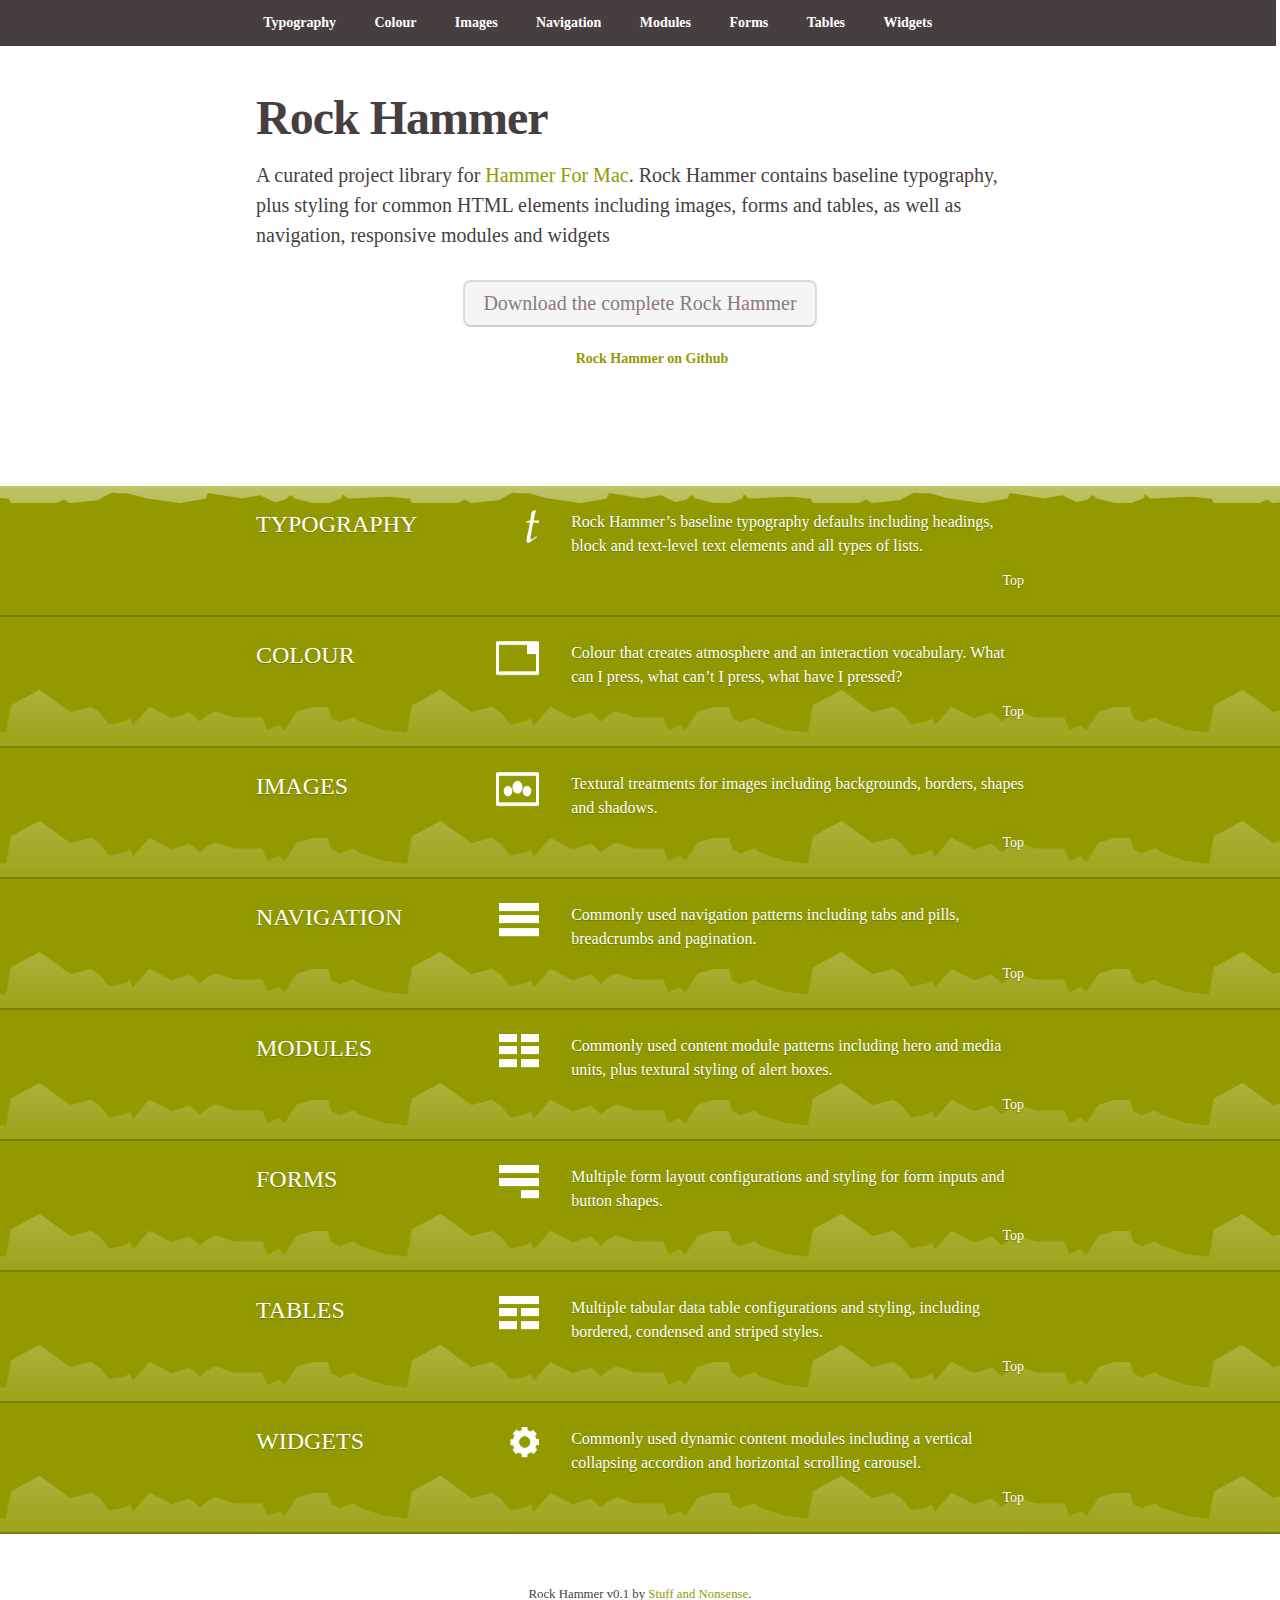
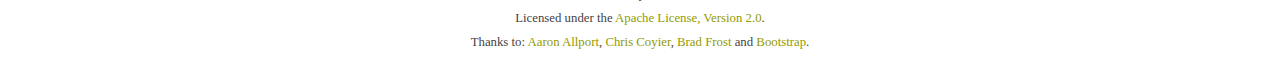
<file: github.io.html>
<!doctype html>

<!-- 
Rock Hammer by Andy Clarke
Version: 0.1
URL: http://stuffandnonsense.co.uk/projects/rock-hammer/
Apache License: v2.0. http://www.apache.org/licenses/LICENSE-2.0
-->
<!--[if lt IE 7]><html class="no-js lt-ie9 lt-ie8 lt-ie7" lang="en"> <![endif]-->
<!--[if (IE 7)&!(IEMobile)]><html class="no-js lt-ie9 lt-ie8" lang="en"><![endif]-->
<!--[if (IE 8)&!(IEMobile)]><html class="no-js lt-ie9" lang="en"><![endif]-->
<!--[if gt IE 8]><!--> <html class="no-js" lang="en"><!--<![endif]-->

<head>
<title>Rock Hammer</title>
<meta charset="utf-8">
<meta name="viewport" content="width=device-width, initial-scale=1.0">
<meta http-equiv="cleartype" content="on">
<meta http-equiv="X-UA-Compatible" content="IE=edge,chrome=1">

<meta name="description" content="">
<meta name="author" content="">

<!-- For all browsers -->
<link rel='stylesheet' href='css/rock-hammer.css'>

<!-- JavaScript -->
<script src='js/vendor/head.load.min.js'></script>
<script src='js/vendor/modernizr-2.6.2-min.js'></script>
<script src='js/vendor/jquery-1.8.3-min.js'></script>

<!--[if (lt IE 9) & (!IEMobile)]>
<script src='js/vendor/selectivizr-min.js'></script>
<link rel='stylesheet' href='css/lte-ie8.css'>
<![endif]-->

<link rel="shortcut icon" href="img/favicon.ico">
<link rel="shortcut icon" href="img/favicon.png">
<!-- <link rel="apple-touch-icon-precomposed" href="img/l/apple-touch-icon-precomposed.png"> -->
<!-- <link rel="apple-touch-icon-precomposed" sizes="72x72" href="img/m/apple-touch-icon-72x72-precomposed.png"> -->
<!-- <link rel="apple-touch-icon-precomposed" sizes="114x114" href="img/h/apple-touch-icon-114x114-precomposed.png"> -->
<!-- <link rel="apple-touch-icon-precomposed" sizes="144x144" href="img/h/apple-touch-icon-144x144-precomposed.png"> -->
<!--iOS -->
<!-- <meta name="apple-mobile-web-app-title" content="Rock Hammer"> -->
<!-- <meta name="viewport" content="initial-scale=1.0"> (Use if apple-mobile-web-app-capable below is set to yes) -->
<!-- <meta name="apple-mobile-web-app-capable" content="yes"> -->
<!-- <meta name="apple-mobile-web-app-status-bar-style" content="black"> -->
<!-- Startup images -->
<!-- <link rel="apple-touch-startup-image" href="img/startup/startup-320x460.png" media="screen and (max-device-width:320px)"> -->
<!-- <link rel="apple-touch-startup-image" href="img/startup/startup-640x920.png" media="(max-device-width:480px) and (-webkit-min-device-pixel-ratio:2)"> -->
<!-- <link rel="apple-touch-startup-image" href="img/startup/startup-640x1096.png" media="(max-device-width:548px) and (-webkit-min-device-pixel-ratio:2)"> -->
<!-- <link rel="apple-touch-startup-image" sizes="1024x748" href="img/startup/startup-1024x748.png" media="screen and (min-device-width:481px) and (max-device-width:1024px) and (orientation:landscape)"> -->
<!-- <link rel="apple-touch-startup-image" sizes="768x1004" href="img/startup/startup-768x1004.png" media="screen and (min-device-width:481px) and (max-device-width:1024px) and (orientation:portrait)"> -->
<!-- Windows 8 / RT -->
<meta name="msapplication-TileImage" content="img/h/apple-touch-icon-144x144-precomposed.png">
<meta name="msapplication-TileColor" content="#000">
</head>

<body class="samples" id="rock-hammer">

<a href="#navigation-toggle" class="navigation-toggle">Menu</a>
<nav id="navigation-toggle" role="navigation">
<ul>
<li><a href="#panel-typography">Typography</a></li>
<li><a href="#panel-colour">Colour</a></li>
<li><a href="#panel-images">Images</a></li>
<li><a href="#panel-navigation">Navigation</a></li>
<li><a href="#panel-modules">Modules</a></li>
<li><a href="#panel-forms">Forms</a></li>
<li><a href="#panel-tables">Tables</a></li>
<li><a href="#panel-widgets">Widgets</a></li>
</ul>
</nav>

<div class="container">

<section class="l-panel l-introduction">

<div class="hero-unit">
<h1>Rock Hammer</h1>
<p>A curated project library for <a href="http://hammerformac.com">Hammer For Mac</a>. Rock Hammer contains baseline typography, plus styling for common HTML elements including images, forms and tables, as well as navigation, responsive modules and widgets</p>
<p class="secondary"><a href="https://github.com/malarkey/rock-hammer/zipball/master" class="btn btn-large">Download the complete Rock Hammer</a></p>
<ul class="secondary inline">
<li><a href="https://github.com/malarkey/Rock-Hammer">Rock Hammer on Github</a></li>
</ul>
</div>

</section><!-- section -->

<!-- Next ============================== -->

<section class="l-panel" id="panel-typography">

<div class="l-trigger">
<div class="l-wrap">
<div class="l-summary">
<h1><a href="#panel-typography-hidden" data-toggle="collapse" data-target="#panel-typography-hidden">Typography</a></h1>
</div><!-- l-summary -->

<div class="l-content">
<p>Rock Hammer&#8217;s baseline typography defaults including headings, block and text-level text elements and all types of lists.</p>
<p><a href="#rock-hammer" title="Go to top">Top</a></p>
</div><!-- l-content -->
</div><!-- l-wrap -->
</div><!-- l-trigger -->

<div class="l-hidden collapse" id="panel-typography-hidden">

<!-- examples start -->

<div class="l-wrap">
<h2>Headings</h2>

<div class="l-summary">
<p>First-level headings are marked up using <code>&#8249;h1&#8250;</code> tags.</p>
<p class="secondary"><b>Typeface:</b> Palatino</p>
</div><!-- l-summary -->

<div class="l-content">
<h1>Heading level one</h1>
<p>The heading above is a first-level, heading one that may be used for page titles as well as titles in sectioning elements including <code>&#8249;body&#8250;</code>, <code>&#8249;section&#8250;</code> and <code>&#8249;article&#8250;</code>.</p>
</div><!-- l-content -->
</div><!-- l-wrap -->

<!-- Next -->

<div class="l-wrap">
<div class="l-summary">
<p>Second-level headings are marked up using <code>&#8249;h2&#8250;</code> tags.</p>
<p class="secondary"><b>Typeface:</b> Palatino</p>
</div><!-- l-summary -->

<div class="l-content">
<h2>Heading level two</h2>

<p>The heading above is a second-level, heading two. You may use more than one to create a document, section or article outline.</p>
</div><!-- l-content -->
</div><!-- l-wrap -->

<!-- Next -->

<div class="l-wrap">
<div class="l-summary">
<p>Third-level headings are marked up using <code>&#8249;h3&#8250;</code> tags.</p>
<p class="secondary"><b>Typeface:</b> Palatino</p>
</div><!-- l-summary -->

<div class="l-content">
<h3>Heading level three</h3>

<p>The heading above is a third-level, heading three. You may use more than one to create a document, section or article outline.</p>
</div><!-- l-content -->
</div><!-- l-wrap -->

<!-- Next -->

<div class="l-wrap">
<div class="l-summary">
<p>Fourth, fifth and sixth level headings are marked up using <code>&#8249;h4&#8250; &#8249;h5&#8250; &#8249;h6&#8250;</code> tags.</p>
<p class="secondary"><b>Typeface:</b> Palatino</p>
</div><!-- l-summary -->

<div class="l-content">
<h4>Heading 4</h4>
<h5>Heading 5</h5>
<h6>Heading 6</h6>

<p>The headings above are a fourth, fifth and sixth level, headings four, five and six. Use to create a document, section or article outline.</p>
</div><!-- l-content -->
</div><!-- l-wrap -->

<!-- Next -->

<div class="l-wrap">
<h2>Paragraphs</h2>

<div class="l-summary">
<h3>Unclassified paragraph</h3>
</div><!-- l-summary -->

<div class="l-content">
<p>A geologist&#8217;s hammer, rock hammer, rock pick or geological pick is a hammer used for splitting and breaking rocks.</p>
</div><!-- l-content -->
</div><!-- l-wrap -->

<!-- Next -->

<div class="l-wrap">
<div class="l-summary">
<h3>Lead paragraph</h3>
<p>An additional <code>lead</code> class alters a paragraph&#8217;s presentation.</p>
</div><!-- l-summary -->

<div class="l-content">
<p class="lead">A geologist&#8217;s hammer, rock hammer, rock pick or geological pick is a hammer used for splitting and breaking rocks. In field geology, they are used to obtain a fresh surface of a rock in order to determine its composition, nature, mineralogy, history and field estimate of rock strength. In fossil collecting and mineral collecting, they are employed to break rocks with the aim of revealing fossils inside. Geologists&#8217; hammers are also sometimes used for scale in a photograph.</p>
</div><!-- l-content -->
</div><!-- l-wrap -->


<!-- Next -->

<div class="l-wrap">
<div class="l-summary">
<h3>Secondary paragraph</h3>
<p>An additional <code>secondary</code> class alters a paragraph&#8217;s presentation.</p>
</div><!-- l-summary -->

<div class="l-content">
<p class="secondary">A geologist&#8217;s hammer, rock hammer, rock pick or geological pick is a hammer used for splitting and breaking rocks. In field geology, they are used to obtain a fresh surface of a rock in order to determine its composition, nature, mineralogy, history and field estimate of rock strength. In fossil collecting and mineral collecting, they are employed to break rocks with the aim of revealing fossils inside. Geologists&#8217; hammers are also sometimes used for scale in a photograph.</p>
</div><!-- l-content -->
</div><!-- l-wrap -->

<!-- Next -->

<div class="l-wrap">
<div class="l-summary">
<h3>Tertiary paragraph</h3>
<p>An additional <code>tertiary</code> class alters a paragraph&#8217;s presentation.</p>
</div><!-- l-summary -->

<div class="l-content">
<p class="tertiary">A geologist&#8217;s hammer, rock hammer, rock pick or geological pick is a hammer used for splitting and breaking rocks. In field geology, they are used to obtain a fresh surface of a rock in order to determine its composition, nature, mineralogy, history and field estimate of rock strength. In fossil collecting and mineral collecting, they are employed to break rocks with the aim of revealing fossils inside. Geologists&#8217; hammers are also sometimes used for scale in a photograph.</p>
</div><!-- l-content -->
</div><!-- l-wrap -->

<!-- Next -->

<div class="l-wrap">
<h2>Quotations</h2>

<div class="l-summary"> 
<p>Block quotes are marked up using <code>&#8249;blockquote&#8250;</code> tags. You may use an optional <code>&#8249;cite&#8250;</code> element to cite an attribution.</p>
</div><!-- l-summary -->

<div class="l-content">
<blockquote>
<p>A geologist&#8217;s hammer, rock hammer, rock pick or geological pick is a hammer used for splitting and breaking rocks. In field geology, they are used to obtain a fresh surface of a rock in order to determine its composition, nature, mineralogy, history and field estimate of rock strength. In fossil collecting and mineral collecting, they are employed to break rocks with the aim of revealing fossils inside. Geologists&#8217; hammers are also sometimes used for scale in a photograph.</p>
<small><cite>Rock Hammer</cite></small>
</blockquote>
</div><!-- l-content -->
</div><!-- l-wrap -->

<!-- Next -->

<div class="l-wrap">

<div class="l-summary">
<p>An additional <code>pull-right</code> class alters a block quote&#8217;s presentation.</p>
</div><!-- l-summary -->

<div class="l-content">
<blockquote class="pull-right">
<p>A geologist&#8217;s hammer, rock hammer, rock pick or geological pick is a hammer used for splitting and breaking rocks.</p>
<small><cite>Rock Hammer</cite></small>
</blockquote>
</div><!-- l-content -->
</div><!-- l-wrap -->

<!-- Next -->

<div class="l-wrap">
<h2>Lists</h2>

<div class="l-summary">
<p class="secondary">There are several types of HTML list. List items are marked up using <code>&#8249;li&#8250;</code>.</p>

<ul style="padding-bottom:2rem;display:table-cell;margin-left:22px;padding-left:3.45rem;">
<li style="float:left;width:32px;list-style-type:disc;font-size:6.4rem;"></li>
<li style="float:left;width:32px;list-style-type:circle;font-size:6.4rem;"></li>
<li style="float:left;width:32px;list-style-type:square;font-size:6.4rem;"></li>
<li style="float:left;width:32px;list-style-type:decimal;font-size:3rem;"></li>
<li style="float:left;width:32px;list-style-type:lower-alpha;font-size:3rem;"></li>
</ul>
</div><!-- l-summary -->

<div class="l-content">
<ul style="padding-left:3.25rem;margin-bottom:3rem;margin-left:22px;font-size:1.4rem;overflow:hidden;padding-left:3.25rem;">
<li style="float:left;width:44.25%;min-width:14rem;list-style-type:none;">None</li>
<li style="float:left;width:44.25%;min-width:14rem;list-style-type:disc;">Disc</li>
<li style="float:left;width:44.25%;min-width:14rem;list-style-type:circle;">Circle</li>
<li style="float:left;width:44.25%;min-width:14rem;list-style-type:square;">Square</li>
<li style="float:left;width:44.25%;min-width:14rem;list-style-type:decimal;">Decimal</li>
<li style="float:left;width:44.25%;min-width:14rem;list-style-type:decimal-leading-zero;">Decimal leading zero</li>
<li style="float:left;width:44.25%;min-width:14rem;list-style-type:upper-roman;">Upper roman</li>
<li style="float:left;width:44.25%;min-width:14rem;list-style-type:lower-greek;">Lower greek</li>
<li style="float:left;width:44.25%;min-width:14rem;list-style-type:lower-alpha;">Lower alpha</li>
<li style="float:left;width:44.25%;min-width:14rem;list-style-type:upper-alpha;">Upper alpha</li>
<li style="float:left;width:44.25%;min-width:14rem;list-style-type:armenian;">Armenian</li>
<li style="float:left;width:44.25%;min-width:14rem;list-style-type:georgian;">Georgian</li>
</ul>
</div><!-- l-content -->
</div><!-- l-wrap -->

<div class="l-wrap">
<div class="l-summary">
<h3>Unordered list</h3>
<p>Unordered lists are marked up using <code>&#8249;ul&#8250;</code> tags. An unordered list describes a collection of items.</p>
</div><!-- l-summary -->

<div class="l-content">
<ul>
<li>Unordered list item</li>
<li>Unordered list item</li>
<li>Unordered list item</li>
<li>Unordered list item</li>
<li>Unordered list item</li>
<li>Unordered list item</li>
</ul>
</div><!-- l-content -->
</div><!-- l-wrap -->

<!-- Next -->

<div class="l-wrap">
<div class="l-summary">
<h3>Nested unordered list</h3>
</div><!-- l-summary -->

<div class="l-content">
<ul>
<li>Unordered list item</li>
<li>
<ul>
<li>Nested unordered list item</li>
<li>Nested unordered list item</li>
<li>Nested unordered list item</li>
</ul>
</li>
<li>Unordered list item</li>
</ul>
</div><!-- l-content -->
</div><!-- l-wrap -->

<!-- Next -->

<div class="l-wrap">
<div class="l-summary">
<p>An additional <code>inline</code> class alters a list&#8217;s presentation.</p>
</div><!-- l-summary -->

<div class="l-content">
<ul class="inline">
<li>Inline list item</li>
<li>Inline list item</li>
<li>Inline list item</li>
</ul>
</div><!-- l-content -->
</div><!-- l-wrap -->

<!-- Next -->

<div class="l-wrap">

<div class="l-summary">
<h3>Ordered list</h3>
<p>Ordered lists are marked up using <code>&#8249;ol&#8250;</code> tags. An ordered list may have various numbering schemes presented through CSS.</p>
</div><!-- l-summary -->

<div class="l-content">
<ol>
<li>Ordered list item</li>
<li>Ordered list item</li>
<li>Ordered list item</li>
<li>Ordered list item</li>
<li>Ordered list item</li>
<li>Ordered list item</li>
</ol>
</div><!-- l-content -->
</div><!-- l-wrap -->

<!-- Next -->

<div class="l-wrap">
<div class="l-summary">
<h3>Nested ordered list</h3>
</div><!-- l-summary -->

<div class="l-content">
<ol>
<li>Ordered list item</li>
<li>
<ol>
<li>Nested ordered list item</li>
<li>Nested ordered list item</li>
<li>Nested ordered list item</li>
</ol>
</li>
<li>Ordered list item</li>
</ol>
</div><!-- l-content -->
</div><!-- l-wrap -->

<!-- Next -->

<div class="l-wrap">
<div class="l-summary">
<h3>Footnotes</h3>
</div><!-- l-summary -->

<div class="l-content">
<ol class="footnotes">
<li>Footnote ordered list item <sup><a href="" title="Back">&#8593;</a></sup></li>
<li>Footnote ordered list item <sup><a href="" title="Back">&#8593;</a></sup></li>
<li>Footnote ordered list item <sup><a href="" title="Back">&#8593;</a></sup></li>
</ol>
</div><!-- l-content -->
</div><!-- l-wrap -->

<!-- Next -->

<div class="l-wrap">
<div class="l-summary">
<h3>Definition list</h3>

<p>A definition list <code>&#8249;dl&#8250;</code> consists of pairs of definition terms <code>&#8249;dt&#8250;</code> and definition descriptions <code>&#8249;dd&#8250;</code>.</p>
</div><!-- l-summary -->

<div class="l-content">
<dl>
<dt>Rock Hammer</dt>
<dd>A geologist&#8217;s hammer, rock hammer, rock pick or geological pick is a hammer used for splitting and breaking rocks.</dd>
</dl>
</div><!-- l-content -->
</div><!-- l-wrap -->

<!-- Next -->

<div class="l-wrap">
<div class="l-summary">
<h3>Horizontal definition list</h3>
<p>An additional <code>dl-horizontal</code> class alters a definition list&#8217;s presentation.</p>
</div><!-- l-summary -->

<div class="l-content">
<dl class="dl-horizontal">
<dt>Rock Hammer</dt>
<dd>A geologist&#8217;s hammer, rock hammer, rock pick or geological pick is a hammer used for splitting and breaking rocks.</dd>
</dl>
</div><!-- l-content -->
</div><!-- l-wrap -->

<!-- Next -->

<div class="l-wrap">
<h2>Text level elements</h2>
<p>Text level <abbr title="HyperText Markup Language">HTML</abbr> elements may be used within other elements. They include: <em>em</em> and <strong>strong</strong> for semantic emphasis, <i>i</i> and <b>b</b> for presentational formatting, <abbr title="Abbreviation">abbr</abbr> abbreviations, <cite>cite</cite> citations, <code>code</code> example, <del>del</del>, <ins>ins</ins> for visibly deleted and inserted content, <dfn>dfn</dfn> definitions, <mark>mark</mark> for highlighted passages and <sup>sup</sup> superscript and <sub>sub</sub> subscript.</p>

</div><!-- l-wrap -->

</div><!-- l-hidden -->
</section><!-- section -->

<!-- Next ============================== -->

<section class="l-panel" id="panel-colour">

<div class="l-trigger">
<div class="l-wrap">
<div class="l-summary">
<h1><a href="#panel-colour-hidden" data-toggle="collapse" data-target="#panel-colour-hidden">Colour</a></h1>
</div><!-- l-summary -->

<div class="l-content">
<p>Colour that creates atmosphere and an interaction vocabulary. What can I press, what can&#8217;t I press, what have I pressed?</p>
<p><a href="#rock-hammer" title="Go to top">Top</a></p>
</div><!-- l-content -->
</div><!-- l-wrap -->
</div><!-- l-trigger -->

<div class="l-hidden collapse" id="panel-colour-hidden">
<div class="l-wrap">
<div class="l-summary">
<h3>Primary colour</h3>
<p class="secondary">rgb(146,154,0)</p>
</div><!-- l-summary -->

<div class="l-content">
<div class="swatch swatch-base">
<div class="swatch-row swatch-row-one clearfix">
<span></span>
<span></span>
<span></span>
<span></span>
</div>
<div class="swatch-row swatch-row-two clearfix">
<span></span>
<span></span>
<span></span>
<span></span>
</div>
</div>
</div><!-- l-content -->
</div><!-- l-wrap -->

<!-- Next -->

<div class="l-wrap">
<div class="l-summary">
<h3>Secondary colour</h3>
<p class="secondary">rgb(164,50,21)</p>
</div><!-- l-summary -->

<div class="l-content">
<div class="swatch swatch-secondary">
<div class="swatch-row swatch-row-one clearfix">
<span></span>
<span></span>
<span></span>
<span></span>
</div>
<div class="swatch-row swatch-row-two clearfix">
<span></span>
<span></span>
<span></span>
<span></span>
</div>
</div>
</div><!-- l-content -->
</div><!-- l-wrap -->

<!-- Next -->

<div class="l-wrap">
<div class="l-summary">
<h3>Tertiary colour</h3>
<p class="secondary">rgb(41,47,54)</p>
</div><!-- l-summary -->

<div class="l-content">
<div class="swatch swatch-tertiary">
<div class="swatch-row swatch-row-one clearfix">
<span></span>
<span></span>
<span></span>
<span></span>
</div>
<div class="swatch-row swatch-row-two clearfix">
<span></span>
<span></span>
<span></span>
<span></span>
</div>
</div>
</div><!-- l-content -->
</div><!-- l-wrap -->

<!-- Next -->

<div class="l-wrap">
<div class="l-summary">
<h3>Neutral colour</h3>
<p class="secondary">rgb(41,47,54)</p>
</div><!-- l-summary -->

<div class="l-content">
<div class="swatch swatch-neutral">
<div class="swatch-row swatch-row-one clearfix">
<span></span>
<span></span>
<span></span>
<span></span>
</div>
<div class="swatch-row swatch-row-two clearfix">
<span></span>
<span></span>
<span></span>
<span></span>
</div>
</div>
</div><!-- l-content -->
</div><!-- l-wrap -->

</div><!-- l-hidden -->
</section><!-- section -->

<!-- Next ============================== -->

<section class="l-panel" id="panel-images">

<div class="l-trigger">
<div class="l-wrap">
<div class="l-summary">
<h1><a href="#panel-images-hidden" data-toggle="collapse" data-target="#panel-images-hidden">Images</a></h1>
</div><!-- l-summary -->

<div class="l-content">
<p>Textural treatments for images including backgrounds, borders, shapes and shadows.</p>
<p><a href="#rock-hammer" title="Go to top">Top</a></p>
</div><!-- l-content -->
</div><!-- l-wrap -->
</div><!-- l-trigger -->

<div class="l-hidden collapse" id="panel-images-hidden">

<div class="l-wrap">
<div class="l-summary">
<p><b>Note:</b> <code>img-rounded</code> and <code>img-circle</code> are unsupported by IE7-8.</p>
</div><!-- l-summary -->

<div class="l-content">
<p><img src="img/tmp/rock-hammer-1.jpg" width="128" alt="" class="img-rounded">
<img src="img/tmp/rock-hammer-2.jpg" width="128" alt="" class="img-circle">
<img src="img/tmp/rock-hammer-3.jpg" width="128" alt="" class="img-polaroid"></p>
</div><!-- l-content -->
</div><!-- l-wrap -->

<!-- Next -->

<div class="l-wrap">
<div class="l-summary">
<h3>Figures and figcaptions</h3>
</div><!-- l-summary -->

<div class="l-content">
<figure>
<img src="img/tmp/rock-hammer-1.jpg" width="128" alt="" class="img-rounded">
<figcaption>Figure caption</figcaption>
</figure>
</div><!-- l-content -->
</div><!-- l-wrap -->

</div><!-- l-hidden -->
</section><!-- section -->

<!-- Next ============================== -->

<section class="l-panel" id="panel-navigation">

<div class="l-trigger">
<div class="l-wrap">
<div class="l-summary">
<h1><a href="#panel-navigation-hidden" data-toggle="collapse" data-target="#panel-navigation-hidden">Navigation</a></h1>
</div><!-- l-summary -->

<div class="l-content">
<p>Commonly used navigation patterns including tabs and pills, breadcrumbs and pagination.</p>
<p><a href="#rock-hammer" title="Go to top">Top</a></p>
</div><!-- l-content -->
</div><!-- l-wrap -->
</div><!-- l-trigger -->

<div class="l-hidden collapse" id="panel-navigation-hidden">

<div class="l-wrap">
<div class="l-summary">
<h3>Basic navbar</h3>
<p>Basic navbar is marked up using <code>&#8249;ul&#8250;</code> tags with an additional <code>navbar</code> and <code>navbar--inner</code> classes.</p>
</div><!-- l-summary -->

<div class="l-content">
<!-- http://twitter.github.com/bootstrap/components.html#navbar -->
<div class="navbar">
<div class="navbar__inner">
<a class="navbar__brand" href="">Rock Hammer</a>
<ul class="nav">
<li class="active"><a href="">One</a></li>
<li><a href="">Two</a></li>
<!-- <li class="divider-vertical"></li> -->
<li><a href="">Three</a></li>
</ul>
</div>
</div>
</div><!-- l-content -->
</div><!-- l-wrap -->

<!-- Next -->

<div class="l-wrap">
<h2>Tabs</h2>

<div class="l-summary">
<h3>Tabbed navigation</h3>
<p>All navigation units are marked up using <code>&#8249;ul&#8250;</code> tags with an additional <code>nav nav-tabs</code> classes.</p>
</div><!-- l-summary -->

<div class="l-content">
<!-- http://twitter.github.com/bootstrap/components.html#navs -->
<div class="tabbable">
<ul class="nav nav-tabs">
<li class="active"><a href="#tab1" data-toggle="tab">Section 1</a></li>
<li><a href="#tab2" data-toggle="tab">Section 2</a></li>
</ul>

<div class="tab-content">
<div class="tab-pane fade active" id="tab1">
<p>A geologist&#8217;s hammer, rock hammer, rock pick or geological pick is a hammer used for splitting and breaking rocks.</p>
</div><!-- tab-pane -->

<!-- Next -->

<div class="tab-pane fade" id="tab2">
<p>A geologist&#8217;s hammer, rock hammer, rock pick or geological pick is a hammer used for splitting and breaking rocks. In field geology, they are used to obtain a fresh surface of a rock in order to determine its composition, nature, mineralogy, history and field estimate of rock strength. In fossil collecting and mineral collecting, they are employed to break rocks with the aim of revealing fossils inside. Geologists&#8217; hammers are also sometimes used for scale in a photograph.</p>
</div><!-- tab-pane -->
</div><!-- tab-content -->
</div><!-- tabbable -->
</div><!-- l-content -->
</div><!-- l-wrap -->

<!-- Next -->

<div class="l-wrap">
<div class="l-summary">
<h3>Navigation tabbed below</h3>
<p>An additional <code>tabs-below</code> class alters the presentation.</p>
</div><!-- l-summary -->

<div class="l-content">
<!-- http://twitter.github.com/bootstrap/components.html#navs -->
<div class="tabbable tabs-below">
<ul class="nav nav-tabs">
<li class="active"><a href="#tab1" data-toggle="tab">Section 1</a></li>
<li><a href="#tab2" data-toggle="tab">Section 2</a></li>
</ul>

<div class="tab-content">
<div class="tab-pane fade active" id="tab1">
<p>A geologist&#8217;s hammer, rock hammer, rock pick or geological pick is a hammer used for splitting and breaking rocks.</p>
</div><!-- tab-pane -->

<!-- Next -->

<div class="tab-pane fade" id="tab2">
<p>A geologist&#8217;s hammer, rock hammer, rock pick or geological pick is a hammer used for splitting and breaking rocks. In field geology, they are used to obtain a fresh surface of a rock in order to determine its composition, nature, mineralogy, history and field estimate of rock strength. In fossil collecting and mineral collecting, they are employed to break rocks with the aim of revealing fossils inside. Geologists&#8217; hammers are also sometimes used for scale in a photograph.</p>
</div><!-- tab-pane -->
</div><!-- tab-content -->
</div><!-- tabbable -->
</div><!-- l-content -->
</div><!-- l-wrap -->

<!-- Next -->

<div class="l-wrap">
<div class="l-summary">
<h3>Navigation tabbed left</h3>
<p>An additional <code>tabs-left</code> class alters the presentation.</p>
</div><!-- l-summary -->

<div class="l-content">
<!-- http://twitter.github.com/bootstrap/components.html#navs -->
<div class="tabbable tabs-left">
<ul class="nav nav-tabs">
<li class="active"><a href="#tab1" data-toggle="tab">Section 1</a></li>
<li><a href="#tab2" data-toggle="tab">Section 2</a></li>
</ul>

<div class="tab-content">
<div class="tab-pane fade active" id="tab1">
<p>A geologist&#8217;s hammer, rock hammer, rock pick or geological pick is a hammer used for splitting and breaking rocks.</p>
</div><!-- tab-pane -->

<!-- Next -->

<div class="tab-pane fade" id="tab2">
<p>A geologist&#8217;s hammer, rock hammer, rock pick or geological pick is a hammer used for splitting and breaking rocks. In field geology, they are used to obtain a fresh surface of a rock in order to determine its composition, nature, mineralogy, history and field estimate of rock strength. In fossil collecting and mineral collecting, they are employed to break rocks with the aim of revealing fossils inside. Geologists&#8217; hammers are also sometimes used for scale in a photograph.</p>
</div><!-- tab-pane -->
</div><!-- tab-content -->
</div><!-- tabbable -->
</div><!-- l-content -->
</div><!-- l-wrap -->

<!-- Next -->

<div class="l-wrap">
<div class="l-summary">
<h3>Navigation tabbed right</h3>
<p>An additional <code>tabs-right</code> class alters the presentation.</p>
</div><!-- l-summary -->

<div class="l-content">
<!-- http://twitter.github.com/bootstrap/components.html#navs -->
<div class="tabbable tabs-right">
<ul class="nav nav-tabs">
<li class="active"><a href="#tab1" data-toggle="tab">Section 1</a></li>
<li><a href="#tab2" data-toggle="tab">Section 2</a></li>
<li><a href="#tab3" data-toggle="tab">Section 3</a></li>
</ul>

<div class="tab-content">
<div class="tab-pane fade active" id="tab1">
<p>A geologist&#8217;s hammer, rock hammer, rock pick or geological pick is a hammer used for splitting and breaking rocks.</p>
</div><!-- tab-pane -->

<!-- Next -->

<div class="tab-pane fade" id="tab2">
<p>A geologist&#8217;s hammer, rock hammer, rock pick or geological pick is a hammer used for splitting and breaking rocks.</p>
</div><!-- tab-pane -->

<!-- Next -->

<div class="tab-pane fade" id="tab3">
<p>A geologist&#8217;s hammer, rock hammer, rock pick or geological pick is a hammer used for splitting and breaking rocks. In field geology, they are used to obtain a fresh surface of a rock in order to determine its composition, nature, mineralogy, history and field estimate of rock strength. In fossil collecting and mineral collecting, they are employed to break rocks with the aim of revealing fossils inside. Geologists&#8217; hammers are also sometimes used for scale in a photograph.</p>
</div><!-- tab-pane -->

</div><!-- tab-content -->
</div><!-- tabbable -->
</div><!-- l-content -->
</div><!-- l-wrap -->

<!-- Next -->

<div class="l-wrap">
<div class="l-summary">
<h3>Breadcrumbs</h3>
<p>Breadcrumbs are marked up using <code>&#8249;ul&#8250;</code> tags with an additional <code>breadcrumb</code> class.</p>
</div><!-- l-summary -->

<div class="l-content">
<!-- http://twitter.github.com/bootstrap/components.html#breadcrumbs -->
<ul class="breadcrumb">
<li><a href="">Home</a> <span class="divider">/</span></li>
<li><a href="">One</a> <span class="divider">/</span></li>
<li class="active">Two</li>
</ul>
</div><!-- l-content -->
</div><!-- l-wrap -->

<!-- Next -->

<div class="l-wrap">
<div class="l-summary">
<h3>Responsive Breadcrumbs</h3>
<p>Responsive breadcrumbs are marked up using containing <code>&#8249;div&#8250;</code> tags with a <code>crumbs-container</code> class and <code>&#8249;ul&#8250;</code> child tags with an additional <code>crumbs</code> class.</p>
</div><!-- l-summary -->

<div class="l-content">
<!-- http://codepen.io/bradfrost/pen/DCgax -->
<div class="crumbs-container">
<ul class="crumbs">
<li><a href="#">Grandparent</a></li>
<li><a href="#">Parent</a></li>
<li><a href="#">Child</a></li>
<li class="last"><a href="#">Grandchild</a></li>
</ul>
</div>
</div><!-- l-content -->
</div><!-- l-wrap -->

<!-- Next -->

<div class="l-wrap">
<div class="l-summary">
<h3>Pill shaped navigation</h3>
<p>Pills are marked up using <code>&#8249;ul&#8250;</code> tags with additional <code>nav</code> and <code>nav-pills</code> classes.</p>
</div><!-- l-summary -->

<div class="l-content">
<!-- http://twitter.github.com/bootstrap/components.html#navs -->
<ul class="nav nav-pills">
<li class="disabled"><a href="">One</a></li>
<li class="active"><a href="">Two</a></li>
<li><a href="">Three</a></li>
</ul>
</div><!-- l-content -->
</div><!-- l-wrap -->

<!-- Next -->

<div class="l-wrap">
<div class="l-summary">
<h3>List navigation</h3>
<p>Lists are marked up using <code>&#8249;ul&#8250;</code> tags with additional <code>nav</code> and <code>nav-list</code> classes. <code>nav-header</code> class also alters the presentation of list items.</p>
</div><!-- l-summary -->

<div class="l-content">
<!-- http://twitter.github.com/bootstrap/components.html#navs -->
<ul class="nav nav-list">
<li class="nav-header">Nav header</li>
<li><a href="">One</a></li>
<li><a href="">Two</a></li>
<li><a href="">Three</a></li>
<li class="divider"></li>
<li><a href="">Four</a></li>
</ul>
</div><!-- l-content -->
</div><!-- l-wrap -->

<!-- Next -->

<div class="l-wrap">
<div class="l-summary">
<h3>Stacked tabbed navigation</h3>
<p>Stacked tabs are marked up using <code>&#8249;ul&#8250;</code> tags with additional <code>nav</code>, <code>nav-tabs</code> and <code>nav-stacked</code> classes.</p>
</div><!-- l-summary -->

<div class="l-content">
<!-- http://twitter.github.com/bootstrap/components.html#navs -->
<ul class="nav nav-tabs nav-stacked">
<li class="active"><a href="">One</a></li>
<li><a href="">Two</a></li>
<li><a href="">Three</a></li>
</ul>
</div><!-- l-content -->
</div><!-- l-wrap -->

<!-- Next -->

<div class="l-wrap">
<div class="l-summary">
<h3>Stacked pill shaped navigation</h3>
<p>Stacked pills are marked up using <code>&#8249;ul&#8250;</code> tags with additional <code>nav</code>, <code>nav-pills</code> and <code>nav-stacked</code> classes.</p>
</div><!-- l-summary -->

<div class="l-content">
<!-- http://twitter.github.com/bootstrap/components.html#navs -->
<ul class="nav nav-pills nav-stacked">
<li class="active"><a href="">One</a></li>
<li><a href="">Two</a></li>
<li><a href="">Three</a></li>
</ul>
</div><!-- l-content -->
</div><!-- l-wrap -->

<!-- Next -->

<div class="l-wrap">
<h2>Pagination</h2>
<div class="l-summary">
<p>All pagination units are marked up using <code>&#8249;ul&#8250;</code> tags with an additional <code>pagination</code> class.</p>
</div><!-- l-summary -->

<div class="l-content">
<!-- http://twitter.github.com/bootstrap/components.html#pagination -->
<div class="pagination">
<ul>
<li><a href="">Prev</a></li>
<li><a href="">1</a></li>
<li class="active"><a href="">2</a></li>
<li><a href="">3</a></li>
<li><a href="">4</a></li>
<li><a href="">Next</a></li>
</ul>
</div>

<div class="pagination">
<ul>
<li><a href="" title="Previous">&#8592;</a></li>
<li><a href="">1</a></li>
<li class="active"><a href="">2</a></li>
<li><a href="">3</a></li>
<li><a href="">4</a></li>
<li><a href="" title="Next">&#8594;</a></li>
</ul>
</div>

<div class="pagination">
<ul>
<li><a href="" title="Previous">&#171;</a></li>
<li><a href="">1</a></li>
<li class="active"><a href="">2</a></li>
<li><a href="">3</a></li>
<li><a href="">4</a></li>
<li><a href="" title="Next">&#187;</a></li>
</ul>
</div>
</div><!-- l-content -->
</div><!-- l-wrap -->

<!-- Next -->

<div class="l-wrap">
<div class="l-summary">
<h3>Centered pagination</h3>
<p>An additional <code>pagination-centered</code> class alters the presentation.</p>
</div><!-- l-summary -->

<div class="l-content">
<!-- http://twitter.github.com/bootstrap/components.html#pagination -->
<div class="pagination pagination-centered">
<ul>
<li><a href="">Prev</a></li>
<li><a href="">1</a></li>
<li class="active"><a href="">2</a></li>
<li><a href="">3</a></li>
<li><a href="">4</a></li>
<li><a href="">Next</a></li>
</ul>
</div>

<div class="pagination pagination-centered">
<ul>
<li><a href="" title="Previous">&#8592;</a></li>
<li><a href="">1</a></li>
<li class="active"><a href="">2</a></li>
<li><a href="">3</a></li>
<li><a href="">4</a></li>
<li><a href="" title="Next">&#8594;</a></li>
</ul>
</div>

<div class="pagination pagination-centered">
<ul>
<li><a href="" title="Previous">&#171;</a></li>
<li><a href="">1</a></li>
<li class="active"><a href="">2</a></li>
<li><a href="">3</a></li>
<li><a href="">4</a></li>
<li><a href="" title="Next">&#187;</a></li>
</ul>
</div>
</div><!-- l-content -->
</div><!-- l-wrap -->

<!-- Next -->

<div class="l-wrap">
<div class="l-summary">
<h3>Right aligned pagination</h3>
<p>An additional <code>pagination-right</code> class alters the presentation.</p>
</div><!-- l-summary -->

<div class="l-content">
<!-- http://twitter.github.com/bootstrap/components.html#pagination -->
<div class="pagination pagination-right">
<ul>
<li><a href="">Prev</a></li>
<li><a href="">1</a></li>
<li class="active"><a href="">2</a></li>
<li><a href="">3</a></li>
<li><a href="">4</a></li>
<li><a href="">Next</a></li>
</ul>
</div>

<div class="pagination pagination-right">
<ul>
<li><a href="" title="Previous">&#8592;</a></li>
<li><a href="">1</a></li>
<li class="active"><a href="">2</a></li>
<li><a href="">3</a></li>
<li><a href="">4</a></li>
<li><a href="" title="Next">&#8594;</a></li>
</ul>
</div>

<div class="pagination pagination-right">
<ul>
<li><a href="" title="Previous">&#171;</a></li>
<li><a href="">1</a></li>
<li class="active"><a href="">2</a></li>
<li><a href="">3</a></li>
<li><a href="">4</a></li>
<li><a href="" title="Next">&#187;</a></li>
</ul>
</div>
</div><!-- l-content -->
</div><!-- l-wrap -->

<!-- Next -->

<div class="l-wrap">
<div class="l-summary">
<h3>Pagination sizes</h3>
<p>Additional <code>pagination-large</code>, <code>pagination-small</code> and <code>pagination-mini</code> classes alters the presentation.</p>
</div><!-- l-summary -->

<div class="l-content">
<!-- http://twitter.github.com/bootstrap/components.html#pagination -->
<div class="pagination pagination-large">
<ul>
<li><a href="">Prev</a></li>
<li><a href="">1</a></li>
<li class="active"><a href="">2</a></li>
<li><a href="">3</a></li>
<li><a href="">4</a></li>
<li><a href="">Next</a></li>
</ul>
</div>

<div class="pagination pagination-large">
<ul>
<li><a href="" title="Previous">&#171;</a></li>
<li><a href="">1</a></li>
<li class="active"><a href="">2</a></li>
<li><a href="">3</a></li>
<li><a href="">4</a></li>
<li><a href="" title="Next">&#187;</a></li>
</ul>
</div>

<div class="pagination pagination-small">
<ul>
<li><a href="">Prev</a></li>
<li><a href="">1</a></li>
<li class="active"><a href="">2</a></li>
<li><a href="">3</a></li>
<li><a href="">4</a></li>
<li><a href="">Next</a></li>
</ul>
</div>

<div class="pagination pagination-small">
<ul>
<li><a href="" title="Previous">&#171;</a></li>
<li><a href="">1</a></li>
<li class="active"><a href="">2</a></li>
<li><a href="">3</a></li>
<li><a href="">4</a></li>
<li><a href="" title="Next">&#187;</a></li>
</ul>
</div>

<div class="pagination pagination-mini">
<ul>
<li><a href="">Prev</a></li>
<li><a href="">1</a></li>
<li class="active"><a href="">2</a></li>
<li><a href="">3</a></li>
<li><a href="">4</a></li>
<li><a href="">Next</a></li>
</ul>
</div>

<div class="pagination pagination-mini">
<ul>
<li><a href="" title="Previous">&#171;</a></li>
<li><a href="">1</a></li>
<li class="active"><a href="">2</a></li>
<li><a href="">3</a></li>
<li><a href="">4</a></li>
<li><a href="" title="Next">&#187;</a></li>
</ul>
</div>
</div><!-- l-content -->
</div><!-- l-wrap -->

<!-- Next -->

<div class="l-wrap">
<div class="l-summary">
<h2>Pager</h2>
<p>Pager units are marked up using <code>&#8249;ul&#8250;</code> tags with an additional <code>pager</code> class.</p>
</div><!-- l-summary -->

<div class="l-content">
<!-- http://twitter.github.com/bootstrap/components.html -->
<ul class="pager">
<li><a href="">&larr; <abbr>Prev</abbr></a></li>
<li><a href="">Next &rarr;</a></li>
</ul>
</div><!-- l-content -->
</div><!-- l-wrap -->

</div><!-- hidden -->

</section><!-- section -->

<!-- Next ============================== -->

<section class="l-panel" id="panel-modules">

<div class="l-trigger">
<div class="l-wrap">
<div class="l-summary">
<h1><a href="#panel-modules-hidden" data-toggle="collapse" data-target="#panel-modules-hidden">Modules</a></h1>
</div><!-- l-summary -->

<div class="l-content">
<p>Commonly used content module patterns including hero and media units, plus textural styling of alert boxes.</p>
<p><a href="#rock-hammer" title="Go to top">Top</a></p>
</div><!-- l-content -->
</div><!-- l-wrap -->
</div><!-- l-trigger -->

<div class="l-hidden collapse" id="panel-modules-hidden">

<div class="l-wrap">
<h2>Hero unit</h2>
<p>Hero units are marked up using <code>&#8249;div&#8250;</code> tags with an additional <code>hero-unit</code> class.</p>
<!-- http://twitter.github.com/bootstrap/components.html#misc -->
<div class="hero-unit">
<h1>Rock Hammer</h1>
<p>A geologist&#8217;s hammer, rock hammer, rock pick or geological pick is a hammer used for splitting and breaking rocks.</p>
<p><a href="" class="btn btn-primary btn-large">Learn more</a></p>
</div>
</div><!-- l-wrap -->

<!-- Next -->

<div class="l-wrap">
<div class="l-summary">
<h3>Media</h3>
<p>All media units are marked up using <code>&#8249;div&#8250;</code> tags with additional <code>media-unit</code>, <code>media-body</code> and <code>media-heading</code> classes. Optional <code>pull-left</code> and <code>pull-right</code> classes float anchored images.</p>
</div><!-- l-summary -->

<div class="l-content">
<!-- http://twitter.github.com/bootstrap/components.html#media -->
<div class="media">
<a class="pull-left" href=""><img class="media-object" width="64" src="img/tmp/rock-hammer-1.jpg" alt=""></a>
<div class="media-body">
<h4 class="media-heading">Rock Hammer</h4>
<p>A geologist&#8217;s hammer, rock hammer, rock pick or geological pick is a hammer used for splitting and breaking rocks.</p>
</div><!-- media-body -->
</div><!-- media -->

<!-- Next -->

<div class="media">
<a class="pull-right" href=""><img class="media-object" width="64" src="img/tmp/rock-hammer-2.jpg" alt=""></a>
<div class="media-body">
<h4 class="media-heading">Rock Hammer</h4>
<p>A geologist&#8217;s hammer, rock hammer, rock pick or geological pick is a hammer used for splitting and breaking rocks.</p>
</div><!-- media-body -->
</div><!-- media -->

<!-- Next -->

<div class="media">
<a class="pull-left" href=""><img class="media-object" width="64" src="img/tmp/rock-hammer-3.jpg" alt=""></a>
<div class="media-body">
<h4 class="media-heading">Rock Hammer</h4>
<p>A geologist&#8217;s hammer, rock hammer, rock pick or geological pick is a hammer used for splitting and breaking rocks.</p>
</div><!-- media-body -->
</div><!-- media -->
</div><!-- l-content -->
</div><!-- l-wrap -->

<!-- Next -->

<div class="l-wrap">
<h2>Alerts</h2>
<div class="l-summary">
<p>All alert units are marked up using <code>&#8249;div&#8250;</code> tags with an additional <code>alert</code> class.</p>
<p>Additional <code>alert--error</code>, <code>alert--info</code> and <code>alert--success</code> classes alters their presentation.</p>
</div><!-- l-summary -->

<div class="l-content">
<!-- http://twitter.github.com/bootstrap/components.html#alerts -->
<div class="alert">
<strong>Rock Hammer</strong> A geologist&#8217;s hammer, rock hammer, rock pick or geological pick is a hammer used for splitting and breaking rocks.
</div>

<!-- Next -->

<div class="alert alert--error">
<strong>Rock Hammer</strong> A geologist&#8217;s hammer, rock hammer, rock pick or geological pick is a hammer used for splitting and breaking rocks.
</div>

<!-- Next -->

<div class="alert alert--info">
<strong>Rock Hammer</strong> A geologist&#8217;s hammer, rock hammer, rock pick or geological pick is a hammer used for splitting and breaking rocks.
</div>

<!-- Next -->

<div class="alert alert--success">
<strong>Rock Hammer</strong> A geologist&#8217;s hammer, rock hammer, rock pick or geological pick is a hammer used for splitting and breaking rocks.
</div>
</div><!-- l-content -->
</div><!-- l-wrap -->

<!-- Next -->

<div class="l-wrap">
<h2>Wells</h2>
<div class="l-summary">
<p>All well units are marked up using <code>&#8249;div&#8250;</code> tags with an additional <code>well</code> class.</p>
</div><!-- l-summary -->

<div class="l-content">
<div class="well">
<p>A geologist&#8217;s hammer, rock hammer, rock pick or geological pick is a hammer used for splitting and breaking rocks.</p>
</div>
</div><!-- l-content -->
</div><!-- l-wrap -->

<!-- Next -->

<div class="l-wrap">
<div class="l-summary">
<p>An additional <code>well--large</code> class alters the presentation.</p>
</div><!-- l-summary -->

<div class="l-content">
<div class="well well--large">
<p>A geologist&#8217;s hammer, rock hammer, rock pick or geological pick is a hammer used for splitting and breaking rocks.</p>
</div>

</div><!-- l-content -->
</div><!-- l-wrap -->

<!-- Next -->

<div class="l-wrap">
<div class="l-summary">
<p>An additional <code>well--small</code> class alters the presentation.</p>
</div><!-- l-summary -->

<div class="l-content">
<div class="well well--small">
<p>A geologist&#8217;s hammer, rock hammer, rock pick or geological pick is a hammer used for splitting and breaking rocks.</p>
</div>

</div><!-- l-content -->
</div><!-- l-wrap -->

</div><!-- hidden -->

</section><!-- section -->

<!-- Next ============================== -->

<section class="l-panel" id="panel-forms">

<div class="l-trigger">
<div class="l-wrap">
<div class="l-summary">
<h1><a href="#panel-forms-hidden" data-toggle="collapse" data-target="#panel-forms-hidden">Forms</a></h1>
</div><!-- l-summary -->

<div class="l-content">
<p>Multiple form layout configurations and styling for form inputs and button shapes.</p>
<p><a href="#rock-hammer" title="Go to top">Top</a></p>
</div><!-- l-content -->
</div><!-- l-wrap -->
</div><!-- l-trigger -->

<div class="l-hidden collapse" id="panel-forms-hidden">

<div class="l-wrap">
<div class="l-summary">
<h3>Standard form</h3>
</div><!-- l-summary -->

<div class="l-content">
<!-- http://twitter.github.com/bootstrap/base-css.html#forms -->
<form>
<fieldset>
<legend>Rock Hammer</legend>
<label>Your name</label>
<input type="text" placeholder="eg: Andrew Doyle">
<span class="help-block">A geologist&#8217;s hammer, rock hammer, rock pick or geological pick is a hammer used for splitting and breaking rocks.</span>
</fieldset>

<fieldset>
<label class="checkbox">
<input type="checkbox"> I agree to terms and conditions</label>
<button class="btn">Submit</button>
</fieldset>
</form>
</div><!-- l-content -->
</div><!-- l-wrap -->

<!-- Next -->

<div class="l-wrap">
<div class="l-summary">
<h3>Search form</h3>
<p>An additional <code>form-search</code> class alters the presentation.</p>
</div><!-- l-summary -->

<div class="l-content">
<!-- http://twitter.github.com/bootstrap/base-css.html#forms -->
<form class="form-search">
<input type="text" class="input-medium search-query">
<button class="btn">Search</button>
</form>
</div><!-- l-content -->
</div><!-- l-wrap -->

<!-- Next -->

<div class="l-wrap">
<div class="l-summary">
<h3>Inline form</h3>
<p>An additional <code>form-inline</code> class alters the presentation.</p>
</div><!-- l-summary -->

<div class="l-content">
<!-- http://twitter.github.com/bootstrap/base-css.html#forms -->
<form class="form-inline">
<input type="text" class="input-medium">
<input type="password" class="input-medium">
<label class="checkbox"><input type="checkbox"> I agree to terms and conditions</label>
<button class="btn">Submit</button>
</form>
</div><!-- l-content -->
</div><!-- l-wrap -->

<!-- Next -->

<div class="l-wrap">
<div class="l-summary">
<h3>Horizontal form</h3>
<p>An additional <code>form-horizontal</code> class alters the presentation.</p>
</div><!-- l-summary -->

<div class="l-content">
<!-- http://twitter.github.com/bootstrap/base-css.html#forms -->
<form class="form-horizontal">

<div class="control-group">
<label class="control-label" for="email">Email</label>
<div class="controls">
<input type="text" id="email" name="email">
</div><!-- controls -->
</div><!-- control-group -->


<div class="control-group">
<label class="control-label" for="password">Password</label>
<div class="controls">
<input type="password" id="password" name="password">
</div><!-- controls -->
</div><!-- control-group -->

<div class="control-group">
<div class="controls">
<label class="checkbox"><input type="checkbox"> Remember me</label>
</div><!-- controls -->
</div><!-- control-group -->

<div class="control-group">
<div class="controls">
<button class="btn">Submit</button>
</div><!-- controls -->
</div><!-- control-group -->

</form><!-- form-horizontal -->
</div><!-- l-content -->
</div><!-- l-wrap -->

<!-- Next -->

<div class="l-wrap">
<div class="l-summary">
<h3>Form elements</h3>
</div><!-- l-summary -->

<div class="l-content">

<form>

<p><label for="text">The input below is <code>text</code></label><br>
<input type="text" id="text" placeholder="Placeholder"></p>

<p><label for="email">The input below is <code>email</code></label><br>
<input type="email" id="email"></p>

<p><label for="url">The input below is <code>url</code></label><br>
<input type="url" id="url"></p>

<p><label for="number">The input below is <code>number</code></label><br>
<input type="number" id="number"></p>

<p><label for="tel">The input below is <code>tel</code></label><br>
<input type="tel" id="tel"></p>

<p>The control below is <code>select</code><br>
<select>
<option>Jan</option>
<option>Feb</option>
<option>March</option>
<option>April</option>
<option>May</option>
</select>
</p>

<p>The control below is a multiple <code>select</code><br>
<select multiple="multiple">
<option>Jan</option>
<option>Feb</option>
<option>March</option>
<option>April</option>
<option>May</option>
</select>
</p>

<ul>
<li><label class="checkbox"><input type="checkbox"> Checkbox option</label></li>
<li><label class="checkbox"><input type="checkbox"> Checkbox option</label></li>
</ul>

<p><label class="radio">
<input type="radio" name="optionsRadios" id="optionsRadios1" value="option1" checked>
Radio option</label>

<label class="radio">
<input type="radio" name="optionsRadios" id="optionsRadios2" value="option2">
Radio option</label></p>

<p><label for="textarea">The input below is a <code>textarea</code></label><br>
<textarea id="textarea"> </textarea></p>

</form>

</div><!-- l-content -->
</div><!-- l-wrap -->

<!-- Next -->

<div class="l-wrap">
<h2>Buttons</h2>

<p>Buttons are marked up using either <code>&#8249;button&#8250;</code>, <code>&#8249;input&#8250;</code> or <code>&#8249;a&#8250;</code> tags with an additional <code>btn</code> class. Additional classes alter their presentation.</p>

<div class="l-summary">
<h3>Standard button</h3>
<p>An additional <code>btn</code> class creates a standard button.</p>
</div><!-- l-summary -->

<div class="l-content">
<p><button type="button" class="btn">Button</button>
<input type="submit" class="btn" value="Submit">
<a href="#" class="btn">Anchor</a></p>
</div><!-- l-content -->
</div><!-- l-wrap -->

<!-- Next -->

<div class="l-wrap">
<div class="l-summary">
<h3>Primary button</h3>
<p>An additional <code>btn-primary</code> class alters the presentation.</p>
</div><!-- l-summary -->

<div class="l-content">
<p><button type="button" class="btn btn-primary">Button</button>
<input type="submit" class="btn btn-primary" value="Submit">
<a href="#" class="btn btn-primary">Anchor</a></p>
</div><!-- l-content -->
</div><!-- l-wrap -->

<!-- Next -->

<div class="l-wrap">
<div class="l-summary">
<h3>Info button</h3>
<p>An additional <code>btn-info</code> class alters the presentation.</p>
</div><!-- l-summary -->

<div class="l-content">
<p><button type="button" class="btn btn-info">Button</button>
<input type="submit" class="btn btn-info" value="Submit">
<a href="#" class="btn btn-info">Anchor</a></p>
</div><!-- l-content -->
</div><!-- l-wrap -->

<!-- Next -->

<div class="l-wrap">
<div class="l-summary">
<h3>Success button</h3>
<p>An additional <code>btn-success</code> class alters the presentation.</p>
</div><!-- l-summary -->

<div class="l-content">
<p><button type="button" class="btn btn-success">Button</button>
<input type="submit" class="btn btn-success" value="Submit">
<a href="#" class="btn btn-success">Anchor</a></p>
</div><!-- l-content -->
</div><!-- l-wrap -->

<!-- Next -->

<div class="l-wrap">
<div class="l-summary">
<h3>Warning button</h3>
<p>An additional <code>btn-warning</code> class alters the presentation.</p>
</div><!-- l-summary -->

<div class="l-content">
<p><button type="button" class="btn btn-warning">Button</button>
<input type="submit" class="btn btn-warning" value="Submit">
<a href="#" class="btn btn-warning">Anchor</a></p>
</div><!-- l-content -->
</div><!-- l-wrap -->

<!-- Next -->

<div class="l-wrap">
<div class="l-summary">
<h3>Inverted button</h3>
<p>An additional <code>btn-inverse</code> class alters the presentation.</p>
</div><!-- l-summary -->

<div class="l-content">
<p><button type="button" class="btn btn-inverse">Button</button>
<input type="submit" class="btn btn-inverse" value="Submit">
<a href="#" class="btn btn-inverse">Anchor</a></p>
</div><!-- l-content -->
</div><!-- l-wrap -->

<!-- Next -->

<div class="l-wrap">
<div class="l-summary">
<h3>Button sizes</h3>
<p>Additional <code>btn-mini</code>, <code>btn-small</code>, <code>btn-large</code> and <code>btn-extlarge</code> classes alters the presentation.</p>
</div><!-- l-summary -->

<div class="l-content">
<p><button type="button" class="btn btn-mini">Button</button>
<button type="button" class="btn btn-small">Button</button>
<button type="button" class="btn btn-large">Button</button>
<button type="button" class="btn btn-extlarge">Button</button></p>
</div><!-- l-content -->
</div><!-- l-wrap -->

</div><!-- hidden -->

</section><!-- section -->

<!-- Next ============================== -->

<section class="l-panel" id="panel-tables">

<div class="l-trigger">
<div class="l-wrap">
<div class="l-summary">
<h1><a href="#panel-tables-hidden" data-toggle="collapse" data-target="#panel-tables-hidden">Tables</a></h1>
</div><!-- l-summary -->

<div class="l-content">
<p>Multiple tabular data table configurations and styling, including bordered, condensed and striped styles.</p>
<p><a href="#rock-hammer" title="Go to top">Top</a></p>
</div><!-- l-content -->
</div><!-- l-wrap -->
</div><!-- l-trigger -->

<div class="l-hidden collapse" id="panel-tables-hidden">

<div class="l-wrap">
<div class="l-summary">
<h3>Unclassified table</h3>
<p>Tabular data is marked up using <code>&#8249;table&#8250;</code> tags with an additional <code>table</code> class.</p>
</div><!-- l-summary -->

<div class="l-content">

<table class="table">

<thead>
<tr>
<th scope="col">Header</th>
<th>Header</th>
<th>Header</th>
</tr>
</thead>

<tbody>
<tr>
<th scope="row">Data</th>
<td>Data</td>
<td>Data</td>
</tr>

<tr>
<th scope="row">Data</th>
<td>Data</td>
<td>Data</td>
</tr>

<tr>
<th scope="row">Data</th>
<td>Data</td>
<td>Data</td>
</tr>
</tbody>

</table>

</div><!-- l-content -->
</div><!-- l-wrap -->

<!-- Next -->

<div class="l-wrap">
<div class="l-summary">
<h3>Condensed table</h3>
<p>An additional <code>table-condensed</code> class alters the presentation.</p>
</div><!-- l-summary -->

<div class="l-content">

<table class="table table-condensed">

<thead>
<tr>
<th scope="col">Header</th>
<th>Header</th>
<th>Header</th>
</tr>
</thead>

<tbody>
<tr>
<th scope="row">Data</th>
<td>Data</td>
<td>Data</td>
</tr>

<tr>
<th scope="row">Data</th>
<td>Data</td>
<td>Data</td>
</tr>

<tr>
<th scope="row">Data</th>
<td>Data</td>
<td>Data</td>
</tr>
</tbody>

</table>

</div><!-- l-content -->
</div><!-- l-wrap -->

<!-- Next -->

<div class="l-wrap">
<div class="l-summary">
<h3>Striped table</h3>
<p>An additional <code>table-striped</code> class alters the presentation.</p>
</div><!-- l-summary -->

<div class="l-content">

<table class="table table-striped">

<thead>
<tr>
<th scope="col">Header</th>
<th>Header</th>
<th>Header</th>
</tr>
</thead>

<tbody>
<tr>
<th scope="row">Data</th>
<td>Data</td>
<td>Data</td>
</tr>

<tr>
<th scope="row">Data</th>
<td>Data</td>
<td>Data</td>
</tr>

<tr>
<th scope="row">Data</th>
<td>Data</td>
<td>Data</td>
</tr>
</tbody>

</table>

</div><!-- l-content -->
</div><!-- l-wrap -->

<!-- Next -->

<div class="l-wrap">
<div class="l-summary">
<h3>Bordered table</h3>
<p>An additional <code>table-bordered</code> class alters the presentation.</p>
</div><!-- l-summary -->

<div class="l-content">

<table class="table table-bordered">

<thead>
<tr>
<th scope="col">Header</th>
<th>Header</th>
<th>Header</th>
</tr>
</thead>

<tbody>
<tr>
<th scope="row">Data</th>
<td>Data</td>
<td>Data</td>
</tr>

<tr>
<th scope="row">Data</th>
<td>Data</td>
<td>Data</td>
</tr>

<tr>
<th scope="row">Data</th>
<td>Data</td>
<td>Data</td>
</tr>
</tbody>

</table>
</div><!-- l-content -->
</div><!-- l-wrap -->

<!-- Next -->

<div class="l-wrap">
<div class="l-summary">
<h3>Bordered and striped table</h3>
<p>Additional <code>table-condensed</code>, <code>table-bordered</code> and <code>table-striped</code> classes may be combined.</p>
</div><!-- l-summary -->

<div class="l-content">

<table class="table table-bordered table-striped">

<thead>
<tr>
<th scope="col">Header</th>
<th>Header</th>
<th>Header</th>
</tr>
</thead>

<tbody>
<tr>
<th scope="row">Data</th>
<td>Data</td>
<td>Data</td>
</tr>

<tr>
<th scope="row">Data</th>
<td>Data</td>
<td>Data</td>
</tr>

<tr>
<th scope="row">Data</th>
<td>Data</td>
<td>Data</td>
</tr>
</tbody>

</table>
</div><!-- l-content -->
</div><!-- l-wrap -->

<!-- Next -->

<div class="l-wrap">
<div class="l-summary">
<h3>Responsive table</h3>
<!-- http://filamentgroup.com/examples/rwd-table-patterns/ -->
<p>Make a table responsive by adding a <code>rwd-table</code> class to it. <code>essential</code>, and <code>optional</code> classese may be added to the <code>th</code> elements to denote them always being visible, and what can be displayed optionally depending on screen 
width. This requires JavaScript to function properly.</p>
<p>Additional <code>table-condensed</code>, <code>table-bordered</code> and <code>table-striped</code> classes may be combined, 
as before.</p>
</div><!-- l-summary -->

<div class="l-content">

<div class="table-wrapper">
<table class="table table-bordered table-striped rwd-table">

<thead>
<tr>
<th scope="col" class="essential">Header 1</th>
<th class="optional">Header 2</th>
<th class="essential">Header 3</th>
<th>Header 4</th>
<th>Header 5</th>
<th class="optional">Header 6</th>
</tr>
</thead>

<tbody>
<tr>
<th scope="row"><span class="row-name">Data</span></th>
<td>Data</td>
<td>Data</td>
<td>Data</td>
<td>Data</td>
<td>Data</td>
</tr>

<tr>
<th scope="row"><span class="row-name">Data</span></th>
<td>Data</td>
<td>Data</td>
<td>Data</td>
<td>Data</td>
<td>Data</td>
</tr>

<tr>
<th scope="row"><span class="row-name">Data</span></th>
<td>Data</td>
<td>Data</td>
<td>Data</td>
<td>Data</td>
<td>Data</td>
</tr>
</tbody>

</table>
</div>

</div><!-- l-content -->
</div><!-- l-wrap -->

</div><!-- hidden -->

</section><!-- section -->

<!-- Next ============================== -->

<section class="l-panel" id="panel-widgets">

<div class="l-trigger">
<div class="l-wrap">
<div class="l-summary">
<h1><a href="#panel-widgets-hidden" data-toggle="collapse" data-target="#panel-widgets-hidden">Widgets</a></h1>
</div><!-- l-summary -->

<div class="l-content">
<p>Commonly used dynamic content modules including a vertical collapsing accordion and horizontal scrolling carousel.</p>
<p><a href="#rock-hammer" title="Go to top">Top</a></p>
</div><!-- l-content -->
</div><!-- l-wrap -->
</div><!-- l-trigger -->

<div class="l-hidden collapse" id="panel-widgets-hidden">

<div class="l-wrap">
<div class="l-summary">
<h3>Accordion</h3>
<p>Accordion's require bootstrap-collapse.js to be included in your project. Add the attribute <code>data-toggle=&quot;collapse&quot;</code> to an anchor tag you wish to use as an accordion header item, with the child item (the thing that is shown/hidden, denoted by the <code>href</code> value of the anchor) having a <code>collapse</code> class applied. An optional <code>in</code> class can be added for an item that should be expanded by default.</p>
</div><!-- l-summary -->

<div class="l-content">
<div class="accordion" id="accordion">

<div class="accordion__group">
<div class="accordion__heading">
<a class="accordion__toggle" data-toggle="collapse" data-parent="#accordion" href="#accordion__collapse__01">
Rock Hammer
</a>
</div><!-- accordion-heading -->

<div id="accordion__collapse__01" class="accordion__body collapse in">
<div class="accordion__inner">
<p>A geologist&#8217;s hammer, rock hammer, rock pick or geological pick is a hammer used for splitting and breaking rocks.</p>
</div><!-- accordion-inner -->
</div><!-- accordion-body -->
</div><!-- accordion-group -->

<!-- Next -->

<div class="accordion__group">
<div class="accordion__heading">
<a class="accordion__toggle" data-toggle="collapse" data-parent="#accordion" href="#accordion__collapse__02">
Rock Hammer
</a>
</div>

<div id="accordion__collapse__02" class="accordion__body collapse">
<div class="accordion__inner">
<p>A geologist&#8217;s hammer, rock hammer, rock pick or geological pick is a hammer used for splitting and breaking rocks.</p>
</div><!-- accordion-inner -->
</div><!-- accordion-body -->
</div><!-- accordion-group -->

<!-- Next -->

<div class="accordion__group">
<div class="accordion__heading">
<a class="accordion__toggle" data-toggle="collapse" data-parent="#accordion" href="#accordion__collapse__03">
Rock Hammer
</a>
</div>

<div id="accordion__collapse__03" class="accordion__body collapse">
<div class="accordion__inner">
<p>A geologist&#8217;s hammer, rock hammer, rock pick or geological pick is a hammer used for splitting and breaking rocks.</p>
</div><!-- accordion-inner -->
</div><!-- accordion-body -->
</div><!-- accordion-group -->

<!-- Last -->

</div><!-- accordion -->
</div><!-- l-content -->
</div><!-- l-wrap -->

<!-- Next -->

<div class="l-wrap">
<div class="l-summary">
<h2>Carousel</h2>
<p>Carousel's require bootstrap-carousel.js to be included in your project. Add a <code>carousel</code> class to the containing element for your carousel.</p>
</div><!-- l-summary -->

<div class="l-content">
<!-- http://twitter.github.com/bootstrap/javascript.html#carousel -->
<div id="myCarousel" class="carousel slide">
<div class="carousel-inner">
<div class="item active">
<img src="img/tmp/rock-hammer-1.jpg" alt="">
<div class="carousel-caption">
<h4>Rock Hammer</h4>
<p class="secondary">A geologist&#8217;s hammer, rock hammer, rock pick or geological pick is a hammer used for splitting and breaking rocks.</p>
</div>
</div>

<div class="item">
<img src="img/tmp/rock-hammer-2.jpg" alt="">
<div class="carousel-caption">
<h4>Rock Hammer</h4>
<p class="secondary">A geologist&#8217;s hammer, rock hammer, rock pick or geological pick is a hammer used for splitting and breaking rocks. In field geology, they are used to obtain a fresh surface of a rock in order to determine its composition, nature, mineralogy, history and field estimate of rock strength. In fossil collecting and mineral collecting, they are employed to break rocks with the aim of revealing fossils inside. Geologists&#8217; hammers are also sometimes used for scale in a photograph.</p>
</div>
</div>

<div class="item">
<img src="img/tmp/rock-hammer-3.jpg" alt="">
<div class="carousel-caption">
<h4>Rock Hammer</h4>
<p class="secondary">A geologist&#8217;s hammer, rock hammer, rock pick or geological pick is a hammer used for splitting and breaking rocks.</p>
</div>
</div>
</div>
<a class="carousel-control left" href="#myCarousel" data-slide="prev" title="Prev">&#171;</a>
<a class="carousel-control right" href="#myCarousel" data-slide="next" title="Next">&#187;</a>
</div>
</div><!-- l-content -->
</div><!-- l-wrap -->

<!-- Next -->

<div class="l-wrap">
<div class="l-summary">
<h2>Modal</h2>
<p>Modals require bootstrap-modal.js to be included in your project. Ensure that the <code>href</code> attribute of any trigger links refernce the element denoted to be the modal and its contents. These trigger links also need <code>data-toggle=&quot;modal&quot;</code> adding as an attribute. Modal containers need <code>class=&quot;modal hide fade&quot;</code>. See the code driving the links opposite for more information and a working example.</p>
</div><!-- l-summary -->

<div class="l-content">
<!-- http://twitter.github.io/bootstrap/javascript.html#modals -->

<!-- Links to trigger modals. These can just as easily be buttons -->
<ul class="inline">
<li><a href="#myModal1" role="button" data-toggle="modal">Launch demo modal 1</a></li>
<li><a href="#myModal2" role="button" data-toggle="modal">Launch demo modal 2</a></li>
</ul>

<!-- Modal 1 -->
<div id="myModal1" class="modal hide fade" tabindex="-1" role="dialog" aria-labelledby="myModalLabel1" aria-hidden="true">
<div class="modal-header">
<button type="button" class="close" data-dismiss="modal" aria-hidden="true">×</button>
<h3 id="myModalLabel1">Rock Hammer</h3>
</div>
<div class="modal-body">
<p>A geologist&#8217;s hammer, rock hammer, rock pick or geological pick is a hammer used for splitting and breaking rocks.</p>
</div>
<div class="modal-footer">
<button class="btn" data-dismiss="modal" aria-hidden="true">Close</button>
</div>
</div>

<!-- Modal 1 -->
<div id="myModal2" class="modal hide fade" tabindex="-1" role="dialog" aria-labelledby="myModalLabel2" aria-hidden="true">
<div class="modal-header">
<button type="button" class="close" data-dismiss="modal" aria-hidden="true">×</button>
<h3 id="myModalLabel2">Rock Hammer</h3>
</div>
<div class="modal-body">
<p>A geologist&#8217;s hammer, rock hammer, rock pick or geological pick is a hammer used for splitting and breaking rocks. In field geology, they are used to obtain a fresh surface of a rock in order to determine its composition, nature, mineralogy, history and field estimate of rock strength. In fossil collecting and mineral collecting, they are employed to break rocks with the aim of revealing fossils inside. Geologists&#8217; hammers are also sometimes used for scale in a photograph.</p>
<div class="l-wrap">
<div class="l-summary">
<h3>Primary colour</h3>
<p class="secondary">rgb(146,154,0)</p>
</div><!-- l-summary -->

<div class="l-content">
<div class="swatch swatch-base">
<div class="swatch-row swatch-row-one clearfix">
<span></span>
<span></span>
<span></span>
<span></span>
</div>
<div class="swatch-row swatch-row-two clearfix">
<span></span>
<span></span>
<span></span>
<span></span>
</div>
</div>
</div><!-- l-content -->
</div><!-- l-wrap -->

<!-- Next -->

<div class="l-wrap">
<div class="l-summary">
<h3>Secondary colour</h3>
<p class="secondary">rgb(164,50,21)</p>
</div><!-- l-summary -->

<div class="l-content">
<div class="swatch swatch-secondary">
<div class="swatch-row swatch-row-one clearfix">
<span></span>
<span></span>
<span></span>
<span></span>
</div>
<div class="swatch-row swatch-row-two clearfix">
<span></span>
<span></span>
<span></span>
<span></span>
</div>
</div>
</div><!-- l-content -->
</div><!-- l-wrap -->

<!-- Next -->

<div class="l-wrap">
<div class="l-summary">
<h3>Tertiary colour</h3>
<p class="secondary">rgb(41,47,54)</p>
</div><!-- l-summary -->

<div class="l-content">
<div class="swatch swatch-tertiary">
<div class="swatch-row swatch-row-one clearfix">
<span></span>
<span></span>
<span></span>
<span></span>
</div>
<div class="swatch-row swatch-row-two clearfix">
<span></span>
<span></span>
<span></span>
<span></span>
</div>
</div>
</div><!-- l-content -->
</div><!-- l-wrap -->

<!-- Next -->

<div class="l-wrap">
<div class="l-summary">
<h3>Neutral colour</h3>
<p class="secondary">rgb(41,47,54)</p>
</div><!-- l-summary -->

<div class="l-content">
<div class="swatch swatch-neutral">
<div class="swatch-row swatch-row-one clearfix">
<span></span>
<span></span>
<span></span>
<span></span>
</div>
<div class="swatch-row swatch-row-two clearfix">
<span></span>
<span></span>
<span></span>
<span></span>
</div>
</div>
</div><!-- l-content -->
</div><!-- l-wrap -->
</div>
<div class="modal-footer">
<button class="btn" data-dismiss="modal" aria-hidden="true">Close</button>
<button class="btn btn-primary">Save</button>
<button class="btn btn-error">Delete</button>
</div>
</div>
</div><!-- l-content -->
</div><!-- l-wrap -->

<!-- Next -->

<div class="l-wrap">
<div class="l-summary">
<h2>Tooltips</h2>
<p>Tooltip's require bootstrap-tooltip.js to be included in your project. Add <code>data-toggle=&quot;tooltip&quot;</code> and <code>data-placement=&quot;top&quot;</code> attributes to an item you'd like to be a tooltip. &quot;<code>top</code>&quot; can be one of top, left, bottom, or right, do denote which position the tooltip should appear.</p>
</div><!-- l-summary -->

<div class="l-content">
<!-- http://twitter.github.io/bootstrap/javascript.html#tooltips -->
<div class="tooltips">
<ul class="tooltip-examples inline">
<li>Here is a <a href="#tooltip-demo" data-toggle="tooltip" data-placement="top" title="Rock Hammer">Tooltip on top</a></li>
<li>Here is a <a href="#tooltip-demo" data-toggle="tooltip" data-placement="right" title="Rock Hammer">Tooltip on right</a></li>
<li>Here is a <a href="#tooltip-demo" data-toggle="tooltip" data-placement="bottom" title="Rock Hammer">Tooltip on bottom</a></li>
<li>Here is a <a href="#tooltip-demo" data-toggle="tooltip" data-placement="left" title="Rock Hammer">Tooltip on left</a></li>
</ul>
</div>
</div><!-- l-content -->
</div><!-- l-wrap -->

<!-- Next -->

<div class="l-wrap">
<div class="l-summary">
<h2>Popover</h2>
<p>Popovers's require bootstrap-tooltip.js and bootstrap-popover.js to be included in your project. Add <code>data-toggle=&quot;popover&quot;</code> and <code>data-placement=&quot;top&quot;</code> attributes to an item you'd like to be a popover. &quot;<code>top</code>&quot; can be one of top, left, bottom, or right, do denote which position the popover should appear.</p>
</div><!-- l-summary -->

<div class="l-content">
<div class="popover-demo">
<ul class="popover-examples inline">
<li><a href="#popover-demo" data-toggle="popover" data-placement="top" data-content="A geologist&#8217;s hammer, rock hammer, rock pick or geological pick is a hammer used for splitting and breaking rocks." title="Rock Hammer">Popover on top</a></li>
<li><a href="#popover-demo" data-toggle="popover" data-placement="right" data-content="A geologist&#8217;s hammer, rock hammer, rock pick or geological pick is a hammer used for splitting and breaking rocks." title="Rock Hammer">Popover on right</a></li>
<li><a href="#popover-demo" data-toggle="popover" data-placement="bottom" data-content="A geologist&#8217;s hammer, rock hammer, rock pick or geological pick is a hammer used for splitting and breaking rocks." title="Rock Hammer">Popover on bottom</a></li>
<li><a href="#popover-demo" data-toggle="popover" data-placement="left" data-content="A geologist&#8217;s hammer, rock hammer, rock pick or geological pick is a hammer used for splitting and breaking rocks." title="Rock Hammer">Popover on left</a></li>
</ul>
</div>
</div><!-- l-content -->
</div><!-- l-wrap -->

</div><!-- hidden -->

</section><!-- section -->

<!-- Final ============================== -->

<footer role="contentinfo" class="donthatetimvandamme">
<small>Rock Hammer v0.1 by <a href="http://stuffandnonsense.co.uk">Stuff and Nonsense</a>.</small> 
<small>Licensed under the <a href="http://www.apache.org/licenses/LICENSE-2.0">Apache License, Version 2.0</a>.</small>
<small>Thanks to:
<a href="http://twitter.com/aaronallport">Aaron Allport</a>, 
<a href="https://twitter.com/chriscoyier">Chris Coyier</a>, 
<a href="http://twitter.com/brad_frost">Brad Frost</a> and 
<a href="http://twitter.com/twbootstrap">Bootstrap</a>.
</small>
</footer>
</div><!-- container -->

<!-- Load libraries -->
<script>
head.js(
// Place scripts to be loaded here, in the order the need to be executed
// Typically libraries are needed first, such as jQuery (as the plugins 
// depend on jQuery to execute). The below configuration is what Rock 
// Hammer uses, but customise this for your own needs.
// Notice the use of @path here. This is because we need the file names, 
// not the script tags being generated. Ensure all filenames you wish
// head.js to load are surrounded with quotes. Also, this is a list, so
// ensure that all but the last item are followed by a comma.

// Plugins
"js/vendor/jquery/jquery.scrollTo.min.js",

// Load bootstrap-transition first so that nice glides/fades 
// etc for the other bootstrap plugins work
"js/vendor/bootstrap/bootstrap-transition.js",
"js/vendor/bootstrap/bootstrap-carousel.js",
"js/vendor/bootstrap/bootstrap-tooltip.js",

// Popover has a dependency on tooltip, so make sure and include 
// bootstrap-tooltip regardless in order for popovers to work
"js/vendor/bootstrap/bootstrap-popover.js",
"js/vendor/bootstrap/bootstrap-modal.js",
"js/vendor/bootstrap/bootstrap-collapse.js",

// Responsive data tables
"js/rwd-table.js",

// Remove any navigation patterns below that arent used
// "js/nav-patterns/nav-toggle.js",
"js/nav-patterns/left-nav-flyout.js",
"js/nav-patterns/responsive-nav.min.js",
"js/nav-patterns/responsive-breadcrumb.js",

// Functionality only used by Rock Hammer - this should be removed in production projects!
"js/navigation-manager.js"
);

// Google Analytics code
// Set your account ID appropriately by replacing UA-XXXXX-X
var _gaq=[['_setAccount','UA-XXXXX-X'],['_trackPageview']];
(function(d,t){var g=d.createElement(t),s=d.getElementsByTagName(t)[0];
g.src=('https:'==location.protocol?'//ssl':'//www')+'.google-analytics.com/ga.js';
s.parentNode.insertBefore(g,s)}(document,'script'));
</script>
</body>
</html>
</file>
<file: css/rock-hammer.css>
﻿@charset "UTF-8";
/* 

Built on Rock Hammer by Stuff and Nonsense
URL: http://stuffandnonsense.co.uk/projects/rock-hammer/ 

*/
/* 

Built on Rock Hammer by Stuff and Nonsense
URL: http://stuffandnonsense.co.uk/projects/rock-hammer/ 

*/
html, body, body, div, span, object, iframe, h1, h2, h3, h4, h5, h6, p, blockquote, pre, abbr, address, cite, code, del, dfn, em, img, ins, kbd, q, samp, small, strong, sub, sup, var, b, i, dl, dt, dd, ol, ul, li, fieldset, form, label, legend, table, caption, tbody, tfoot, thead, tr, th, td, article, aside, figure, footer, header, hgroup, menu, nav, section, time, mark, audio, video {
  margin: 0;
  padding: 0;
  border: 0;
  outline: 0;
  font-size: 100%;
  vertical-align: baseline;
  background: transparent; }

article, aside, figure, footer, header, hgroup, nav, section {
  display: block; }

@-webkit-viewport {
  width: device-width; }

@-moz-viewport {
  width: device-width; }

@-ms-viewport {
  width: device-width; }

@-o-viewport {
  width: device-width; }

@viewport {
  width: device-width; }

html {
  background: white;
  font-size: 62.5%;
  -webkit-overflow-scrolling: touch;
  -webkit-tap-highlight-color: #f6f5f5;
  -webkit-text-size-adjust: 100%;
  -ms-text-size-adjust: 100%; }

body {
  margin: 0;
  padding: 0;
  width: 100%;
  background-color: transparent;
  font-family: Palatino, "Times New Roman", Times, serif;
  font-size: 16px;
  font-size: 1.6rem;
  line-height: 1.5em;
  color: #473f3f; }

body:after {
  content: '320';
  display: none; }
  @media (min-width: 30em) {
    body:after {
      content: 'bp2'; } }
  @media (min-width: 37.5em) {
    body:after {
      content: 'bp3'; } }
  @media (min-width: 48em) {
    body:after {
      content: 'bp4'; } }
  @media (min-width: 62em) {
    body:after {
      content: 'bp5'; } }
  @media (min-width: 86.375em) {
    body:after {
      content: 'bp6'; } }

.m-hide {
  display: none !important;
  visibility: hidden; }

[role="contentinfo"] {
  padding: 1.5em 12px;
  text-align: center; }

[role="banner"] {
  *zoom: 1; }
  [role="banner"]:before, [role="banner"]:after {
    content: " ";
    display: table; }
  [role="banner"]:after {
    clear: both; }

hr {
  clear: both;
  display: block;
  margin: 3em 0;
  padding: 0;
  height: 1px;
  border: 0;
  border-top: 1px solid #c6bfbf; }

img {
  max-width: 100%;
  border-width: 0;
  vertical-align: middle;
  -ms-interpolation-mode: bicubic; }

.img-rounded {
  border-radius: 4px; }

.img-polaroid {
  padding: 12px;
  background-color: white;
  border: 1px solid #c6bfbf;
  box-shadow: 0 1px 3px rgba(0, 0, 0, 0.1); }

.img-circle {
  border-radius: 500px; }

figure {
  margin-bottom: 1.5em; }
  figure img {
    margin-bottom: 0.375em; }
  figure figcaption {
    display: block;
    font-weight: normal;
    font-size: 14px;
    font-size: 1.4rem;
    font-style: italic;
    color: #030303; }

h1, h2, h3, h4, h5, h6 {
  margin: 0;
  font-family: inherit;
  font-weight: bold;
  color: inherit;
  text-rendering: optimizelegibility; }
  h1 small, h2 small, h3 small, h4 small, h5 small, h6 small {
    font-weight: normal;
    line-height: 1;
    color: #8a7b7b; }

h1,
.h1 {
  font-size: 32px;
  font-size: 3.2rem;
  line-height: 1.2;
  margin-bottom: 0.75em; }

h2,
.h2 {
  font-size: 24px;
  font-size: 2.4rem;
  line-height: 1.2;
  margin-bottom: 0.75em; }

h3,
.h3 {
  font-size: 20.8px;
  font-size: 2.08rem;
  line-height: 1.3;
  margin-bottom: 1em; }

h4,
.h4 {
  font-size: 20px;
  font-size: 2rem;
  line-height: 1.25;
  margin-bottom: 1.5em; }

h5,
.h5 {
  font-size: 18.4px;
  font-size: 1.84rem;
  margin-bottom: 1.5em; }

h6,
.h6 {
  font-size: 16px;
  font-size: 1.6rem;
  margin-bottom: 1.5em;
  font-weight: normal;
  letter-spacing: 1px;
  text-transform: uppercase; }

p,
ol,
ul,
dl,
address {
  margin-bottom: 1.5em;
  font-size: 16px;
  font-size: 1.6rem;
  line-height: 1.5em; }

small {
  font-size: 12.8px;
  font-size: 1.28rem; }

ul,
ol {
  margin: 0 0 1.5em -24px;
  padding: 0 0 0 24px; }

li ul,
li ol {
  list-style-type: none;
  margin: 1.5em 0;
  font-size: 16px;
  font-size: 1.6rem; }

ul.inline,
ol.inline {
  list-style-type: none;
  margin-left: 0; }
  ul.inline > li,
  ol.inline > li {
    display: inline-block;
    padding-left: 12px;
    padding-right: 12px; }

blockquote {
  margin: 0 0 1.5em 0;
  padding: 12px;
  background-color: #f6f5f5;
  font-style: normal; }
  blockquote small:before {
    content: '\00A0 \2014'; }
  blockquote small:after {
    content: ''; }
  blockquote.pull-right {
    float: right;
    background-color: transparent; }
    blockquote.pull-right p, blockquote.pull-right small {
      text-align: right; }
    blockquote.pull-right small:before {
      content: ''; }
    blockquote.pull-right small:after {
      content: '\00A0 \2014'; }
  blockquote cite {
    font-style: normal; }

q {
  quotes: none; }

blockquote:before,
blockquote:after,
q:before,
q:after {
  content: '';
  content: none; }

dl,
dd {
  margin-bottom: 1.5em; }

dt {
  font-weight: bold; }

.dl-horizontal {
  *zoom: 1; }
  .dl-horizontal:before, .dl-horizontal:after {
    content: " ";
    display: table; }
  .dl-horizontal:after {
    clear: both; }
  .dl-horizontal dt {
    float: left;
    clear: left;
    width: 30.38869258%; }
  .dl-horizontal dd {
    margin-left: 32.99289258%; }

abbr[title] {
  border-bottom: 1px dotted #c6bfbf;
  cursor: help; }

b, strong {
  font-weight: bold; }

dfn {
  font-style: italic; }

ins {
  background-color: #f6f5f5;
  color: #473f3f;
  text-decoration: none; }

mark {
  background-color: #f6f5f5;
  color: #473f3f;
  font-style: italic;
  font-weight: bold; }

pre,
code,
kbd,
samp {
  font-family: Monaco, Courier New, monospace;
  font-size: 12.8px;
  font-size: 1.28rem;
  line-height: 1.5em;
  color: #484040; }

pre {
  white-space: pre;
  white-space: pre-wrap;
  word-wrap: break-word; }

sub,
sup {
  position: relative;
  font-size: 12.8px;
  font-size: 1.28rem;
  line-height: 0;
  vertical-align: baselineheight; }

sup {
  top: -.5em; }

sub {
  bottom: -.25em; }

.lead {
  font-size: 18.4px;
  font-size: 1.84rem; }

.secondary {
  font-size: 13.91304px;
  font-size: 1.3913rem; }

.tertiary {
  font-size: 12.8px;
  font-size: 1.28rem; }

.amp {
  font-family: local("Georgia"), local("Garamond"), local("Palatino"), local("Book Antiqua"); }

.footnotes li {
  margin-bottom: 0.75em;
  font-family: "Helvetica Neue", Helvetica, Arial, sans-serif;
  font-size: 12.30769px;
  font-size: 1.23077rem;
  line-height: 1.4; }

/*footnotes*/
.spaced {
  letter-spacing: 1px; }

a {
  text-decoration: none;
  color: #929a00; }
  a:visited {
    color: #313400; }
  a:hover {
    text-decoration: underline;
    color: #626700; }
  a:focus {
    outline: thin dotted;
    color: #010100; }
  a:hover, a:active {
    outline: 0; }

::-moz-selection {
  background-color: #feffe6;
  color: #929a00;
  text-shadow: none; }

::selection {
  background-color: #feffe6;
  color: #929a00;
  text-shadow: none; }

.swatch {
  margin: 0 0 1.5em 0;
  padding: 0; }

.swatch-row {
  display: block;
  margin: 0;
  padding: 0;
  width: 200px;
  *zoom: 1; }
  .swatch-row:before, .swatch-row:after {
    content: " ";
    display: table; }
  .swatch-row:after {
    clear: both; }

.swatch-row-one {
  background-color: black; }

.swatch-row-two {
  background-color: white; }

.swatch-row span {
  display: block;
  float: left;
  width: 50px;
  height: 50px; }

.swatch-base span:nth-child(1) {
  background-color: rgba(146, 154, 0, 0.9); }

.swatch-base span:nth-child(2) {
  background-color: rgba(146, 154, 0, 0.8); }

.swatch-base span:nth-child(3) {
  background-color: rgba(146, 154, 0, 0.7); }

.swatch-base span:nth-child(4) {
  background-color: rgba(146, 154, 0, 0.6); }

.swatch-secondary span:nth-child(1) {
  background-color: rgba(164, 50, 21, 0.9); }

.swatch-secondary span:nth-child(2) {
  background-color: rgba(164, 50, 21, 0.8); }

.swatch-secondary span:nth-child(3) {
  background-color: rgba(164, 50, 21, 0.7); }

.swatch-secondary span:nth-child(4) {
  background-color: rgba(164, 50, 21, 0.6); }

.swatch-tertiary span:nth-child(1) {
  background-color: rgba(41, 47, 54, 0.9); }

.swatch-tertiary span:nth-child(2) {
  background-color: rgba(41, 47, 54, 0.8); }

.swatch-tertiary span:nth-child(3) {
  background-color: rgba(41, 47, 54, 0.7); }

.swatch-tertiary span:nth-child(4) {
  background-color: rgba(41, 47, 54, 0.6); }

.swatch-neutral span:nth-child(1) {
  background-color: rgba(71, 63, 63, 0.9); }

.swatch-neutral span:nth-child(2) {
  background-color: rgba(71, 63, 63, 0.8); }

.swatch-neutral span:nth-child(3) {
  background-color: rgba(71, 63, 63, 0.7); }

.swatch-neutral span:nth-child(4) {
  background-color: rgba(71, 63, 63, 0.6); }

.swatch-error span:nth-child(1) {
  background-color: rgba(176, 20, 0, 0.9); }

.swatch-error span:nth-child(2) {
  background-color: rgba(176, 20, 0, 0.8); }

.swatch-error span:nth-child(3) {
  background-color: rgba(176, 20, 0, 0.7); }

.swatch-error span:nth-child(4) {
  background-color: rgba(176, 20, 0, 0.6); }

.swatch-info span:nth-child(1) {
  background-color: rgba(216, 220, 162, 0.9); }

.swatch-info span:nth-child(2) {
  background-color: rgba(216, 220, 162, 0.8); }

.swatch-info span:nth-child(3) {
  background-color: rgba(216, 220, 162, 0.7); }

.swatch-info span:nth-child(4) {
  background-color: rgba(216, 220, 162, 0.6); }

.swatch-success span:nth-child(1) {
  background-color: rgba(188, 212, 222, 0.9); }

.swatch-success span:nth-child(2) {
  background-color: rgba(188, 212, 222, 0.8); }

.swatch-success span:nth-child(3) {
  background-color: rgba(188, 212, 222, 0.7); }

.swatch-success span:nth-child(4) {
  background-color: rgba(188, 212, 222, 0.6); }

.accordion {
  margin-bottom: 1.5em; }

.accordion__heading {
  border-bottom-width: 0; }
  .accordion__heading .accordion__toggle {
    display: block;
    padding: 12px 0;
    cursor: pointer; }

/*accordion-heading*/
.accordion__inner {
  padding: 12px 0 0 0;
  border-top: 1px solid #c6bfbf; }

.collapse {
  position: relative;
  height: 0;
  overflow: hidden;
  -webkit-transition: height 0.25s ease-in;
  -moz-transition: height 0.25s ease-in;
  transition: height 0.25s ease-in;
  opacity: 0; }

.collapse.in {
  height: auto;
  opacity: 1;
  -webkit-transition: opacity 0.25s linear;
  -moz-transition: opacity 0.25s linear;
  transition: opacity 0.25s linear; }

.alert {
  padding: 8px 35px 8px 14px;
  margin-bottom: 1.5em;
  background-color: #da4f49;
  border: 2px solid #9d2520;
  border-radius: 4px;
  font-size: 16px;
  font-size: 1.6rem;
  color: black; }
  .alert > h4 {
    margin: 0;
    color: black; }

/*alert*/
.alert--success {
  background-color: #bcd4de;
  border-color: #9abecd;
  color: #335868; }
  .alert--success > h4 {
    color: #335868; }

/*alert--success*/
.alert--danger,
.alert--error {
  background-color: #b01400;
  border-color: #7d0e00;
  color: #ffe6e3; }
  .alert--danger > h4,
  .alert--error > h4 {
    color: #ffe6e3; }

/*alert--error*/
.alert--info {
  background-color: #d8dca2;
  border-color: #c8ce7d;
  color: #585c23; }
  .alert--info > h4 {
    color: #585c23; }

/*alert--info*/
.alert--block {
  padding-top: 14px;
  padding-bottom: 14px; }
  .alert--block > p,
  .alert--block > ul {
    margin-bottom: 0; }
  .alert--block > p + p {
    margin-top: 5px; }

/*alert--block*/
.breadcrumb {
  list-style-type: none;
  margin: 0 0 1.5em;
  padding: 0.75em 12px;
  background-color: white;
  border: 1px solid #f3f1f1;
  border-radius: 4px;
  font-size: 16px;
  font-size: 1.6rem;
  color: #9f9393;
  /*li*/ }
  .breadcrumb > li {
    display: inline-block;
    *display: inline;
    *zoom: 1; }
    .breadcrumb > li a {
      color: #929a00; }
    .breadcrumb > li > .divider {
      color: #030303; }
  .breadcrumb > .active {
    color: #8a7b7b; }

/*breadcrumb*/
.carousel {
  position: relative;
  margin-bottom: 1.5em;
  line-height: 1; }

.carousel-inner {
  position: relative;
  overflow: hidden;
  width: 100%; }
  .carousel-inner > .item {
    display: none;
    position: relative;
    -webkit-transition: left 0.25s ease;
    -moz-transition: left 0.25s ease;
    transition: left 0.25s ease; }
  .carousel-inner > .item > img {
    display: block;
    line-height: 1; }
  .carousel-inner > .active,
  .carousel-inner > .next,
  .carousel-inner > .prev {
    display: block; }
  .carousel-inner > .active {
    left: 0; }
  .carousel-inner > .next,
  .carousel-inner > .prev {
    position: absolute;
    top: 0;
    width: 100%; }
  .carousel-inner > .next {
    left: 100%; }
  .carousel-inner > .prev {
    left: -100%; }
  .carousel-inner > .next.left,
  .carousel-inner > .prev.right {
    left: 0; }
  .carousel-inner > .active.left {
    left: -100%; }
  .carousel-inner > .active.right {
    left: 100%; }

/*carousel-inner*/
.carousel-control {
  position: absolute;
  top: 50%;
  left: -24px;
  margin-top: -22px;
  width: 44px;
  height: 44px;
  line-height: 40px;
  color: white;
  text-align: center;
  background-color: #929a00;
  border-radius: 23px;
  -webkit-transition: background-color 0.25s ease;
  -moz-transition: background-color 0.25s ease;
  transition: background-color 0.25s ease; }
  .carousel-control font {
    size: 60px;
    weight: 100; }
  .carousel-control.right {
    left: auto;
    right: -24px; }
  .carousel-control:hover {
    background-color: #7a8100;
    color: white;
    text-decoration: none; }

/*carousel-control*/
.carousel-caption {
  position: absolute;
  left: 0;
  right: 0;
  bottom: 0;
  padding: 15px;
  background-color: black;
  background-color: rgba(0, 0, 0, 0.75); }

.carousel-caption h4,
.carousel-caption p {
  color: white;
  line-height: 1.5em; }

.carousel-caption h4 {
  margin: 0 0 5px; }

.carousel-caption p {
  margin-bottom: 0; }

.hero-unit {
  margin-bottom: 0.75em;
  padding: 24px;
  margin: 20px;
  background-color: rgb(216, 220, 168);
  border: 1px solid rgba(49, 52, 0, 0.1);
  border-radius: 25px;
  color: #473f3f;
  /*p*/ }
  @media (min-width: 48em) {
    .hero-unit {
      padding: 48px;
      margin: 20px;
    }
      .hero-unit h1 {
        margin-bottom: 0.375em;
        font-size: 48px;
        font-size: 4.8rem;
        line-height: 1;
        letter-spacing: -1px; } }
  .hero-unit p {
    font-size: 20px;
    font-size: 2rem; }
    .hero-unit p:last-child {
      margin-bottom: 0; }

/*hero-unit*/
.media,
.media-body {
  overflow: hidden;
  *overflow: visible;
  zoom: 1; }

.media,
.media .media {
  margin-top: 15px; }

.media:first-child {
  margin-top: 0; }

.media-object {
  display: block; }

.media-heading {
  margin: 0 0 5px; }

.media .pull-left {
  float: left;
  margin-right: 12px; }

.media .pull-right {
  float: right;
  margin-left: 12px; }

.media-list {
  margin-left: 0;
  list-style-type: none; }

.modal-backdrop {
  position: fixed;
  top: 0;
  right: 0;
  bottom: 0;
  left: 0;
  z-index: 1040;
  background-color: black; }

.modal-backdrop.fade {
  opacity: 0; }

.modal-backdrop,
.modal-backdrop.fade.in {
  opacity: .8; }

.modal {
  position: fixed;
  top: 10%;
  left: 50%;
  z-index: 1050;
  width: 560px;
  margin-left: -280px;
  background-color: white;
  border: 1px solid #c6bfbf;
  border-radius: 4px;
  outline: none;
  -webkit-background-clip: padding-box;
  -moz-background-clip: padding-box;
  background-clip: padding-box; }

.modal.fade {
  top: -25%;
  -webkit-transition: opacity 0.25s linear, top 0.25s ease-out;
  -moz-transition: opacity 0.25s linear, top 0.25s ease-out;
  -o-transition: opacity 0.25s linear, top 0.25s ease-out;
  transition: opacity 0.25s linear, top 0.25s ease-out; }

.modal.fade.in {
  top: 10%; }

.modal-header {
  padding: 0.75em 24px;
  border-bottom: 1px solid #c6bfbf; }

.modal-header .close {
  float: right;
  margin-top: 2px;
  background-color: #f6f5f5;
  border: 1px solid #dedada;
  border-bottom-color: #d2cccc;
  border-radius: 4px;
  cursor: pointer;
  color: #8a7b7b; }

.modal-header h3 {
  margin: 0;
  line-height: 30px; }

.modal-body {
  position: relative;
  max-height: 400px;
  padding: 1.5em 24px;
  overflow-y: auto; }

.modal-form {
  margin-bottom: 0; }

.modal-footer {
  padding: 0.75em 24px;
  margin-bottom: 0;
  text-align: right;
  border-top: 1px solid #c6bfbf;
  border-radius: 0 0 inherit inherit;
  *zoom: 1; }

.modal-footer:before,
.modal-footer:after {
  display: table;
  line-height: 0;
  content: ""; }

.modal-footer:after {
  clear: both; }

.modal-footer .btn + .btn {
  margin-bottom: 0;
  margin-left: 5px; }

.modal-footer .btn-group .btn + .btn {
  margin-left: -1px; }

.modal-footer .btn-block + .btn-block {
  margin-left: 0; }

.modal.hide {
  display: none; }

.nav {
  list-style-type: none;
  margin: 0 0 1.5em 0;
  padding: 0; }

.nav > li > a {
  display: block;
  margin: 0;
  padding: 0; }

.nav > li > a:hover {
  text-decoration: none;
  background-color: rgba(146, 154, 0, 0.25); }

.nav > li > a > img {
  max-width: none; }

.nav > .pull-right {
  float: right; }

.nav-header {
  display: block;
  padding: 3px 12px;
  font-size: 11px;
  font-size: 1.1rem;
  font-weight: bold;
  line-height: 1.5em;
  color: #8a7b7b;
  text-transform: uppercase; }

.nav li + .nav-header {
  margin-top: 9px; }

.nav-list {
  padding-left: 12px;
  padding-right: 12px;
  margin-bottom: 0; }

.nav-list > li > a,
.nav-list .nav-header {
  margin-left: -12px;
  margin-right: -12px; }

.nav-list > li > a {
  padding: 3px 15px;
  color: #929a00; }

.nav-list > .active > a,
.nav-list > .active > a:hover {
  color: white;
  background-color: #929a00; }

.nav-list [class^="icon-"],
.nav-list [class*=" icon-"] {
  margin-right: 2px; }

.nav-tabs,
.nav-pills {
  *zoom: 1; }
  .nav-tabs:before, .nav-tabs:after,
  .nav-pills:before,
  .nav-pills:after {
    content: " ";
    display: table; }
  .nav-tabs:after,
  .nav-pills:after {
    clear: both; }

.nav-tabs > li,
.nav-pills > li {
  float: left; }

.nav-tabs > li > a,
.nav-pills > li > a {
  padding-right: 11px;
  padding-left: 11px;
  margin-right: 2px;
  line-height: 14px; }

.nav-tabs {
  padding-left: 12px;
  border-bottom: 1px solid #c6bfbf; }

.nav-tabs > li {
  margin-bottom: -1px; }

.nav-tabs > li > a {
  padding-top: 8px;
  padding-bottom: 8px;
  line-height: 1.5em;
  border: 1px solid transparent;
  border-radius: 4px 4px 0 0; }
  .nav-tabs > li > a:hover {
    border-color: #c6bfbf #c6bfbf #c6bfbf;
    border-bottom-color: transparent; }

.nav-tabs > .active > a,
.nav-tabs > .active > a:hover {
  color: #929a00;
  background-color: white;
  border: 1px solid #c6bfbf;
  border-bottom-color: transparent;
  cursor: default; }

.nav-pills > li > a {
  padding-top: 8px;
  padding-bottom: 8px;
  margin-top: 2px;
  margin-bottom: 2px;
  border-radius: 16px;
  color: #929a00; }

.nav-pills > .active > a,
.nav-pills > .active > a:hover {
  color: white;
  background-color: #929a00; }

.nav-stacked > li {
  float: none; }

.nav-stacked > li > a {
  margin-right: 0; }

.nav-tabs.nav-stacked {
  border-bottom: 0; }

.nav-tabs.nav-stacked > li > a {
  border: 1px solid #c6bfbf;
  border-radius: 0; }

.nav-tabs.nav-stacked > li:first-child > a {
  border-top-radius: 4px; }

.nav-tabs.nav-stacked > li:last-child > a {
  border-bottom-radius: 4px; }

.nav-tabs.nav-stacked > li > a:hover {
  border-color: #c6bfbf;
  z-index: 2; }

.nav-pills.nav-stacked > li > a {
  margin-bottom: 3px; }

.nav-pills.nav-stacked > li:last-child > a {
  margin-bottom: 1px; }

.tabbable {
  padding: 0;
  *zoom: 1; }
  .tabbable:before, .tabbable:after {
    content: " ";
    display: table; }
  .tabbable:after {
    clear: both; }

.tab-content {
  overflow: auto; }

.tabs-below > .nav-tabs,
.tabs-right > .nav-tabs,
.tabs-left > .nav-tabs {
  border-bottom: 0; }

.tab-content > .tab-pane,
.pill-content > .pill-pane {
  display: none; }

.tab-content > .active,
.pill-content > .active {
  display: block; }

.tabs-below > .nav-tabs {
  border-top: 1px solid #c6bfbf; }

.tabs-below > .nav-tabs > li {
  margin-top: -1px;
  margin-bottom: 0; }

.tabs-below > .nav-tabs > li > a {
  border-radius: 0 0 4px 4px; }

.tabs-below > .nav-tabs > li > a:hover {
  border-bottom-color: #c6bfbf;
  border-top-color: transparent; }

.tabs-below > .nav-tabs > .active > a,
.tabs-below > .nav-tabs > .active > a:hover {
  border-color: transparent #c6bfbf #c6bfbf #c6bfbf; }

.tabs-left > .nav-tabs > li,
.tabs-right > .nav-tabs > li {
  float: none; }

.tabs-left > .nav-tabs > li > a,
.tabs-right > .nav-tabs > li > a {
  min-width: 74px;
  margin-right: 0;
  margin-bottom: 3px; }

.tabs-left > .nav-tabs {
  float: left;
  margin-right: 19px;
  border-right: 1px solid #c6bfbf; }

.tabs-left > .nav-tabs > li > a {
  margin-right: -1px;
  border-radius: 4px 0 0 4px; }

.tabs-left > .nav-tabs > li > a:hover {
  border-color: #c6bfbf #c6bfbf #c6bfbf #c6bfbf;
  border-right-color: transparent; }

.tabs-left > .nav-tabs .active > a,
.tabs-left > .nav-tabs .active > a:hover {
  border-color: #c6bfbf transparent #c6bfbf #c6bfbf;
  *border-right-color: white; }

.tabs-right > .nav-tabs {
  float: right;
  margin-left: 19px;
  padding: 0;
  border-left: 1px solid #c6bfbf; }

.tabs-right > .nav-tabs > li > a {
  margin-left: -1px;
  border-radius: 0 4px 4px 0; }

.tabs-right > .nav-tabs > li > a:hover {
  border-color: #c6bfbf #c6bfbf #c6bfbf #c6bfbf;
  border-left-color: transparent; }

.tabs-right > .nav-tabs .active > a,
.tabs-right > .nav-tabs .active > a:hover {
  border-color: #c6bfbf #c6bfbf #c6bfbf transparent;
  *border-left-color: white; }

.nav > .disabled > a {
  color: #8a7b7b; }

.nav > .disabled > a:hover {
  text-decoration: none;
  background-color: transparent;
  cursor: default; }

.navbar {
  *position: relative;
  *z-index: 2;
  overflow: visible;
  margin: 0 0 1.5em 0; }

.navbar__inner {
  min-height: 44px;
  padding-left: 24px;
  padding-right: 24px;
  background-color: white;
  border: 2px solid #e7e4e4;
  border-radius: 4px;
  *zoom: 1; }
  .navbar__inner:before, .navbar__inner:after {
    content: " ";
    display: table; }
  .navbar__inner:after {
    clear: both; }

.navbar .container {
  width: auto; }

.nav-collapse.collapse {
  overflow: visible;
  height: auto; }

.navbar__brand {
  float: left;
  display: block;
  padding: 0.75em 24px;
  font-size: 12.8px;
  font-size: 1.28rem;
  color: #929a00; }
  .navbar__brand:hover {
    text-decoration: none; }

/*navbar__brand*/
.navbar-text {
  margin-bottom: 0;
  line-height: 44px;
  color: #473f3f; }

.navbar-link {
  color: #929a00; }
  .navbar-link:hover {
    color: #473f3f; }

/*navbar-text*/
.navbar .divider-vertical {
  height: 44px;
  margin: 0;
  border-left: 1px solid #e7e4e4;
  border-right: 1px solid white; }

.navbar .nav {
  display: block;
  position: relative;
  left: 0;
  float: left;
  margin: 0 12px 0 0; }

.navbar .nav.pull-right {
  float: right;
  margin-right: 0; }

.navbar .nav > li {
  float: left; }

.navbar .nav > li > a {
  float: none;
  padding: 0.75em 24px;
  color: #929a00;
  font-size: 12.8px;
  font-size: 1.28rem;
  text-decoration: none; }

.navbar .nav > li > a:focus,
.navbar .nav > li > a:hover {
  background-color: rgba(146, 154, 0, 0.25);
  color: #473f3f;
  text-decoration: none; }

.navbar .nav > .active > a,
.navbar .nav > .active > a:hover,
.navbar .nav > .active > a:focus {
  background-color: #929a00;
  color: white;
  text-decoration: none; }

.pager {
  list-style-type: none;
  margin: 1.5em 0;
  padding: 0;
  text-align: center;
  *zoom: 1; }
  .pager:before, .pager:after {
    content: " ";
    display: table; }
  .pager:after {
    clear: both; }

.pager li {
  display: inline; }

.pager li > a,
.pager li > span {
  display: inline-block;
  padding: 4px 11px;
  background-color: white;
  border: 1px solid #cccccc;
  border-radius: 4px;
  font-family: "Helvetica Neue", Helvetica, Arial, sans-serif;
  font-size: 12.8px;
  font-size: 1.28rem;
  color: #929a00; }

.pager li > a:hover {
  text-decoration: none;
  background-color: #e6e6e6; }

.pager .next > a,
.pager .next > span {
  float: right; }

.pager .previous > a,
.pager .previous > span {
  float: left; }

.pager .disabled > a,
.pager .disabled > a:hover,
.pager .disabled > span {
  color: #473f3f;
  background-color: transparent;
  cursor: default; }

.pagination {
  margin: 0 0 1.5em 0; }

.pagination ul {
  display: inline-block;
  margin-left: 0;
  margin-bottom: 0;
  padding: 0; }

.pagination ul > li {
  display: inline; }

.pagination ul > li > a,
.pagination ul > li > span {
  float: left;
  padding: 4px 11px;
  font-family: "Helvetica Neue", Helvetica, Arial, sans-serif;
  font-size: 12.8px;
  font-size: 1.28rem;
  line-height: 1.5em;
  text-decoration: none;
  background-color: white;
  border: 1px solid #cccccc;
  border-left-width: 0;
  color: #929a00; }

.pagination ul > li > a:hover {
  background-color: #f6f5f5;
  color: #473f3f; }

.pagination ul > .active > a,
.pagination ul > .active > span {
  background-color: #929a00;
  color: white;
  text-decoration: none;
  cursor: default; }

.pagination ul > .active > a:hover {
  background-color: #929a00; }

.pagination ul > .disabled > span,
.pagination ul > .disabled > a,
.pagination ul > .disabled > a:hover {
  background-color: transparent;
  color: #8a7b7b;
  cursor: default; }

.pagination ul > li:first-child > a,
.pagination ul > li:first-child > span {
  background-color: #f6f5f5;
  border-left-width: 1px;
  border-top-left-radius: 4px;
  border-bottom-left-radius: 4px;
  color: #473f3f; }

.pagination ul > li:last-child > a,
.pagination ul > li:last-child > span {
  background-color: #f6f5f5;
  border-top-right-radius: 4px;
  border-bottom-right-radius: 4px;
  color: #473f3f; }

.pagination-centered {
  text-align: center; }

.pagination-right {
  text-align: right; }

.pagination-large ul > li > a,
.pagination-large ul > li > span {
  padding: 8px 22px;
  font-size: 16px;
  font-size: 1.6rem; }

.pagination-small ul > li > a,
.pagination-small ul > li > span {
  padding: 4px 11px;
  font-size: 14px;
  font-size: 1.4rem; }

.pagination-mini ul > li > a,
.pagination-mini ul > li > span {
  padding: 2px 5px;
  font-size: 12px;
  font-size: 1.2rem; }

.popover {
  position: absolute;
  top: 0;
  left: 0;
  z-index: 1000;
  display: none;
  max-width: 276px;
  text-align: left;
  background-color: #929a00;
  -webkit-background-clip: padding-box;
  -moz-background-clip: padding-box;
  background-clip: padding-box;
  border: 2px solid #7a8100;
  border-radius: 4px;
  white-space: normal; }
  .popover.top {
    margin-top: -10px; }
  .popover.right {
    margin-left: 10px; }
  .popover.bottom {
    margin-top: 10px; }
  .popover.left {
    margin-left: -10px; }

/*popover*/
.popover-title {
  margin: 0;
  padding: 0.75em 12px;
  font-size: 16px;
  font-size: 1.6rem;
  font-weight: normal;
  background-color: #929a00;
  border-bottom: 2px solid #7a8100;
  border-radius: inherit inherit 0 0;
  font-family: "Helvetica Neue", Helvetica, Arial, sans-serif;
  font-size: 16px;
  font-size: 1.6rem;
  color: white; }
  .popover-title:empty {
    display: none; }

/*popover-title*/
.popover-content {
  padding: 0.75em 12px;
  font-family: "Helvetica Neue", Helvetica, Arial, sans-serif;
  font-size: 12.8px;
  font-size: 1.28rem;
  line-height: 1.30435em;
  color: white; }

.popover .arrow,
.popover .arrow:after {
  position: absolute;
  display: block;
  width: 0;
  height: 0;
  border-color: transparent;
  border-style: solid; }

.popover .arrow {
  border-width: 12px; }

.popover .arrow:after {
  border-width: 12px;
  content: ""; }

.popover {
  /*top*/
  /*right*/
  /*bottom*/
  /*left*/ }
  .popover.top .arrow {
    left: 50%;
    margin-left: -12px;
    border-bottom-width: 0;
    border-top-color: #7a8100;
    bottom: -12px; }
    .popover.top .arrow:after {
      bottom: 1px;
      margin-left: -12px;
      border-bottom-width: 0;
      border-top-color: #929a00; }
  .popover.right .arrow {
    top: 50%;
    left: -12px;
    margin-top: -12px;
    border-left-width: 0;
    border-right-color: #7a8100; }
    .popover.right .arrow:after {
      left: 1px;
      bottom: -12px;
      border-left-width: 0;
      border-right-color: #929a00; }
  .popover.bottom .arrow {
    left: 50%;
    margin-left: -12px;
    border-top-width: 0;
    border-bottom-color: #7a8100;
    top: -12px; }
    .popover.bottom .arrow:after {
      top: 1px;
      margin-left: -12px;
      border-top-width: 0;
      border-bottom-color: #929a00; }
  .popover.left .arrow {
    top: 50%;
    right: -12px;
    margin-top: -12px;
    border-right-width: 0;
    border-left-color: #7a8100; }
    .popover.left .arrow:after {
      right: 1px;
      border-right-width: 0;
      border-left-color: #929a00;
      bottom: -12px; }

/*popover*/
table {
  max-width: 100%;
  background-color: transparent;
  border-collapse: collapse;
  border-spacing: 0;
  font-family: "Helvetica Neue", Helvetica, Arial, sans-serif; }

.table {
  width: 100%;
  max-width: 100%;
  margin-bottom: 1.5em; }
  .table th,
  .table td {
    padding: 8px;
    vertical-align: top;
    border-top: 1px solid #c6bfbf;
    font-size: 12.8px;
    font-size: 1.28rem;
    line-height: 1.5em;
    text-align: left; }
  .table th {
    font-weight: bold; }
  .table thead th {
    vertical-align: bottom; }
  .table colgroup + thead tr:first-child th,
  .table colgroup + thead tr:first-child td,
  .table thead:first-child tr:first-child th,
  .table thead:first-child tr:first-child td {
    border-top: 0; }
  .table tbody + tbody {
    border-top: 2px solid #c6bfbf; }
  .table tbody tr td,
  .table tbody tr th {
    -webkit-transition: background-color 0.25s 0 ease;
    -moz-transition: background-color 0.25s 0 ease;
    transition: background-color 0.25s 0 ease; }
  .table tbody tr:hover td,
  .table tbody tr:hover th {
    background-color: #f6f5f5; }

.table-condensed th,
.table-condensed td {
  padding: 4px 5px; }

.table-bordered {
  border: 1px solid #c6bfbf;
  border-left: 0;
  border-collapse: separate;
  *border-collapse: collapsed; }
  .table-bordered th,
  .table-bordered td {
    border-left: 1px solid #c6bfbf; }
  .table-bordered caption + thead tr:first-child th,
  .table-bordered caption + tbody tr:first-child th,
  .table-bordered caption + tbody tr:first-child td,
  .table-bordered colgroup + thead tr:first-child th,
  .table-bordered colgroup + tbody tr:first-child th,
  .table-bordered colgroup + tbody tr:first-child td,
  .table-bordered thead:first-child tr:first-child th,
  .table-bordered tbody:first-child tr:first-child th,
  .table-bordered tbody:first-child tr:first-child td {
    border-top: 0; }

.table-striped tbody tr:nth-child(odd) td,
.table-striped tbody tr:nth-child(odd) th {
  background-color: #f6f5f5; }

.table-hover tbody tr:hover td,
.table-hover tbody tr:hover th {
  background-color: #f6f5f5; }

.tooltip {
  position: absolute;
  z-index: 1000;
  display: block;
  visibility: visible;
  font-size: 11px;
  font-size: 1.1rem;
  line-height: 1.5em;
  -webkit-opacity: 0;
  -moz-opacity: 0;
  opacity: 0; }
  .tooltip.in {
    -webkit-opacity: 80;
    -moz-opacity: 80;
    opacity: 80; }
  .tooltip.top {
    margin-top: -3px;
    padding: 5px 0; }
  .tooltip.right {
    margin-left: 3px;
    padding: 0 5px; }
  .tooltip.bottom {
    margin-top: 3px;
    padding: 5px 0; }
  .tooltip.left {
    margin-left: -3px;
    padding: 0 5px; }

/*tooltip*/
.fade {
  -webkit-opacity: 0;
  -moz-opacity: 0;
  opacity: 0;
  -webkit-transition: opacity 0.25s linear;
  -moz-transition: opacity 0.25s linear;
  transition: opacity 0.25s linear; }

.fade.in {
  -webkit-opacity: 1;
  -moz-opacity: 1;
  opacity: 1; }

.tooltip-inner {
  max-width: 200px;
  padding: 0.75em 12px;
  background-color: #929a00;
  border-radius: 4px;
  font-family: "Helvetica Neue", Helvetica, Arial, sans-serif;
  color: white;
  text-align: center;
  text-decoration: none; }

/*tooltip-inner */
.tooltip-arrow {
  position: absolute;
  width: 0;
  height: 0;
  border-color: transparent;
  border-style: solid; }

.tooltip.top .tooltip-arrow {
  bottom: 0;
  left: 50%;
  margin-left: -5px;
  border-width: 5px 5px 0;
  border-top-color: #929a00; }
.tooltip.right .tooltip-arrow {
  top: 50%;
  left: 0;
  margin-top: -5px;
  border-width: 5px 5px 5px 0;
  border-right-color: #929a00; }
.tooltip.left .tooltip-arrow {
  top: 50%;
  right: 0;
  margin-top: -5px;
  border-width: 5px 0 5px 5px;
  border-left-color: #929a00; }
.tooltip.bottom .tooltip-arrow {
  top: 0;
  left: 50%;
  margin-left: -5px;
  border-width: 0 5px 5px;
  border-bottom-color: #929a00; }

/*tooltip*/
.well {
  min-height: 20px;
  padding: 12px;
  margin-bottom: 1.5em;
  background-color: #f6f5f5;
  border: 2px solid #dedada;
  border-radius: 4px;
  -webkit-box-shadow: inset 0 1px 12px #dedada;
  -moz-box-shadow: inset 0 1px 12px #dedada;
  box-shadow: inset 0 1px 12px #dedada;
  color: #473f3f; }
  .well p:last-child {
    margin-bottom: 0; }

.well--large {
  padding: 24px;
  -webkit-box-shadow: inset 0 1px 24px #dedada;
  -moz-box-shadow: inset 0 1px 24px #dedada;
  box-shadow: inset 0 1px 24px #dedada; }

.well--small {
  padding: 6px;
  -webkit-box-shadow: inset 0 1px 6px #dedada;
  -moz-box-shadow: inset 0 1px 6px #dedada;
  box-shadow: inset 0 1px 6px #dedada; }

form {
  margin: 0 0 1.5em 0;
  font-family: Palatino, "Times New Roman", Times, serif; }
  form p {
    margin-bottom: 0.75em; }
  form ul {
    list-style-type: none;
    margin: 0 0 1.5em 0;
    padding: 0; }
  form br {
    display: none; }

fieldset {
  margin-bottom: 1.5em;
  padding: 0;
  border-width: 0; }
  fieldset:last-of-type {
    margin-bottom: 0; }

legend {
  display: block;
  width: 100%;
  margin-bottom: 3em;
  *margin-left: -7px;
  padding: 0 0 0.75em 0;
  border: 0;
  color: #473f3f;
  font-size: 24px;
  font-size: 2.4rem;
  font-weight: bold;
  line-height: 1.5em;
  white-space: normal; }
  legend small {
    font-size: 1.125em;
    color: #625757; }

label,
input,
button,
select,
textarea {
  font-family: Palatino, "Times New Roman", Times, serif; }

label {
  display: block;
  margin-bottom: 0.375em;
  font-size: 16px;
  font-size: 1.6rem; }

select,
textarea,
input[type="text"],
input[type="password"],
input[type="datetime"],
input[type="datetime-local"],
input[type="date"],
input[type="month"],
input[type="time"],
input[type="week"],
input[type="number"],
input[type="email"],
input[type="url"],
input[type="search"],
input[type="tel"] {
  display: inline-block;
  margin-bottom: 0.75em;
  padding: 6px 11px;
  font-size: 16px;
  font-size: 1.6rem;
  line-height: 1.5em;
  color: inherit;
  border-radius: 4px;
  vertical-align: middle; }

input[type="date"],
input[type="datetime"],
input[type="datetime-local"],
input[type="month"],
input[type="time"],
input[type="week"] {
  display: -webkit-inline-flex; }

input,
textarea {
  width: 100%;
  -webkit-box-sizing: border-box;
  -moz-box-sizing: border-box;
  box-sizing: border-box; }

textarea {
  height: auto;
  resize-x: none; }

textarea,
input[type="text"],
input[type="password"],
input[type="datetime"],
input[type="datetime-local"],
input[type="date"],
input[type="month"],
input[type="time"],
input[type="week"],
input[type="number"],
input[type="email"],
input[type="url"],
input[type="search"],
input[type="tel"],
input[type="color"] {
  background-color: white;
  border: 2px solid #c6bfbf; }
  textarea:hover,
  input[type="text"]:hover,
  input[type="password"]:hover,
  input[type="datetime"]:hover,
  input[type="datetime-local"]:hover,
  input[type="date"]:hover,
  input[type="month"]:hover,
  input[type="time"]:hover,
  input[type="week"]:hover,
  input[type="number"]:hover,
  input[type="email"]:hover,
  input[type="url"]:hover,
  input[type="search"]:hover,
  input[type="tel"]:hover,
  input[type="color"]:hover {
    border-color: #aea4a4; }
  textarea:focus,
  input[type="text"]:focus,
  input[type="password"]:focus,
  input[type="datetime"]:focus,
  input[type="datetime-local"]:focus,
  input[type="date"]:focus,
  input[type="month"]:focus,
  input[type="time"]:focus,
  input[type="week"]:focus,
  input[type="number"]:focus,
  input[type="email"]:focus,
  input[type="url"]:focus,
  input[type="search"]:focus,
  input[type="tel"]:focus,
  input[type="color"]:focus {
    border-color: #8a7b7b;
    outline: 0;
    outline: thin dotted \ 9; }

input[type="radio"],
input[type="checkbox"] {
  margin: 4px 0 0;
  *margin-top: 0;
  margin-top: 1px \ 9;
  line-height: normal; }

input[type="file"],
input[type="image"],
input[type="submit"],
input[type="reset"],
input[type="button"],
input[type="radio"],
input[type="checkbox"] {
  width: auto; }

select {
  padding: 0;
  width: 90%; }

select[multiple],
select[size] {
  height: auto; }

input[type="file"]:focus,
input[type="radio"]:focus,
input[type="checkbox"]:focus {
  outline: thin dotted #333;
  outline: 5px auto -webkit-focus-ring-color;
  outline-offset: -2px; }

input:-moz-placeholder,
textarea:-moz-placeholder {
  font-size: 14px;
  font-size: 1.4rem;
  color: #8a7b7b; }
input::-moz-placeholder,
textarea::-moz-placeholder {
  font-size: 14px;
  font-size: 1.4rem;
  color: #8a7b7b; }
input:-ms-input-placeholder,
textarea:-ms-input-placeholder {
  font-size: 14px;
  font-size: 1.4rem;
  color: #8a7b7b; }
input::-webkit-input-placeholder,
textarea::-webkit-input-placeholder {
  font-size: 14px;
  font-size: 1.4rem;
  color: #8a7b7b; }

.radio,
.checkbox {
  min-height: 1.5em;
  font-size: 16px;
  font-size: 1.6rem; }

.radio input[type="radio"],
.checkbox input[type="checkbox"] {
  float: left;
  margin-right: 12px; }

.controls > .radio:first-child,
.controls > .checkbox:first-child {
  padding-top: 5px; }

.radio.inline,
.checkbox.inline {
  display: inline-block;
  padding-top: 5px;
  margin-bottom: 0;
  vertical-align: middle; }

.radio.inline + .radio.inline,
.checkbox.inline + .checkbox.inline {
  margin-left: 12px; }

.input-mini {
  width: 60px; }

.input-small {
  width: 90px; }

.input-medium {
  width: 150px; }

.input-large {
  width: 210px; }

.input-xlarge {
  width: 270px; }

.input-xxlarge {
  width: 530px; }

input[disabled],
select[disabled],
textarea[disabled],
input[readonly],
select[readonly],
textarea[readonly] {
  opacity: .25; }

.form-actions {
  margin-top: 1.5em;
  margin-bottom: 1.5em;
  padding: 0.5em 24px 1.5em;
  *zoom: 1; }
  .form-actions:before, .form-actions:after {
    content: " ";
    display: table; }
  .form-actions:after {
    clear: both; }

[placeholder]:focus::-webkit-input-placeholder {
  opacity: 0;
  transition: opacity .5s .5s ease; }

.help-block,
.help-inline {
  color: #625757;
  font-size: 12.8px;
  font-size: 1.28rem;
  line-height: 1.4; }

.help-block {
  display: block;
  margin-bottom: 0.75em; }

.help-inline {
  display: inline-block;
  *display: inline;
  *zoom: 1;
  vertical-align: middle;
  padding-left: 12px; }

.help-block,
.help-inline {
  color: #625757; }

.help-block {
  display: block;
  margin-bottom: 0.75em; }

.help-inline {
  display: inline-block;
  *display: inline;
  *zoom: 1;
  vertical-align: middle;
  padding-left: 24px; }

.form-horizontal {
  /*controls*/
  /*input*/ }
  .form-horizontal .control-group {
    margin-bottom: 1.5em;
    *zoom: 1; }
    .form-horizontal .control-group:before, .form-horizontal .control-group:after {
      content: " ";
      display: table; }
    .form-horizontal .control-group:after {
      clear: both; }
  .form-horizontal .control-label {
    float: left;
    width: 49%;
    padding-top: 5px;
    padding-right: 24px;
    text-align: right;
    -webkit-box-sizing: border-box;
    -moz-box-sizing: border-box;
    box-sizing: border-box; }
  .form-horizontal .controls {
    *display: inline-block;
    margin-left: 49%;
    *margin-left: 0;
    *padding-left: 24px; }
    .form-horizontal .controls:first-child {
      *padding-left: 24px; }
  .form-horizontal .help-block {
    margin-bottom: 0; }
  .form-horizontal input + .help-block,
  .form-horizontal select + .help-block,
  .form-horizontal textarea + .help-block {
    margin-top: 0.75em; }
  .form-horizontal .form-actions {
    padding-left: 49%; }

.form-horizontal input,
.form-horizontal textarea,
.form-horizontal select {
  display: inline-block;
  *display: inline;
  *zoom: 1;
  margin-bottom: 0;
  vertical-align: middle; }
.form-horizontal .hide {
  display: none; }
.form-horizontal label,
.form-horizontal .btn-group {
  display: inline-block; }
.form-horizontal .control-group {
  margin-bottom: 0.75em; }
.form-horizontal legend + .control-group {
  margin-top: 1.5em;
  -webkit-margin-top-collapse: separate; }

/*form-horizontal*/
input.search-query {
  margin-bottom: 0;
  padding-right: 14px;
  padding-right: 4px \ 9;
  padding-left: 14px;
  padding-left: 4px \9;
  border-radius: 0; }

.form-search .input-append .search-query,
.form-search .input-prepend .search-query {
  border-radius: 0; }

.form-search .input-append .search-query {
  border-radius: 14px, 0, 0, 14px; }

.form-search .input-append .btn {
  border-radius: 0, 14px, 14px, 0; }

.form-search .input-prepend .search-query {
  border-radius: 0, 14px, 14px, 0; }

.form-search .input-prepend .btn {
  border-radius: 14px, 0, 0, 14px; }

.form-search {
  /*radio*/ }
  .form-search input,
  .form-search textarea,
  .form-search select {
    display: inline-block;
    *display: inline;
    *zoom: 1;
    margin-bottom: 0;
    vertical-align: middle; }
  .form-search .hide {
    display: none; }
  .form-search label,
  .form-search .btn-group {
    display: inline-block; }
  .form-search .radio,
  .form-search .checkbox {
    margin-bottom: 0;
    padding-left: 0;
    vertical-align: middle; }
  .form-search .radio input[type="radio"],
  .form-search .checkbox input[type="checkbox"] {
    float: left; }
    .form-search .radio input[type="radio"] margin,
    .form-search .checkbox input[type="checkbox"] margin {
      right: 3px;
      left: 0; }
  .form-search .control-group {
    margin-bottom: 0.75em; }
  .form-search legend + .control-group {
    margin-top: 1.5em;
    -webkit-margin-top-collapse: separate; }

/*form-search*/
.btn {
  display: inline-block;
  *display: inline;
  *zoom: 1;
  padding: 6px 11px;
  margin-bottom: 0;
  *margin-left: .3em;
  font-weight: normal;
  font-family: Palatino, "Times New Roman", Times, serif;
  font-size: 16px;
  font-size: 1.6rem;
  line-height: 1.5em;
  color: #8a7b7b;
  text-align: center;
  vertical-align: middle;
  background-color: #f6f5f5;
  border: 1px solid #dedada;
  border-bottom-color: #d2cccc;
  border-radius: 4px;
  cursor: pointer; }
  .btn:visited, .btn:hover, .btn:active {
    color: #554b4b;
    text-decoration: none; }

/*btn*/
.btn:first-child {
  *margin-left: 0; }

.btn-disabled {
  opacity: .5;
  cursor: default; }

.btn-error {
  background-color: #b01400;
  border-color: #7d0e00;
  border-bottom-color: #4a0800;
  color: white; }
  .btn-error:visited, .btn-error:active, .btn-error:hover {
    background-color: #7d0e00;
    color: #f2f2f2; }

/*btn-error*/
.btn-info {
  background-color: #d8dca2;
  border-color: #c8ce7d;
  border-bottom-color: #b9c058;
  color: #585c23; }
  .btn-info:visited, .btn-info:active, .btn-info:hover {
    background-color: #c8ce7d;
    color: #474a1c; }

/*btn-info*/
.btn-inverse {
  background-color: #414141;
  border-color: #272727;
  border-bottom-color: #0e0e0e;
  color: white; }
  .btn-inverse:visited, .btn-inverse:active, .btn-inverse:hover {
    background-color: #343434;
    color: #f2f2f2; }

/*btn-inverse*/
.btn-primary {
  background-color: #929a00;
  border-color: #626700;
  border-bottom-color: #313400;
  color: white; }
  .btn-primary:visited, .btn-primary:active, .btn-primary:hover {
    background-color: #838b00;
    color: #f2f2f2; }

/*btn-primary*/
.btn-success {
  background-color: #bcd4de;
  border-color: #9abecd;
  border-bottom-color: #9abecd;
  color: #335868; }
  .btn-success:visited, .btn-success:active, .btn-success:hover {
    background-color: #abc9d6;
    color: #2b4a57; }

/*btn-success*/
.btn-warning {
  background-color: #b01400;
  border-color: #7d0e00;
  border-bottom-color: #4a0800;
  color: white; }
  .btn-warning:visited, .btn-warning:active, .btn-warning:hover {
    background-color: #971100;
    color: #f2f2f2; }

/*btn-warning*/
.btn-extlarge {
  padding: 11px 22px;
  font-size: 32px;
  font-size: 3.2rem;
  border-width: 2px;
  border-radius: 8px; }

.btn.btn-large {
  *padding-top: 7px;
  *padding-bottom: 7px; }

/*btn.btn-large*/
.btn-large {
  padding: 11px 18px;
  font-size: 20px;
  font-size: 2rem;
  line-height: inherit;
  border-width: 2px;
  border-radius: 8px; }

.btn-small {
  padding: 5px 10px;
  font-size: 10.66667px;
  font-size: 1.06667rem;
  line-height: inherit; }

.btn-mini {
  padding: 3px 5px;
  font-size: 9.14286px;
  font-size: 0.91429rem;
  line-height: inherit; }

.btn-group {
  position: relative;
  *zoom: 1;
  *margin-left: .3em;
  margin-bottom: 1.5em; }
  .btn-group .btn {
    position: relative;
    float: left;
    margin-left: -1px;
    border-radius: 0; }
  .btn-group .btn:first-child {
    margin-left: 0;
    border-radius: 2px, 0, 2px, 0; }
  .btn-group .btn:last-child {
    border-radius: 0, 2px, 0, 2px; }
  .btn-group .btn.large:first-child {
    margin-left: 0;
    border-radius: 4px, 0, 4px, 0; }
  .btn-group .btn.large:last-child {
    border-radius: 0, 4px, 0, 4px; }

/*btn.btn-group*/
.btn-toolbar {
  clear: both;
  margin-top: 0.75em;
  margin-bottom: 0.75em; }
  .btn-toolbar .btn-group {
    display: inline-block;
    *display: inline;
    *zoom: 1; }

/*btn.btn-toolbar*/
.table-wrapper {
  position: relative; }

.table-menu-wrapper {
  float: right;
  top: 0;
  right: 0;
  margin-bottom: 6px; }

.table-menu {
  position: absolute;
  background-color: white;
  padding: 6px;
  border: 1px solid #c6bfbf;
  border-radius: 4px;
  font-size: 16;
  right: 0;
  left: auto; }
  .table-menu ul {
    margin-bottom: 0; }

.table-menu-hidden {
  left: -999em;
  right: auto; }

.table-menu li {
  padding: 6px;
  list-style-type: none; }
  .table-menu li label {
    display: inline; }

.rwd-table td, .rwd-table th {
  display: none; }
  @media (min-width: 48em) {
    .rwd-table td, .rwd-table th {
      display: table-cell; } }
@media (min-width: 30em) {
  .rwd-table .optional {
    display: table-cell; } }
.rwd-table .essential {
  display: table-cell; }

/*! responsive-nav.js v1.0.14 by @viljamis */
.js nav[role=navigation] {
  clip: rect(0 0 0 0);
  max-height: 0;
  position: absolute;
  display: block;
  overflow: hidden;
  zoom: 1; }
  @media (min-width: 37.5em) {
    .js nav[role=navigation] {
      max-height: none; } }
  .js nav[role=navigation] .opened {
    max-height: 9999px; }

#nav-toggle {
  float: right;
  display: block;
  padding: 0.75em 12px;
  background-color: #929a00;
  color: white;
  border-bottom-left-radius: 8px; }
  @media (min-width: 37.5em) {
    #nav-toggle {
      display: none; } }

.navigation-toggle {
  display: none; }

nav[role=navigation] {
  clear: both;
  background-color: #292f36;
  -webkit-transition: all 0.25s ease;
  -moz-transition: all 0.25s ease;
  transition: all 0.25s ease; }

nav[role=navigation].active {
  max-height: 25em; }

#navigation-toggle {
  list-style-type: none;
  margin: 0;
  padding: 0; }
  @media (min-width: 37.5em) {
    #navigation-toggle {
      margin: 0 0 0 -0.25em;
      border-width: 0; } }
  #navigation-toggle ul {
    list-style-type: none;
    margin: 0;
    padding: 0; }
    @media (min-width: 37.5em) {
      #navigation-toggle ul {
        margin: 0 auto; } }
  @media (min-width: 37.5em) {
    #navigation-toggle li {
      display: inline-block;
      margin: 0 12px 0 0; } }
  #navigation-toggle a {
    display: block;
    padding: .8em;
    border-bottom: 1px solid #131619;
    color: white;
    text-transform: uppercase; }
    @media (min-width: 37.5em) {
      #navigation-toggle a {
        border-width: 0;
        font-size: 14px;
        font-size: 1.4rem;
        text-transform: none; } }
    #navigation-toggle a:hover {
      color: #e6e6e6;
      text-decoration: none; }

.crumbs-container {
  position: relative;
  overflow: hidden;
  height: 3.2em;
  -webkit-transition: height 0.5s ease-out;
  -moz-transition: height 0.5s ease-out;
  transition: height 0.5s ease-out; }

.crumbs-container.active {
  height: 13.6em; }
  @media (min-width: 37.5em) {
    .crumbs-container.active {
      height: 3.2em; } }

.crumbs {
  width: 100%;
  position: absolute; }

@media (min-width: 37.5em) {
  .crumbs li {
    display: inline-block; } }

@media (min-width: 37.5em) {
  .crumbs li:after {
    content: '→';
    padding: 0 0.25em 0 0.5em;
    color: #999; } }

@media (min-width: 37.5em) {
  .crumbs li.last:before, .crumbs li.last:after {
    content: ''; } }

.crumbs li a {
  display: block;
  padding: 1em;
  border-bottom: 1px solid #c6bfbf; }
  @media (min-width: 37.5em) {
    .crumbs li a {
      display: inline;
      border: 0;
      padding: 0; } }

.crumbs li:last-child a {
  border-bottom: 0; }

#crumbs-trigger {
  position: absolute;
  bottom: 0;
  right: 0;
  display: block;
  font-size: 2em;
  padding: 0 0.5em 0.2em; }
  @media (min-width: 37.5em) {
    #crumbs-trigger {
      display: none; } }
  .l-panel:first-child {
    border-top-width: 0;
    border-bottom-width: 0; }
  .l-panel:nth-child(2) {
    border-top-width: 0; }
  .l-panel:last-of-type {
    margin-bottom: 1.5em;
    border-bottom-width: 0; }

.l-trigger {
  padding: 1.5em 12px;
  background-color: #929a00;
  background-image: -webkit-gradient(linear, 0 0, 0 100%, from(rgba(146, 154, 0, 0.6)), to(rgba(146, 154, 0, 0.9))), url(../img/tmp/l-trigger.png);
  background-image: -webkit-linear-gradient(top, rgba(146, 154, 0, 0.6), rgba(146, 154, 0, 0.9)), url(../img/tmp/l-trigger.png);
  background-image: -moz-linear-gradient(top, rgba(146, 154, 0, 0.6), rgba(146, 154, 0, 0.9)), url(../img/tmp/l-trigger.png);
  background-image: -ms-linear-gradient(top, rgba(146, 154, 0, 0.6), rgba(146, 154, 0, 0.9)), url(../img/tmp/l-trigger.png);
  background-image: -o-linear-gradient(top, rgba(146, 154, 0, 0.6), rgba(146, 154, 0, 0.9)), url(../img/tmp/l-trigger.png);
  background-position: 0 0, 50% 100%;
  background-repeat: repeat-x;
  border-bottom: 2px solid #7a8100;
  color: white; }
  .l-trigger:first-of-type {
    border-top-width: 0; }
  .l-trigger h1, .l-trigger p {
    text-shadow: 0 1px 1px rgba(0, 0, 0, 0.25), 0 0 10px #929a00; }
  .l-trigger h1 {
    font-size: 24px;
    font-size: 2.4rem;
    font-weight: normal;
    text-transform: uppercase; }
  .l-trigger p {
    margin-bottom: 0.75em; }
  .l-trigger p:last-child {
    margin-bottom: 0;
    font-size: 14px;
    font-size: 1.4rem;
    text-align: right; }
  .l-trigger a, .l-trigger a:visited {
    display: block;
    color: white; }
    .l-trigger a:hover, .l-trigger a:visited:hover {
      color: rgba(255, 255, 255, 0.9);
      text-decoration: none; }

.l-panel:nth-child(2) .l-trigger {
  background-color: #929a00;
  background-image: -webkit-gradient(linear, 0 0, 0 100%, from(rgba(146, 154, 0, 0.6)), to(rgba(146, 154, 0, 0.9))), url(../img/tmp/l-trigger-first.png);
  background-image: -webkit-linear-gradient(top, rgba(146, 154, 0, 0.6), rgba(146, 154, 0, 0.9)), url(../img/tmp/l-trigger-first.png);
  background-image: -moz-linear-gradient(top, rgba(146, 154, 0, 0.6), rgba(146, 154, 0, 0.9)), url(../img/tmp/l-trigger-first.png);
  background-image: -ms-linear-gradient(top, rgba(146, 154, 0, 0.6), rgba(146, 154, 0, 0.9)), url(../img/tmp/l-trigger-first.png);
  background-image: -o-linear-gradient(top, rgba(146, 154, 0, 0.6), rgba(146, 154, 0, 0.9)), url(../img/tmp/l-trigger-first.png);
  background-position: 0 0, 50% 0; }

.l-wrap {
  margin: 0 auto; }

.l-hidden.in {
  margin-bottom: 3em;
  padding: 3em 12px 0.75em 12px; }
.l-hidden .l-wrap {
  margin-bottom: 3em; }
  .l-hidden .l-wrap > h2 {
    text-transform: uppercase;
    font-size: 32px;
    font-size: 3.2rem;
    font-weight: normal;
    color: rgba(71, 63, 63, 0.5); }
.l-hidden .l-content {
  border-bottom: 1px solid #c6bfbf; }
.l-hidden:last-of-type {
  border-bottom-width: 0; }

.l-introduction {
  margin: 0;
  padding: 0;
  background-position: 50% 100%;
  background-repeat: repeat-x; }
  .l-introduction .hero-unit {
    padding: 24px 0.75em 48px;
    background-color: transparent;
    border-width: 0; }
    .l-introduction .hero-unit .secondary {
      font-size: 14px;
      font-size: 1.4rem;
      text-align: center; }

#panel-images-hidden img {
  max-width: 120px;
  margin-right: 12px; }

#panel-typography-hidden:active {
  display: block !important; }

@media (min-width: 48em) {
  .samples .l-introduction {
    padding: 3em 0 6em 0; }
    .samples .l-introduction .hero-unit {
      margin: 0 auto;
      padding: 0;
      width: 90%;
      max-width: 768px;
      -webkit-box-sizing: border-box;
      -moz-box-sizing: border-box;
      box-sizing: border-box; }
  .samples nav[role=navigation] {
    width: 100%;
    background-color: #473f3f;
    color: white; }
    .samples nav[role=navigation] ul {
      margin: 0 auto;
      width: 90%;
      max-width: 768px; }
      .samples nav[role=navigation] ul a, .samples nav[role=navigation] ul a:visited {
        color: white; } }

@media (min-width: 48em) {
  .hidden hr {
    margin: 0 auto;
    width: 90%;
    max-width: 768px; } }

@media (min-width: 48em) {
  .l-wrap {
    *zoom: 1;
    width: 90%;
    max-width: 768px; }
    .l-wrap:before, .l-wrap:after {
      content: " ";
      display: table; }
    .l-wrap:after {
      clear: both; } }

@media (min-width: 48em) {
  .l-summary {
    float: left;
    margin-right: -100%;
    width: 38.4375%;
    padding-right: 24px;
    -webkit-box-sizing: border-box;
    -moz-box-sizing: border-box;
    box-sizing: border-box; } }

@media (min-width: 48em) {
  #panel-typography .l-trigger .l-summary,
  #panel-colour .l-trigger .l-summary,
  #panel-images .l-trigger .l-summary,
  #panel-navigation .l-trigger .l-summary,
  #panel-modules .l-trigger .l-summary,
  #panel-forms .l-trigger .l-summary,
  #panel-tables .l-trigger .l-summary,
  #panel-widgets .l-trigger .l-summary {
    min-height: 40px;
    background-image: url(../img/tmp/l-trigger-icons.png);
    background-repeat: no-repeat; } }

@media (min-width: 48em) {
  #panel-typography .l-trigger .l-summary {
    background-position: 95% 0; } }

@media (min-width: 48em) {
  #panel-colour .l-trigger .l-summary {
    background-position: 95% -300px; } }

@media (min-width: 48em) {
  #panel-images .l-trigger .l-summary {
    background-position: 95% -600px; } }

@media (min-width: 48em) {
  #panel-navigation .l-trigger .l-summary {
    background-position: 95% -100px; } }

@media (min-width: 48em) {
  #panel-modules .l-trigger .l-summary {
    background-position: 95% -700px; } }

@media (min-width: 48em) {
  #panel-forms .l-trigger .l-summary {
    background-position: 95% -400px; } }

@media (min-width: 48em) {
  #panel-tables .l-trigger .l-summary {
    background-position: 95% -500px; } }

@media (min-width: 48em) {
  #panel-widgets .l-trigger .l-summary {
    background-position: 95% -800px; } }

@media (min-width: 48em) {
  .l-content {
    clear: right;
    float: left;
    margin-left: 41.0417%;
    margin-right: -100%;
    width: 58.9583%; } }

@media (min-width: 48em) {
  [role="contentinfo"] small {
    display: block; } }

@media (min-width: 48em) {
  .m-hide {
    display: inline-block !important;
    visibility: visible; } }

@media (min-width: 48em) {
  .t-hide {
    display: none !important;
    visibility: hidden; } }

@media print {
  * {
    background: transparent !important;
    color: black !important;
    box-shadow: none !important;
    text-shadow: none !important; }

  @page {
    margin: 0.5cm; }

  h2, h3 {
    orphans: 3;
    widows: 3;
    page-break-after: avoid; }

  p {
    orphans: 3;
    widows: 3; }

  pre, blockquote {
    border: 1px solid #666;
    page-break-inside: avoid; }

  abbr[title]:after {
    content: " (" attr(title) ")"; }

  a, a:visited {
    text-decoration: underline; }

  a[href]:after {
    content: " (" attr(href) ")"; }

  a[href^="javascript:"]:after,
  a[href^="#"]:after {
    content: ""; }

  img {
    max-width: 100% !important;
    page-break-inside: avoid; }

  thead {
    display: table-header-group; }

  tr {
    page-break-inside: avoid; } }

li{
    font-weight:bold;
}
</file>
<file: css/lte-ie8.css>
@charset "UTF-8";
/* 

Built on Rock Hammer by Stuff and Nonsense
URL: http://stuffandnonsense.co.uk/projects/rock-hammer/ 

*/
/* 

Built on Rock Hammer by Stuff and Nonsense
URL: http://stuffandnonsense.co.uk/projects/rock-hammer/ 

*/
html, body, body, div, span, object, iframe, h1, h2, h3, h4, h5, h6, p, blockquote, pre, abbr, address, cite, code, del, dfn, em, img, ins, kbd, q, samp, small, strong, sub, sup, var, b, i, dl, dt, dd, ol, ul, li, fieldset, form, label, legend, table, caption, tbody, tfoot, thead, tr, th, td, article, aside, figure, footer, header, hgroup, menu, nav, section, time, mark, audio, video {
  margin: 0;
  padding: 0;
  border: 0;
  outline: 0;
  font-size: 100%;
  vertical-align: baseline;
  background: transparent; }

article, aside, figure, footer, header, hgroup, nav, section {
  display: block; }

@-webkit-viewport {
  width: device-width; }

@-moz-viewport {
  width: device-width; }

@-ms-viewport {
  width: device-width; }

@-o-viewport {
  width: device-width; }

@viewport {
  width: device-width; }

html {
  background: white;
  font-size: 62.5%;
  -webkit-overflow-scrolling: touch;
  -webkit-tap-highlight-color: #f6f5f5;
  -webkit-text-size-adjust: 100%;
  -ms-text-size-adjust: 100%; }

body {
  margin: 0;
  padding: 0;
  width: 100%;
  background-color: transparent;
  font-family: Palatino, "Times New Roman", Times, serif;
  font-size: 16px;
  font-size: 1.6rem;
  line-height: 1.5em;
  color: #473f3f; }

body:after {
  content: '320';
  display: none; }
  .lt-ie9 body:after {
    content: 'bp2'; }
  .lt-ie9 body:after {
    content: 'bp3'; }
  .lt-ie9 body:after {
    content: 'bp4'; }
  .lt-ie9 body:after {
    content: 'bp5'; }
  .lt-ie9 body:after {
    content: 'bp6'; }

.m-hide {
  display: none !important;
  visibility: hidden; }

[role="contentinfo"] {
  padding: 1.5em 12px;
  text-align: center; }

[role="banner"] {
  *zoom: 1; }
  [role="banner"]:before, [role="banner"]:after {
    content: " ";
    display: table; }
  [role="banner"]:after {
    clear: both; }

hr {
  clear: both;
  display: block;
  margin: 3em 0;
  padding: 0;
  height: 1px;
  border: 0;
  border-top: 1px solid #c6bfbf; }

img {
  max-width: 100%;
  border-width: 0;
  vertical-align: middle;
  -ms-interpolation-mode: bicubic; }

.img-rounded {
  border-radius: 4px; }

.img-polaroid {
  padding: 12px;
  background-color: white;
  border: 1px solid #c6bfbf;
  box-shadow: 0 1px 3px rgba(0, 0, 0, 0.1); }

.img-circle {
  border-radius: 500px; }

figure {
  margin-bottom: 1.5em; }
  figure img {
    margin-bottom: 0.375em; }
  figure figcaption {
    display: block;
    font-weight: normal;
    font-size: 14px;
    font-size: 1.4rem;
    font-style: italic;
    color: #030303; }

h1, h2, h3, h4, h5, h6 {
  margin: 0;
  font-family: inherit;
  font-weight: bold;
  color: inherit;
  text-rendering: optimizelegibility; }
  h1 small, h2 small, h3 small, h4 small, h5 small, h6 small {
    font-weight: normal;
    line-height: 1;
    color: #8a7b7b; }

h1,
.h1 {
  font-size: 32px;
  font-size: 3.2rem;
  line-height: 1.2;
  margin-bottom: 0.75em; }

h2,
.h2 {
  font-size: 24px;
  font-size: 2.4rem;
  line-height: 1.2;
  margin-bottom: 0.75em; }

h3,
.h3 {
  font-size: 20.8px;
  font-size: 2.08rem;
  line-height: 1.3;
  margin-bottom: 1em; }

h4,
.h4 {
  font-size: 20px;
  font-size: 2rem;
  line-height: 1.25;
  margin-bottom: 1.5em; }

h5,
.h5 {
  font-size: 18.4px;
  font-size: 1.84rem;
  margin-bottom: 1.5em; }

h6,
.h6 {
  font-size: 16px;
  font-size: 1.6rem;
  margin-bottom: 1.5em;
  font-weight: normal;
  letter-spacing: 1px;
  text-transform: uppercase; }

p,
ol,
ul,
dl,
address {
  margin-bottom: 1.5em;
  font-size: 16px;
  font-size: 1.6rem;
  line-height: 1.5em; }

small {
  font-size: 12.8px;
  font-size: 1.28rem; }

ul,
ol {
  margin: 0 0 1.5em -24px;
  padding: 0 0 0 24px; }

li ul,
li ol {
  list-style-type: none;
  margin: 1.5em 0;
  font-size: 16px;
  font-size: 1.6rem; }

ul.inline,
ol.inline {
  list-style-type: none;
  margin-left: 0; }
  ul.inline > li,
  ol.inline > li {
    display: inline-block;
    padding-left: 12px;
    padding-right: 12px; }

blockquote {
  margin: 0 0 1.5em 0;
  padding: 12px;
  background-color: #f6f5f5;
  font-style: normal; }
  blockquote small:before {
    content: '\00A0 \2014'; }
  blockquote small:after {
    content: ''; }
  blockquote.pull-right {
    float: right;
    background-color: transparent; }
    blockquote.pull-right p, blockquote.pull-right small {
      text-align: right; }
    blockquote.pull-right small:before {
      content: ''; }
    blockquote.pull-right small:after {
      content: '\00A0 \2014'; }
  blockquote cite {
    font-style: normal; }

q {
  quotes: none; }

blockquote:before,
blockquote:after,
q:before,
q:after {
  content: '';
  content: none; }

dl,
dd {
  margin-bottom: 1.5em; }

dt {
  font-weight: bold; }

.dl-horizontal {
  *zoom: 1; }
  .dl-horizontal:before, .dl-horizontal:after {
    content: " ";
    display: table; }
  .dl-horizontal:after {
    clear: both; }
  .dl-horizontal dt {
    float: left;
    clear: left;
    width: 30.38869258%; }
  .dl-horizontal dd {
    margin-left: 32.99289258%; }

abbr[title] {
  border-bottom: 1px dotted #c6bfbf;
  cursor: help; }

b, strong {
  font-weight: bold; }

dfn {
  font-style: italic; }

ins {
  background-color: #f6f5f5;
  color: #473f3f;
  text-decoration: none; }

mark {
  background-color: #f6f5f5;
  color: #473f3f;
  font-style: italic;
  font-weight: bold; }

pre,
code,
kbd,
samp {
  font-family: Monaco, Courier New, monospace;
  font-size: 12.8px;
  font-size: 1.28rem;
  line-height: 1.5em;
  color: #484040; }

pre {
  white-space: pre;
  white-space: pre-wrap;
  word-wrap: break-word; }

sub,
sup {
  position: relative;
  font-size: 12.8px;
  font-size: 1.28rem;
  line-height: 0;
  vertical-align: baselineheight; }

sup {
  top: -.5em; }

sub {
  bottom: -.25em; }

.lead {
  font-size: 18.4px;
  font-size: 1.84rem; }

.secondary {
  font-size: 13.91304px;
  font-size: 1.3913rem; }

.tertiary {
  font-size: 12.8px;
  font-size: 1.28rem; }

.amp {
  font-family: local("Georgia"), local("Garamond"), local("Palatino"), local("Book Antiqua"); }

.footnotes li {
  margin-bottom: 0.75em;
  font-family: "Helvetica Neue", Helvetica, Arial, sans-serif;
  font-size: 12.30769px;
  font-size: 1.23077rem;
  line-height: 1.4; }

/*footnotes*/
.spaced {
  letter-spacing: 1px; }

a {
  text-decoration: none;
  color: #929a00; }
  a:visited {
    color: #313400; }
  a:hover {
    text-decoration: underline;
    color: #626700; }
  a:focus {
    outline: thin dotted;
    color: #010100; }
  a:hover, a:active {
    outline: 0; }

::-moz-selection {
  background-color: #feffe6;
  color: #929a00;
  text-shadow: none; }

::selection {
  background-color: #feffe6;
  color: #929a00;
  text-shadow: none; }

.swatch {
  margin: 0 0 1.5em 0;
  padding: 0; }

.swatch-row {
  display: block;
  margin: 0;
  padding: 0;
  width: 200px;
  *zoom: 1; }
  .swatch-row:before, .swatch-row:after {
    content: " ";
    display: table; }
  .swatch-row:after {
    clear: both; }

.swatch-row-one {
  background-color: black; }

.swatch-row-two {
  background-color: white; }

.swatch-row span {
  display: block;
  float: left;
  width: 50px;
  height: 50px; }

.swatch-base span:nth-child(1) {
  background-color: rgba(146, 154, 0, 0.9); }

.swatch-base span:nth-child(2) {
  background-color: rgba(146, 154, 0, 0.8); }

.swatch-base span:nth-child(3) {
  background-color: rgba(146, 154, 0, 0.7); }

.swatch-base span:nth-child(4) {
  background-color: rgba(146, 154, 0, 0.6); }

.swatch-secondary span:nth-child(1) {
  background-color: rgba(164, 50, 21, 0.9); }

.swatch-secondary span:nth-child(2) {
  background-color: rgba(164, 50, 21, 0.8); }

.swatch-secondary span:nth-child(3) {
  background-color: rgba(164, 50, 21, 0.7); }

.swatch-secondary span:nth-child(4) {
  background-color: rgba(164, 50, 21, 0.6); }

.swatch-tertiary span:nth-child(1) {
  background-color: rgba(41, 47, 54, 0.9); }

.swatch-tertiary span:nth-child(2) {
  background-color: rgba(41, 47, 54, 0.8); }

.swatch-tertiary span:nth-child(3) {
  background-color: rgba(41, 47, 54, 0.7); }

.swatch-tertiary span:nth-child(4) {
  background-color: rgba(41, 47, 54, 0.6); }

.swatch-neutral span:nth-child(1) {
  background-color: rgba(71, 63, 63, 0.9); }

.swatch-neutral span:nth-child(2) {
  background-color: rgba(71, 63, 63, 0.8); }

.swatch-neutral span:nth-child(3) {
  background-color: rgba(71, 63, 63, 0.7); }

.swatch-neutral span:nth-child(4) {
  background-color: rgba(71, 63, 63, 0.6); }

.swatch-error span:nth-child(1) {
  background-color: rgba(176, 20, 0, 0.9); }

.swatch-error span:nth-child(2) {
  background-color: rgba(176, 20, 0, 0.8); }

.swatch-error span:nth-child(3) {
  background-color: rgba(176, 20, 0, 0.7); }

.swatch-error span:nth-child(4) {
  background-color: rgba(176, 20, 0, 0.6); }

.swatch-info span:nth-child(1) {
  background-color: rgba(216, 220, 162, 0.9); }

.swatch-info span:nth-child(2) {
  background-color: rgba(216, 220, 162, 0.8); }

.swatch-info span:nth-child(3) {
  background-color: rgba(216, 220, 162, 0.7); }

.swatch-info span:nth-child(4) {
  background-color: rgba(216, 220, 162, 0.6); }

.swatch-success span:nth-child(1) {
  background-color: rgba(188, 212, 222, 0.9); }

.swatch-success span:nth-child(2) {
  background-color: rgba(188, 212, 222, 0.8); }

.swatch-success span:nth-child(3) {
  background-color: rgba(188, 212, 222, 0.7); }

.swatch-success span:nth-child(4) {
  background-color: rgba(188, 212, 222, 0.6); }

.accordion {
  margin-bottom: 1.5em; }

.accordion__heading {
  border-bottom-width: 0; }
  .accordion__heading .accordion__toggle {
    display: block;
    padding: 12px 0;
    cursor: pointer; }

/*accordion-heading*/
.accordion__inner {
  padding: 12px 0 0 0;
  border-top: 1px solid #c6bfbf; }

.collapse {
  position: relative;
  height: 0;
  overflow: hidden;
  -webkit-transition: height 0.25s ease-in;
  -moz-transition: height 0.25s ease-in;
  transition: height 0.25s ease-in;
  opacity: 0; }

.collapse.in {
  height: auto;
  opacity: 1;
  -webkit-transition: opacity 0.25s linear;
  -moz-transition: opacity 0.25s linear;
  transition: opacity 0.25s linear; }

.alert {
  padding: 8px 35px 8px 14px;
  margin-bottom: 1.5em;
  background-color: #da4f49;
  border: 2px solid #9d2520;
  border-radius: 4px;
  font-size: 16px;
  font-size: 1.6rem;
  color: black; }
  .alert > h4 {
    margin: 0;
    color: black; }

/*alert*/
.alert--success {
  background-color: #bcd4de;
  border-color: #9abecd;
  color: #335868; }
  .alert--success > h4 {
    color: #335868; }

/*alert--success*/
.alert--danger,
.alert--error {
  background-color: #b01400;
  border-color: #7d0e00;
  color: #ffe6e3; }
  .alert--danger > h4,
  .alert--error > h4 {
    color: #ffe6e3; }

/*alert--error*/
.alert--info {
  background-color: #d8dca2;
  border-color: #c8ce7d;
  color: #585c23; }
  .alert--info > h4 {
    color: #585c23; }

/*alert--info*/
.alert--block {
  padding-top: 14px;
  padding-bottom: 14px; }
  .alert--block > p,
  .alert--block > ul {
    margin-bottom: 0; }
  .alert--block > p + p {
    margin-top: 5px; }

/*alert--block*/
.breadcrumb {
  list-style-type: none;
  margin: 0 0 1.5em;
  padding: 0.75em 12px;
  background-color: white;
  border: 1px solid #f3f1f1;
  border-radius: 4px;
  font-size: 16px;
  font-size: 1.6rem;
  color: #9f9393;
  /*li*/ }
  .breadcrumb > li {
    display: inline-block;
    *display: inline;
    *zoom: 1; }
    .breadcrumb > li a {
      color: #929a00; }
    .breadcrumb > li > .divider {
      color: #030303; }
  .breadcrumb > .active {
    color: #8a7b7b; }

/*breadcrumb*/
.carousel {
  position: relative;
  margin-bottom: 1.5em;
  line-height: 1; }

.carousel-inner {
  position: relative;
  overflow: hidden;
  width: 100%; }
  .carousel-inner > .item {
    display: none;
    position: relative;
    -webkit-transition: left 0.25s ease;
    -moz-transition: left 0.25s ease;
    transition: left 0.25s ease; }
  .carousel-inner > .item > img {
    display: block;
    line-height: 1; }
  .carousel-inner > .active,
  .carousel-inner > .next,
  .carousel-inner > .prev {
    display: block; }
  .carousel-inner > .active {
    left: 0; }
  .carousel-inner > .next,
  .carousel-inner > .prev {
    position: absolute;
    top: 0;
    width: 100%; }
  .carousel-inner > .next {
    left: 100%; }
  .carousel-inner > .prev {
    left: -100%; }
  .carousel-inner > .next.left,
  .carousel-inner > .prev.right {
    left: 0; }
  .carousel-inner > .active.left {
    left: -100%; }
  .carousel-inner > .active.right {
    left: 100%; }

/*carousel-inner*/
.carousel-control {
  position: absolute;
  top: 50%;
  left: -24px;
  margin-top: -22px;
  width: 44px;
  height: 44px;
  line-height: 40px;
  color: white;
  text-align: center;
  background-color: #929a00;
  border-radius: 23px;
  -webkit-transition: background-color 0.25s ease;
  -moz-transition: background-color 0.25s ease;
  transition: background-color 0.25s ease; }
  .carousel-control font {
    size: 60px;
    weight: 100; }
  .carousel-control.right {
    left: auto;
    right: -24px; }
  .carousel-control:hover {
    background-color: #7a8100;
    color: white;
    text-decoration: none; }

/*carousel-control*/
.carousel-caption {
  position: absolute;
  left: 0;
  right: 0;
  bottom: 0;
  padding: 15px;
  background-color: black;
  background-color: rgba(0, 0, 0, 0.75); }

.carousel-caption h4,
.carousel-caption p {
  color: white;
  line-height: 1.5em; }

.carousel-caption h4 {
  margin: 0 0 5px; }

.carousel-caption p {
  margin-bottom: 0; }

.hero-unit {
  margin-bottom: 0.75em;
  padding: 24px;
  background-color: rgba(146, 154, 0, 0.1);
  border: 1px solid rgba(49, 52, 0, 0.1);
  border-radius: 4px;
  color: #473f3f;
  /*p*/ }
  .lt-ie9 .hero-unit {
    padding: 48px; }
    .lt-ie9 .hero-unit h1 {
      margin-bottom: 0.375em;
      font-size: 48px;
      font-size: 4.8rem;
      line-height: 1;
      letter-spacing: -1px; }
  .hero-unit p {
    font-size: 20px;
    font-size: 2rem; }
    .hero-unit p:last-child {
      margin-bottom: 0; }

/*hero-unit*/
.media,
.media-body {
  overflow: hidden;
  *overflow: visible;
  zoom: 1; }

.media,
.media .media {
  margin-top: 15px; }

.media:first-child {
  margin-top: 0; }

.media-object {
  display: block; }

.media-heading {
  margin: 0 0 5px; }

.media .pull-left {
  float: left;
  margin-right: 12px; }

.media .pull-right {
  float: right;
  margin-left: 12px; }

.media-list {
  margin-left: 0;
  list-style-type: none; }

.modal-backdrop {
  position: fixed;
  top: 0;
  right: 0;
  bottom: 0;
  left: 0;
  z-index: 1040;
  background-color: black; }

.modal-backdrop.fade {
  opacity: 0; }

.modal-backdrop,
.modal-backdrop.fade.in {
  opacity: .8; }

.modal {
  position: fixed;
  top: 10%;
  left: 50%;
  z-index: 1050;
  width: 560px;
  margin-left: -280px;
  background-color: white;
  border: 1px solid #c6bfbf;
  border-radius: 4px;
  outline: none;
  -webkit-background-clip: padding-box;
  -moz-background-clip: padding-box;
  background-clip: padding-box; }

.modal.fade {
  top: -25%;
  -webkit-transition: opacity 0.25s linear, top 0.25s ease-out;
  -moz-transition: opacity 0.25s linear, top 0.25s ease-out;
  -o-transition: opacity 0.25s linear, top 0.25s ease-out;
  transition: opacity 0.25s linear, top 0.25s ease-out; }

.modal.fade.in {
  top: 10%; }

.modal-header {
  padding: 0.75em 24px;
  border-bottom: 1px solid #c6bfbf; }

.modal-header .close {
  float: right;
  margin-top: 2px;
  background-color: #f6f5f5;
  border: 1px solid #dedada;
  border-bottom-color: #d2cccc;
  border-radius: 4px;
  cursor: pointer;
  color: #8a7b7b; }

.modal-header h3 {
  margin: 0;
  line-height: 30px; }

.modal-body {
  position: relative;
  max-height: 400px;
  padding: 1.5em 24px;
  overflow-y: auto; }

.modal-form {
  margin-bottom: 0; }

.modal-footer {
  padding: 0.75em 24px;
  margin-bottom: 0;
  text-align: right;
  border-top: 1px solid #c6bfbf;
  border-radius: 0 0 inherit inherit;
  *zoom: 1; }

.modal-footer:before,
.modal-footer:after {
  display: table;
  line-height: 0;
  content: ""; }

.modal-footer:after {
  clear: both; }

.modal-footer .btn + .btn {
  margin-bottom: 0;
  margin-left: 5px; }

.modal-footer .btn-group .btn + .btn {
  margin-left: -1px; }

.modal-footer .btn-block + .btn-block {
  margin-left: 0; }

.modal.hide {
  display: none; }

.nav {
  list-style-type: none;
  margin: 0 0 1.5em 0;
  padding: 0; }

.nav > li > a {
  display: block;
  margin: 0;
  padding: 0; }

.nav > li > a:hover {
  text-decoration: none;
  background-color: rgba(146, 154, 0, 0.25); }

.nav > li > a > img {
  max-width: none; }

.nav > .pull-right {
  float: right; }

.nav-header {
  display: block;
  padding: 3px 12px;
  font-size: 11px;
  font-size: 1.1rem;
  font-weight: bold;
  line-height: 1.5em;
  color: #8a7b7b;
  text-transform: uppercase; }

.nav li + .nav-header {
  margin-top: 9px; }

.nav-list {
  padding-left: 12px;
  padding-right: 12px;
  margin-bottom: 0; }

.nav-list > li > a,
.nav-list .nav-header {
  margin-left: -12px;
  margin-right: -12px; }

.nav-list > li > a {
  padding: 3px 15px;
  color: #929a00; }

.nav-list > .active > a,
.nav-list > .active > a:hover {
  color: white;
  background-color: #929a00; }

.nav-list [class^="icon-"],
.nav-list [class*=" icon-"] {
  margin-right: 2px; }

.nav-tabs,
.nav-pills {
  *zoom: 1; }
  .nav-tabs:before, .nav-tabs:after,
  .nav-pills:before,
  .nav-pills:after {
    content: " ";
    display: table; }
  .nav-tabs:after,
  .nav-pills:after {
    clear: both; }

.nav-tabs > li,
.nav-pills > li {
  float: left; }

.nav-tabs > li > a,
.nav-pills > li > a {
  padding-right: 11px;
  padding-left: 11px;
  margin-right: 2px;
  line-height: 14px; }

.nav-tabs {
  padding-left: 12px;
  border-bottom: 1px solid #c6bfbf; }

.nav-tabs > li {
  margin-bottom: -1px; }

.nav-tabs > li > a {
  padding-top: 8px;
  padding-bottom: 8px;
  line-height: 1.5em;
  border: 1px solid transparent;
  border-radius: 4px 4px 0 0; }
  .nav-tabs > li > a:hover {
    border-color: #c6bfbf #c6bfbf #c6bfbf;
    border-bottom-color: transparent; }

.nav-tabs > .active > a,
.nav-tabs > .active > a:hover {
  color: #929a00;
  background-color: white;
  border: 1px solid #c6bfbf;
  border-bottom-color: transparent;
  cursor: default; }

.nav-pills > li > a {
  padding-top: 8px;
  padding-bottom: 8px;
  margin-top: 2px;
  margin-bottom: 2px;
  border-radius: 16px;
  color: #929a00; }

.nav-pills > .active > a,
.nav-pills > .active > a:hover {
  color: white;
  background-color: #929a00; }

.nav-stacked > li {
  float: none; }

.nav-stacked > li > a {
  margin-right: 0; }

.nav-tabs.nav-stacked {
  border-bottom: 0; }

.nav-tabs.nav-stacked > li > a {
  border: 1px solid #c6bfbf;
  border-radius: 0; }

.nav-tabs.nav-stacked > li:first-child > a {
  border-top-radius: 4px; }

.nav-tabs.nav-stacked > li:last-child > a {
  border-bottom-radius: 4px; }

.nav-tabs.nav-stacked > li > a:hover {
  border-color: #c6bfbf;
  z-index: 2; }

.nav-pills.nav-stacked > li > a {
  margin-bottom: 3px; }

.nav-pills.nav-stacked > li:last-child > a {
  margin-bottom: 1px; }

.tabbable {
  padding: 0;
  *zoom: 1; }
  .tabbable:before, .tabbable:after {
    content: " ";
    display: table; }
  .tabbable:after {
    clear: both; }

.tab-content {
  overflow: auto; }

.tabs-below > .nav-tabs,
.tabs-right > .nav-tabs,
.tabs-left > .nav-tabs {
  border-bottom: 0; }

.tab-content > .tab-pane,
.pill-content > .pill-pane {
  display: none; }

.tab-content > .active,
.pill-content > .active {
  display: block; }

.tabs-below > .nav-tabs {
  border-top: 1px solid #c6bfbf; }

.tabs-below > .nav-tabs > li {
  margin-top: -1px;
  margin-bottom: 0; }

.tabs-below > .nav-tabs > li > a {
  border-radius: 0 0 4px 4px; }

.tabs-below > .nav-tabs > li > a:hover {
  border-bottom-color: #c6bfbf;
  border-top-color: transparent; }

.tabs-below > .nav-tabs > .active > a,
.tabs-below > .nav-tabs > .active > a:hover {
  border-color: transparent #c6bfbf #c6bfbf #c6bfbf; }

.tabs-left > .nav-tabs > li,
.tabs-right > .nav-tabs > li {
  float: none; }

.tabs-left > .nav-tabs > li > a,
.tabs-right > .nav-tabs > li > a {
  min-width: 74px;
  margin-right: 0;
  margin-bottom: 3px; }

.tabs-left > .nav-tabs {
  float: left;
  margin-right: 19px;
  border-right: 1px solid #c6bfbf; }

.tabs-left > .nav-tabs > li > a {
  margin-right: -1px;
  border-radius: 4px 0 0 4px; }

.tabs-left > .nav-tabs > li > a:hover {
  border-color: #c6bfbf #c6bfbf #c6bfbf #c6bfbf;
  border-right-color: transparent; }

.tabs-left > .nav-tabs .active > a,
.tabs-left > .nav-tabs .active > a:hover {
  border-color: #c6bfbf transparent #c6bfbf #c6bfbf;
  *border-right-color: white; }

.tabs-right > .nav-tabs {
  float: right;
  margin-left: 19px;
  padding: 0;
  border-left: 1px solid #c6bfbf; }

.tabs-right > .nav-tabs > li > a {
  margin-left: -1px;
  border-radius: 0 4px 4px 0; }

.tabs-right > .nav-tabs > li > a:hover {
  border-color: #c6bfbf #c6bfbf #c6bfbf #c6bfbf;
  border-left-color: transparent; }

.tabs-right > .nav-tabs .active > a,
.tabs-right > .nav-tabs .active > a:hover {
  border-color: #c6bfbf #c6bfbf #c6bfbf transparent;
  *border-left-color: white; }

.nav > .disabled > a {
  color: #8a7b7b; }

.nav > .disabled > a:hover {
  text-decoration: none;
  background-color: transparent;
  cursor: default; }

.navbar {
  *position: relative;
  *z-index: 2;
  overflow: visible;
  margin: 0 0 1.5em 0; }

.navbar__inner {
  min-height: 44px;
  padding-left: 24px;
  padding-right: 24px;
  background-color: white;
  border: 2px solid #e7e4e4;
  border-radius: 4px;
  *zoom: 1; }
  .navbar__inner:before, .navbar__inner:after {
    content: " ";
    display: table; }
  .navbar__inner:after {
    clear: both; }

.navbar .container {
  width: auto; }

.nav-collapse.collapse {
  overflow: visible;
  height: auto; }

.navbar__brand {
  float: left;
  display: block;
  padding: 0.75em 24px;
  font-size: 12.8px;
  font-size: 1.28rem;
  color: #929a00; }
  .navbar__brand:hover {
    text-decoration: none; }

/*navbar__brand*/
.navbar-text {
  margin-bottom: 0;
  line-height: 44px;
  color: #473f3f; }

.navbar-link {
  color: #929a00; }
  .navbar-link:hover {
    color: #473f3f; }

/*navbar-text*/
.navbar .divider-vertical {
  height: 44px;
  margin: 0;
  border-left: 1px solid #e7e4e4;
  border-right: 1px solid white; }

.navbar .nav {
  display: block;
  position: relative;
  left: 0;
  float: left;
  margin: 0 12px 0 0; }

.navbar .nav.pull-right {
  float: right;
  margin-right: 0; }

.navbar .nav > li {
  float: left; }

.navbar .nav > li > a {
  float: none;
  padding: 0.75em 24px;
  color: #929a00;
  font-size: 12.8px;
  font-size: 1.28rem;
  text-decoration: none; }

.navbar .nav > li > a:focus,
.navbar .nav > li > a:hover {
  background-color: rgba(146, 154, 0, 0.25);
  color: #473f3f;
  text-decoration: none; }

.navbar .nav > .active > a,
.navbar .nav > .active > a:hover,
.navbar .nav > .active > a:focus {
  background-color: #929a00;
  color: white;
  text-decoration: none; }

.pager {
  list-style-type: none;
  margin: 1.5em 0;
  padding: 0;
  text-align: center;
  *zoom: 1; }
  .pager:before, .pager:after {
    content: " ";
    display: table; }
  .pager:after {
    clear: both; }

.pager li {
  display: inline; }

.pager li > a,
.pager li > span {
  display: inline-block;
  padding: 4px 11px;
  background-color: white;
  border: 1px solid #cccccc;
  border-radius: 4px;
  font-family: "Helvetica Neue", Helvetica, Arial, sans-serif;
  font-size: 12.8px;
  font-size: 1.28rem;
  color: #929a00; }

.pager li > a:hover {
  text-decoration: none;
  background-color: #e6e6e6; }

.pager .next > a,
.pager .next > span {
  float: right; }

.pager .previous > a,
.pager .previous > span {
  float: left; }

.pager .disabled > a,
.pager .disabled > a:hover,
.pager .disabled > span {
  color: #473f3f;
  background-color: transparent;
  cursor: default; }

.pagination {
  margin: 0 0 1.5em 0; }

.pagination ul {
  display: inline-block;
  margin-left: 0;
  margin-bottom: 0;
  padding: 0; }

.pagination ul > li {
  display: inline; }

.pagination ul > li > a,
.pagination ul > li > span {
  float: left;
  padding: 4px 11px;
  font-family: "Helvetica Neue", Helvetica, Arial, sans-serif;
  font-size: 12.8px;
  font-size: 1.28rem;
  line-height: 1.5em;
  text-decoration: none;
  background-color: white;
  border: 1px solid #cccccc;
  border-left-width: 0;
  color: #929a00; }

.pagination ul > li > a:hover {
  background-color: #f6f5f5;
  color: #473f3f; }

.pagination ul > .active > a,
.pagination ul > .active > span {
  background-color: #929a00;
  color: white;
  text-decoration: none;
  cursor: default; }

.pagination ul > .active > a:hover {
  background-color: #929a00; }

.pagination ul > .disabled > span,
.pagination ul > .disabled > a,
.pagination ul > .disabled > a:hover {
  background-color: transparent;
  color: #8a7b7b;
  cursor: default; }

.pagination ul > li:first-child > a,
.pagination ul > li:first-child > span {
  background-color: #f6f5f5;
  border-left-width: 1px;
  border-top-left-radius: 4px;
  border-bottom-left-radius: 4px;
  color: #473f3f; }

.pagination ul > li:last-child > a,
.pagination ul > li:last-child > span {
  background-color: #f6f5f5;
  border-top-right-radius: 4px;
  border-bottom-right-radius: 4px;
  color: #473f3f; }

.pagination-centered {
  text-align: center; }

.pagination-right {
  text-align: right; }

.pagination-large ul > li > a,
.pagination-large ul > li > span {
  padding: 8px 22px;
  font-size: 16px;
  font-size: 1.6rem; }

.pagination-small ul > li > a,
.pagination-small ul > li > span {
  padding: 4px 11px;
  font-size: 14px;
  font-size: 1.4rem; }

.pagination-mini ul > li > a,
.pagination-mini ul > li > span {
  padding: 2px 5px;
  font-size: 12px;
  font-size: 1.2rem; }

.popover {
  position: absolute;
  top: 0;
  left: 0;
  z-index: 1000;
  display: none;
  max-width: 276px;
  text-align: left;
  background-color: #929a00;
  -webkit-background-clip: padding-box;
  -moz-background-clip: padding-box;
  background-clip: padding-box;
  border: 2px solid #7a8100;
  border-radius: 4px;
  white-space: normal; }
  .popover.top {
    margin-top: -10px; }
  .popover.right {
    margin-left: 10px; }
  .popover.bottom {
    margin-top: 10px; }
  .popover.left {
    margin-left: -10px; }

/*popover*/
.popover-title {
  margin: 0;
  padding: 0.75em 12px;
  font-size: 16px;
  font-size: 1.6rem;
  font-weight: normal;
  background-color: #929a00;
  border-bottom: 2px solid #7a8100;
  border-radius: inherit inherit 0 0;
  font-family: "Helvetica Neue", Helvetica, Arial, sans-serif;
  font-size: 16px;
  font-size: 1.6rem;
  color: white; }
  .popover-title:empty {
    display: none; }

/*popover-title*/
.popover-content {
  padding: 0.75em 12px;
  font-family: "Helvetica Neue", Helvetica, Arial, sans-serif;
  font-size: 12.8px;
  font-size: 1.28rem;
  line-height: 1.30435em;
  color: white; }

.popover .arrow,
.popover .arrow:after {
  position: absolute;
  display: block;
  width: 0;
  height: 0;
  border-color: transparent;
  border-style: solid; }

.popover .arrow {
  border-width: 12px; }

.popover .arrow:after {
  border-width: 12px;
  content: ""; }

.popover {
  /*top*/
  /*right*/
  /*bottom*/
  /*left*/ }
  .popover.top .arrow {
    left: 50%;
    margin-left: -12px;
    border-bottom-width: 0;
    border-top-color: #7a8100;
    bottom: -12px; }
    .popover.top .arrow:after {
      bottom: 1px;
      margin-left: -12px;
      border-bottom-width: 0;
      border-top-color: #929a00; }
  .popover.right .arrow {
    top: 50%;
    left: -12px;
    margin-top: -12px;
    border-left-width: 0;
    border-right-color: #7a8100; }
    .popover.right .arrow:after {
      left: 1px;
      bottom: -12px;
      border-left-width: 0;
      border-right-color: #929a00; }
  .popover.bottom .arrow {
    left: 50%;
    margin-left: -12px;
    border-top-width: 0;
    border-bottom-color: #7a8100;
    top: -12px; }
    .popover.bottom .arrow:after {
      top: 1px;
      margin-left: -12px;
      border-top-width: 0;
      border-bottom-color: #929a00; }
  .popover.left .arrow {
    top: 50%;
    right: -12px;
    margin-top: -12px;
    border-right-width: 0;
    border-left-color: #7a8100; }
    .popover.left .arrow:after {
      right: 1px;
      border-right-width: 0;
      border-left-color: #929a00;
      bottom: -12px; }

/*popover*/
table {
  max-width: 100%;
  background-color: transparent;
  border-collapse: collapse;
  border-spacing: 0;
  font-family: "Helvetica Neue", Helvetica, Arial, sans-serif; }

.table {
  width: 100%;
  max-width: 100%;
  margin-bottom: 1.5em; }
  .table th,
  .table td {
    padding: 8px;
    vertical-align: top;
    border-top: 1px solid #c6bfbf;
    font-size: 12.8px;
    font-size: 1.28rem;
    line-height: 1.5em;
    text-align: left; }
  .table th {
    font-weight: bold; }
  .table thead th {
    vertical-align: bottom; }
  .table colgroup + thead tr:first-child th,
  .table colgroup + thead tr:first-child td,
  .table thead:first-child tr:first-child th,
  .table thead:first-child tr:first-child td {
    border-top: 0; }
  .table tbody + tbody {
    border-top: 2px solid #c6bfbf; }
  .table tbody tr td,
  .table tbody tr th {
    -webkit-transition: background-color 0.25s 0 ease;
    -moz-transition: background-color 0.25s 0 ease;
    transition: background-color 0.25s 0 ease; }
  .table tbody tr:hover td,
  .table tbody tr:hover th {
    background-color: #f6f5f5; }

.table-condensed th,
.table-condensed td {
  padding: 4px 5px; }

.table-bordered {
  border: 1px solid #c6bfbf;
  border-left: 0;
  border-collapse: separate;
  *border-collapse: collapsed; }
  .table-bordered th,
  .table-bordered td {
    border-left: 1px solid #c6bfbf; }
  .table-bordered caption + thead tr:first-child th,
  .table-bordered caption + tbody tr:first-child th,
  .table-bordered caption + tbody tr:first-child td,
  .table-bordered colgroup + thead tr:first-child th,
  .table-bordered colgroup + tbody tr:first-child th,
  .table-bordered colgroup + tbody tr:first-child td,
  .table-bordered thead:first-child tr:first-child th,
  .table-bordered tbody:first-child tr:first-child th,
  .table-bordered tbody:first-child tr:first-child td {
    border-top: 0; }

.table-striped tbody tr:nth-child(odd) td,
.table-striped tbody tr:nth-child(odd) th {
  background-color: #f6f5f5; }

.table-hover tbody tr:hover td,
.table-hover tbody tr:hover th {
  background-color: #f6f5f5; }

.tooltip {
  position: absolute;
  z-index: 1000;
  display: block;
  visibility: visible;
  font-size: 11px;
  font-size: 1.1rem;
  line-height: 1.5em;
  -webkit-opacity: 0;
  -moz-opacity: 0;
  opacity: 0; }
  .tooltip.in {
    -webkit-opacity: 80;
    -moz-opacity: 80;
    opacity: 80; }
  .tooltip.top {
    margin-top: -3px;
    padding: 5px 0; }
  .tooltip.right {
    margin-left: 3px;
    padding: 0 5px; }
  .tooltip.bottom {
    margin-top: 3px;
    padding: 5px 0; }
  .tooltip.left {
    margin-left: -3px;
    padding: 0 5px; }

/*tooltip*/
.fade {
  -webkit-opacity: 0;
  -moz-opacity: 0;
  opacity: 0;
  -webkit-transition: opacity 0.25s linear;
  -moz-transition: opacity 0.25s linear;
  transition: opacity 0.25s linear; }

.fade.in {
  -webkit-opacity: 1;
  -moz-opacity: 1;
  opacity: 1; }

.tooltip-inner {
  max-width: 200px;
  padding: 0.75em 12px;
  background-color: #929a00;
  border-radius: 4px;
  font-family: "Helvetica Neue", Helvetica, Arial, sans-serif;
  color: white;
  text-align: center;
  text-decoration: none; }

/*tooltip-inner */
.tooltip-arrow {
  position: absolute;
  width: 0;
  height: 0;
  border-color: transparent;
  border-style: solid; }

.tooltip.top .tooltip-arrow {
  bottom: 0;
  left: 50%;
  margin-left: -5px;
  border-width: 5px 5px 0;
  border-top-color: #929a00; }
.tooltip.right .tooltip-arrow {
  top: 50%;
  left: 0;
  margin-top: -5px;
  border-width: 5px 5px 5px 0;
  border-right-color: #929a00; }
.tooltip.left .tooltip-arrow {
  top: 50%;
  right: 0;
  margin-top: -5px;
  border-width: 5px 0 5px 5px;
  border-left-color: #929a00; }
.tooltip.bottom .tooltip-arrow {
  top: 0;
  left: 50%;
  margin-left: -5px;
  border-width: 0 5px 5px;
  border-bottom-color: #929a00; }

/*tooltip*/
.well {
  min-height: 20px;
  padding: 12px;
  margin-bottom: 1.5em;
  background-color: #f6f5f5;
  border: 2px solid #dedada;
  border-radius: 4px;
  -webkit-box-shadow: inset 0 1px 12px #dedada;
  -moz-box-shadow: inset 0 1px 12px #dedada;
  box-shadow: inset 0 1px 12px #dedada;
  color: #473f3f; }
  .well p:last-child {
    margin-bottom: 0; }

.well--large {
  padding: 24px;
  -webkit-box-shadow: inset 0 1px 24px #dedada;
  -moz-box-shadow: inset 0 1px 24px #dedada;
  box-shadow: inset 0 1px 24px #dedada; }

.well--small {
  padding: 6px;
  -webkit-box-shadow: inset 0 1px 6px #dedada;
  -moz-box-shadow: inset 0 1px 6px #dedada;
  box-shadow: inset 0 1px 6px #dedada; }

form {
  margin: 0 0 1.5em 0;
  font-family: Palatino, "Times New Roman", Times, serif; }
  form p {
    margin-bottom: 0.75em; }
  form ul {
    list-style-type: none;
    margin: 0 0 1.5em 0;
    padding: 0; }
  form br {
    display: none; }

fieldset {
  margin-bottom: 1.5em;
  padding: 0;
  border-width: 0; }
  fieldset:last-of-type {
    margin-bottom: 0; }

legend {
  display: block;
  width: 100%;
  margin-bottom: 3em;
  *margin-left: -7px;
  padding: 0 0 0.75em 0;
  border: 0;
  color: #473f3f;
  font-size: 24px;
  font-size: 2.4rem;
  font-weight: bold;
  line-height: 1.5em;
  white-space: normal; }
  legend small {
    font-size: 1.125em;
    color: #625757; }

label,
input,
button,
select,
textarea {
  font-family: Palatino, "Times New Roman", Times, serif; }

label {
  display: block;
  margin-bottom: 0.375em;
  font-size: 16px;
  font-size: 1.6rem; }

select,
textarea,
input[type="text"],
input[type="password"],
input[type="datetime"],
input[type="datetime-local"],
input[type="date"],
input[type="month"],
input[type="time"],
input[type="week"],
input[type="number"],
input[type="email"],
input[type="url"],
input[type="search"],
input[type="tel"] {
  display: inline-block;
  margin-bottom: 0.75em;
  padding: 6px 11px;
  font-size: 16px;
  font-size: 1.6rem;
  line-height: 1.5em;
  color: inherit;
  border-radius: 4px;
  vertical-align: middle; }

input[type="date"],
input[type="datetime"],
input[type="datetime-local"],
input[type="month"],
input[type="time"],
input[type="week"] {
  display: -webkit-inline-flex; }

input,
textarea {
  width: 100%;
  -webkit-box-sizing: border-box;
  -moz-box-sizing: border-box;
  box-sizing: border-box; }

textarea {
  height: auto;
  resize-x: none; }

textarea,
input[type="text"],
input[type="password"],
input[type="datetime"],
input[type="datetime-local"],
input[type="date"],
input[type="month"],
input[type="time"],
input[type="week"],
input[type="number"],
input[type="email"],
input[type="url"],
input[type="search"],
input[type="tel"],
input[type="color"] {
  background-color: white;
  border: 2px solid #c6bfbf; }
  textarea:hover,
  input[type="text"]:hover,
  input[type="password"]:hover,
  input[type="datetime"]:hover,
  input[type="datetime-local"]:hover,
  input[type="date"]:hover,
  input[type="month"]:hover,
  input[type="time"]:hover,
  input[type="week"]:hover,
  input[type="number"]:hover,
  input[type="email"]:hover,
  input[type="url"]:hover,
  input[type="search"]:hover,
  input[type="tel"]:hover,
  input[type="color"]:hover {
    border-color: #aea4a4; }
  textarea:focus,
  input[type="text"]:focus,
  input[type="password"]:focus,
  input[type="datetime"]:focus,
  input[type="datetime-local"]:focus,
  input[type="date"]:focus,
  input[type="month"]:focus,
  input[type="time"]:focus,
  input[type="week"]:focus,
  input[type="number"]:focus,
  input[type="email"]:focus,
  input[type="url"]:focus,
  input[type="search"]:focus,
  input[type="tel"]:focus,
  input[type="color"]:focus {
    border-color: #8a7b7b;
    outline: 0;
    outline: thin dotted \ 9; }

input[type="radio"],
input[type="checkbox"] {
  margin: 4px 0 0;
  *margin-top: 0;
  margin-top: 1px \ 9;
  line-height: normal; }

input[type="file"],
input[type="image"],
input[type="submit"],
input[type="reset"],
input[type="button"],
input[type="radio"],
input[type="checkbox"] {
  width: auto; }

select {
  padding: 0;
  width: 90%; }

select[multiple],
select[size] {
  height: auto; }

input[type="file"]:focus,
input[type="radio"]:focus,
input[type="checkbox"]:focus {
  outline: thin dotted #333;
  outline: 5px auto -webkit-focus-ring-color;
  outline-offset: -2px; }

input:-moz-placeholder,
textarea:-moz-placeholder {
  font-size: 14px;
  font-size: 1.4rem;
  color: #8a7b7b; }
input::-moz-placeholder,
textarea::-moz-placeholder {
  font-size: 14px;
  font-size: 1.4rem;
  color: #8a7b7b; }
input:-ms-input-placeholder,
textarea:-ms-input-placeholder {
  font-size: 14px;
  font-size: 1.4rem;
  color: #8a7b7b; }
input::-webkit-input-placeholder,
textarea::-webkit-input-placeholder {
  font-size: 14px;
  font-size: 1.4rem;
  color: #8a7b7b; }

.radio,
.checkbox {
  min-height: 1.5em;
  font-size: 16px;
  font-size: 1.6rem; }

.radio input[type="radio"],
.checkbox input[type="checkbox"] {
  float: left;
  margin-right: 12px; }

.controls > .radio:first-child,
.controls > .checkbox:first-child {
  padding-top: 5px; }

.radio.inline,
.checkbox.inline {
  display: inline-block;
  padding-top: 5px;
  margin-bottom: 0;
  vertical-align: middle; }

.radio.inline + .radio.inline,
.checkbox.inline + .checkbox.inline {
  margin-left: 12px; }

.input-mini {
  width: 60px; }

.input-small {
  width: 90px; }

.input-medium {
  width: 150px; }

.input-large {
  width: 210px; }

.input-xlarge {
  width: 270px; }

.input-xxlarge {
  width: 530px; }

input[disabled],
select[disabled],
textarea[disabled],
input[readonly],
select[readonly],
textarea[readonly] {
  opacity: .25; }

.form-actions {
  margin-top: 1.5em;
  margin-bottom: 1.5em;
  padding: 0.5em 24px 1.5em;
  *zoom: 1; }
  .form-actions:before, .form-actions:after {
    content: " ";
    display: table; }
  .form-actions:after {
    clear: both; }

[placeholder]:focus::-webkit-input-placeholder {
  opacity: 0;
  transition: opacity .5s .5s ease; }

.help-block,
.help-inline {
  color: #625757;
  font-size: 12.8px;
  font-size: 1.28rem;
  line-height: 1.4; }

.help-block {
  display: block;
  margin-bottom: 0.75em; }

.help-inline {
  display: inline-block;
  *display: inline;
  *zoom: 1;
  vertical-align: middle;
  padding-left: 12px; }

.help-block,
.help-inline {
  color: #625757; }

.help-block {
  display: block;
  margin-bottom: 0.75em; }

.help-inline {
  display: inline-block;
  *display: inline;
  *zoom: 1;
  vertical-align: middle;
  padding-left: 24px; }

.form-horizontal {
  /*controls*/
  /*input*/ }
  .form-horizontal .control-group {
    margin-bottom: 1.5em;
    *zoom: 1; }
    .form-horizontal .control-group:before, .form-horizontal .control-group:after {
      content: " ";
      display: table; }
    .form-horizontal .control-group:after {
      clear: both; }
  .form-horizontal .control-label {
    float: left;
    width: 49%;
    padding-top: 5px;
    padding-right: 24px;
    text-align: right;
    -webkit-box-sizing: border-box;
    -moz-box-sizing: border-box;
    box-sizing: border-box; }
  .form-horizontal .controls {
    *display: inline-block;
    margin-left: 49%;
    *margin-left: 0;
    *padding-left: 24px; }
    .form-horizontal .controls:first-child {
      *padding-left: 24px; }
  .form-horizontal .help-block {
    margin-bottom: 0; }
  .form-horizontal input + .help-block,
  .form-horizontal select + .help-block,
  .form-horizontal textarea + .help-block {
    margin-top: 0.75em; }
  .form-horizontal .form-actions {
    padding-left: 49%; }

.form-horizontal input,
.form-horizontal textarea,
.form-horizontal select {
  display: inline-block;
  *display: inline;
  *zoom: 1;
  margin-bottom: 0;
  vertical-align: middle; }
.form-horizontal .hide {
  display: none; }
.form-horizontal label,
.form-horizontal .btn-group {
  display: inline-block; }
.form-horizontal .control-group {
  margin-bottom: 0.75em; }
.form-horizontal legend + .control-group {
  margin-top: 1.5em;
  -webkit-margin-top-collapse: separate; }

/*form-horizontal*/
input.search-query {
  margin-bottom: 0;
  padding-right: 14px;
  padding-right: 4px \ 9;
  padding-left: 14px;
  padding-left: 4px \9;
  border-radius: 0; }

.form-search .input-append .search-query,
.form-search .input-prepend .search-query {
  border-radius: 0; }

.form-search .input-append .search-query {
  border-radius: 14px, 0, 0, 14px; }

.form-search .input-append .btn {
  border-radius: 0, 14px, 14px, 0; }

.form-search .input-prepend .search-query {
  border-radius: 0, 14px, 14px, 0; }

.form-search .input-prepend .btn {
  border-radius: 14px, 0, 0, 14px; }

.form-search {
  /*radio*/ }
  .form-search input,
  .form-search textarea,
  .form-search select {
    display: inline-block;
    *display: inline;
    *zoom: 1;
    margin-bottom: 0;
    vertical-align: middle; }
  .form-search .hide {
    display: none; }
  .form-search label,
  .form-search .btn-group {
    display: inline-block; }
  .form-search .radio,
  .form-search .checkbox {
    margin-bottom: 0;
    padding-left: 0;
    vertical-align: middle; }
  .form-search .radio input[type="radio"],
  .form-search .checkbox input[type="checkbox"] {
    float: left; }
    .form-search .radio input[type="radio"] margin,
    .form-search .checkbox input[type="checkbox"] margin {
      right: 3px;
      left: 0; }
  .form-search .control-group {
    margin-bottom: 0.75em; }
  .form-search legend + .control-group {
    margin-top: 1.5em;
    -webkit-margin-top-collapse: separate; }

/*form-search*/
.btn {
  display: inline-block;
  *display: inline;
  *zoom: 1;
  padding: 6px 11px;
  margin-bottom: 0;
  *margin-left: .3em;
  font-weight: normal;
  font-family: Palatino, "Times New Roman", Times, serif;
  font-size: 16px;
  font-size: 1.6rem;
  line-height: 1.5em;
  color: #8a7b7b;
  text-align: center;
  vertical-align: middle;
  background-color: #f6f5f5;
  border: 1px solid #dedada;
  border-bottom-color: #d2cccc;
  border-radius: 4px;
  cursor: pointer; }
  .btn:visited, .btn:hover, .btn:active {
    color: #554b4b;
    text-decoration: none; }

/*btn*/
.btn:first-child {
  *margin-left: 0; }

.btn-disabled {
  opacity: .5;
  cursor: default; }

.btn-error {
  background-color: #b01400;
  border-color: #7d0e00;
  border-bottom-color: #4a0800;
  color: white; }
  .btn-error:visited, .btn-error:active, .btn-error:hover {
    background-color: #7d0e00;
    color: #f2f2f2; }

/*btn-error*/
.btn-info {
  background-color: #d8dca2;
  border-color: #c8ce7d;
  border-bottom-color: #b9c058;
  color: #585c23; }
  .btn-info:visited, .btn-info:active, .btn-info:hover {
    background-color: #c8ce7d;
    color: #474a1c; }

/*btn-info*/
.btn-inverse {
  background-color: #414141;
  border-color: #272727;
  border-bottom-color: #0e0e0e;
  color: white; }
  .btn-inverse:visited, .btn-inverse:active, .btn-inverse:hover {
    background-color: #343434;
    color: #f2f2f2; }

/*btn-inverse*/
.btn-primary {
  background-color: #929a00;
  border-color: #626700;
  border-bottom-color: #313400;
  color: white; }
  .btn-primary:visited, .btn-primary:active, .btn-primary:hover {
    background-color: #838b00;
    color: #f2f2f2; }

/*btn-primary*/
.btn-success {
  background-color: #bcd4de;
  border-color: #9abecd;
  border-bottom-color: #9abecd;
  color: #335868; }
  .btn-success:visited, .btn-success:active, .btn-success:hover {
    background-color: #abc9d6;
    color: #2b4a57; }

/*btn-success*/
.btn-warning {
  background-color: #b01400;
  border-color: #7d0e00;
  border-bottom-color: #4a0800;
  color: white; }
  .btn-warning:visited, .btn-warning:active, .btn-warning:hover {
    background-color: #971100;
    color: #f2f2f2; }

/*btn-warning*/
.btn-extlarge {
  padding: 11px 22px;
  font-size: 32px;
  font-size: 3.2rem;
  border-width: 2px;
  border-radius: 8px; }

.btn.btn-large {
  *padding-top: 7px;
  *padding-bottom: 7px; }

/*btn.btn-large*/
.btn-large {
  padding: 11px 18px;
  font-size: 20px;
  font-size: 2rem;
  line-height: inherit;
  border-width: 2px;
  border-radius: 8px; }

.btn-small {
  padding: 5px 10px;
  font-size: 10.66667px;
  font-size: 1.06667rem;
  line-height: inherit; }

.btn-mini {
  padding: 3px 5px;
  font-size: 9.14286px;
  font-size: 0.91429rem;
  line-height: inherit; }

.btn-group {
  position: relative;
  *zoom: 1;
  *margin-left: .3em;
  margin-bottom: 1.5em; }
  .btn-group .btn {
    position: relative;
    float: left;
    margin-left: -1px;
    border-radius: 0; }
  .btn-group .btn:first-child {
    margin-left: 0;
    border-radius: 2px, 0, 2px, 0; }
  .btn-group .btn:last-child {
    border-radius: 0, 2px, 0, 2px; }
  .btn-group .btn.large:first-child {
    margin-left: 0;
    border-radius: 4px, 0, 4px, 0; }
  .btn-group .btn.large:last-child {
    border-radius: 0, 4px, 0, 4px; }

/*btn.btn-group*/
.btn-toolbar {
  clear: both;
  margin-top: 0.75em;
  margin-bottom: 0.75em; }
  .btn-toolbar .btn-group {
    display: inline-block;
    *display: inline;
    *zoom: 1; }

/*btn.btn-toolbar*/
.table-wrapper {
  position: relative; }

.table-menu-wrapper {
  float: right;
  top: 0;
  right: 0;
  margin-bottom: 6px; }

.table-menu {
  position: absolute;
  background-color: white;
  padding: 6px;
  border: 1px solid #c6bfbf;
  border-radius: 4px;
  font-size: 16;
  right: 0;
  left: auto; }
  .table-menu ul {
    margin-bottom: 0; }

.table-menu-hidden {
  left: -999em;
  right: auto; }

.table-menu li {
  padding: 6px;
  list-style-type: none; }
  .table-menu li label {
    display: inline; }

.rwd-table td, .rwd-table th {
  display: none; }
  .lt-ie9 .rwd-table td, .lt-ie9 .rwd-table th {
    display: table-cell; }
.lt-ie9 .rwd-table .optional {
  display: table-cell; }
.rwd-table .essential {
  display: table-cell; }

/*! responsive-nav.js v1.0.14 by @viljamis */
.js nav[role=navigation] {
  clip: rect(0 0 0 0);
  max-height: 0;
  position: absolute;
  display: block;
  overflow: hidden;
  zoom: 1; }
  .lt-ie9 .js nav[role=navigation] {
    max-height: none; }
  .js nav[role=navigation] .opened {
    max-height: 9999px; }

#nav-toggle {
  float: right;
  display: block;
  padding: 0.75em 12px;
  background-color: #292f36;
  color: white;
  border-bottom-left-radius: 8px; }
  .lt-ie9 #nav-toggle {
    display: none; }

.navigation-toggle {
  display: none; }

nav[role=navigation] {
  clear: both;
  background-color: #292f36;
  -webkit-transition: all 0.25s ease;
  -moz-transition: all 0.25s ease;
  transition: all 0.25s ease; }

nav[role=navigation].active {
  max-height: 25em; }

#navigation-toggle {
  list-style-type: none;
  margin: 0;
  padding: 0; }
  .lt-ie9 #navigation-toggle {
    margin: 0 0 0 -0.25em;
    border-width: 0; }
  #navigation-toggle ul {
    list-style-type: none;
    margin: 0;
    padding: 0; }
    .lt-ie9 #navigation-toggle ul {
      margin: 0 auto; }
  .lt-ie9 #navigation-toggle li {
    display: inline-block;
    margin: 0 12px 0 0; }
  #navigation-toggle a {
    display: block;
    padding: .8em;
    border-bottom: 1px solid #131619;
    color: white;
    text-transform: uppercase; }
    .lt-ie9 #navigation-toggle a {
      border-width: 0;
      font-size: 14px;
      font-size: 1.4rem;
      text-transform: none; }
    #navigation-toggle a:hover {
      color: #e6e6e6;
      text-decoration: none; }

.crumbs-container {
  position: relative;
  overflow: hidden;
  height: 3.2em;
  -webkit-transition: height 0.5s ease-out;
  -moz-transition: height 0.5s ease-out;
  transition: height 0.5s ease-out; }

.crumbs-container.active {
  height: 13.6em; }
  .lt-ie9 .crumbs-container.active {
    height: 3.2em; }

.crumbs {
  width: 100%;
  position: absolute; }

.lt-ie9 .crumbs li {
  display: inline-block; }

.lt-ie9 .crumbs li:after {
  content: '→';
  padding: 0 0.25em 0 0.5em;
  color: #999; }

.lt-ie9 .crumbs li.last:before, .lt-ie9 .crumbs li.last:after {
  content: ''; }

.crumbs li a {
  display: block;
  padding: 1em;
  border-bottom: 1px solid #c6bfbf; }
  .lt-ie9 .crumbs li a {
    display: inline;
    border: 0;
    padding: 0; }

.crumbs li:last-child a {
  border-bottom: 0; }

#crumbs-trigger {
  position: absolute;
  bottom: 0;
  right: 0;
  display: block;
  font-size: 2em;
  padding: 0 0.5em 0.2em; }
  .lt-ie9 #crumbs-trigger {
    display: none; }

.l-panel {
  border-top: 1px solid #f3ff1b;
  border-bottom: 7px solid #473f3f; }
  .l-panel:first-child {
    border-top-width: 0;
    border-bottom-width: 0; }
  .l-panel:nth-child(2) {
    border-top-width: 0; }
  .l-panel:last-of-type {
    margin-bottom: 1.5em;
    border-bottom-width: 0; }

.l-trigger {
  padding: 1.5em 12px;
  background-color: #929a00;
  background-image: -webkit-gradient(linear, 0 0, 0 100%, from(rgba(146, 154, 0, 0.6)), to(rgba(146, 154, 0, 0.9))), url(../img/tmp/l-trigger.png);
  background-image: -webkit-linear-gradient(top, rgba(146, 154, 0, 0.6), rgba(146, 154, 0, 0.9)), url(../img/tmp/l-trigger.png);
  background-image: -moz-linear-gradient(top, rgba(146, 154, 0, 0.6), rgba(146, 154, 0, 0.9)), url(../img/tmp/l-trigger.png);
  background-image: -ms-linear-gradient(top, rgba(146, 154, 0, 0.6), rgba(146, 154, 0, 0.9)), url(../img/tmp/l-trigger.png);
  background-image: -o-linear-gradient(top, rgba(146, 154, 0, 0.6), rgba(146, 154, 0, 0.9)), url(../img/tmp/l-trigger.png);
  background-position: 0 0, 50% 100%;
  background-repeat: repeat-x;
  border-bottom: 2px solid #7a8100;
  color: white; }
  .l-trigger:first-of-type {
    border-top-width: 0; }
  .l-trigger h1, .l-trigger p {
    text-shadow: 0 1px 1px rgba(0, 0, 0, 0.25), 0 0 10px #929a00; }
  .l-trigger h1 {
    font-size: 24px;
    font-size: 2.4rem;
    font-weight: normal;
    text-transform: uppercase; }
  .l-trigger p {
    margin-bottom: 0.75em; }
  .l-trigger p:last-child {
    margin-bottom: 0;
    font-size: 14px;
    font-size: 1.4rem;
    text-align: right; }
  .l-trigger a, .l-trigger a:visited {
    display: block;
    color: white; }
    .l-trigger a:hover, .l-trigger a:visited:hover {
      color: rgba(255, 255, 255, 0.9);
      text-decoration: none; }

.l-panel:nth-child(2) .l-trigger {
  background-color: #929a00;
  background-image: -webkit-gradient(linear, 0 0, 0 100%, from(rgba(146, 154, 0, 0.6)), to(rgba(146, 154, 0, 0.9))), url(../img/tmp/l-trigger-first.png);
  background-image: -webkit-linear-gradient(top, rgba(146, 154, 0, 0.6), rgba(146, 154, 0, 0.9)), url(../img/tmp/l-trigger-first.png);
  background-image: -moz-linear-gradient(top, rgba(146, 154, 0, 0.6), rgba(146, 154, 0, 0.9)), url(../img/tmp/l-trigger-first.png);
  background-image: -ms-linear-gradient(top, rgba(146, 154, 0, 0.6), rgba(146, 154, 0, 0.9)), url(../img/tmp/l-trigger-first.png);
  background-image: -o-linear-gradient(top, rgba(146, 154, 0, 0.6), rgba(146, 154, 0, 0.9)), url(../img/tmp/l-trigger-first.png);
  background-position: 0 0, 50% 0; }

.l-wrap {
  margin: 0 auto; }

.l-hidden.in {
  margin-bottom: 3em;
  padding: 3em 12px 0.75em 12px; }
.l-hidden .l-wrap {
  margin-bottom: 3em; }
  .l-hidden .l-wrap > h2 {
    text-transform: uppercase;
    font-size: 32px;
    font-size: 3.2rem;
    font-weight: normal;
    color: rgba(71, 63, 63, 0.5); }
.l-hidden .l-content {
  border-bottom: 1px solid #c6bfbf; }
.l-hidden:last-of-type {
  border-bottom-width: 0; }

.l-introduction {
  margin: 0;
  padding: 0;
  background-color: #f5f4e7;
  background-image: url(../img/tmp/l-introduction.png);
  background-position: 50% 100%;
  background-repeat: repeat-x; }
  .l-introduction .hero-unit {
    margin: 0;
    padding: 24px 0.75em 48px;
    background-color: transparent;
    border-width: 0; }
    .l-introduction .hero-unit .secondary {
      font-size: 14px;
      font-size: 1.4rem;
      text-align: center; }

#panel-images-hidden img {
  max-width: 120px;
  margin-right: 12px; }

#panel-typography-hidden:active {
  display: block !important; }

.lt-ie9 .samples .l-introduction {
  padding: 3em 0 6em 0; }
  .lt-ie9 .samples .l-introduction .hero-unit {
    margin: 0 auto;
    padding: 0;
    width: 90%;
    max-width: 768px;
    -webkit-box-sizing: border-box;
    -moz-box-sizing: border-box;
    box-sizing: border-box; }
.lt-ie9 .samples nav[role=navigation] {
  width: 100%;
  background-color: #473f3f;
  color: white; }
  .lt-ie9 .samples nav[role=navigation] ul {
    margin: 0 auto;
    width: 90%;
    max-width: 768px; }
    .lt-ie9 .samples nav[role=navigation] ul a, .lt-ie9 .samples nav[role=navigation] ul a:visited {
      color: white; }

.lt-ie9 .hidden hr {
  margin: 0 auto;
  width: 90%;
  max-width: 768px; }

.lt-ie9 .l-wrap {
  *zoom: 1;
  width: 90%;
  max-width: 768px; }
  .lt-ie9 .l-wrap:before, .lt-ie9 .l-wrap:after {
    content: " ";
    display: table; }
  .lt-ie9 .l-wrap:after {
    clear: both; }

.lt-ie9 .l-summary {
  float: left;
  margin-right: -100%;
  width: 38.4375%;
  padding-right: 24px;
  -webkit-box-sizing: border-box;
  -moz-box-sizing: border-box;
  box-sizing: border-box; }

.lt-ie9 #panel-typography .l-trigger .l-summary, .lt-ie9
#panel-colour .l-trigger .l-summary, .lt-ie9
#panel-images .l-trigger .l-summary, .lt-ie9
#panel-navigation .l-trigger .l-summary, .lt-ie9
#panel-modules .l-trigger .l-summary, .lt-ie9
#panel-forms .l-trigger .l-summary, .lt-ie9
#panel-tables .l-trigger .l-summary, .lt-ie9
#panel-widgets .l-trigger .l-summary {
  min-height: 40px;
  background-image: url(../img/tmp/l-trigger-icons.png);
  background-repeat: no-repeat; }

.lt-ie9 #panel-typography .l-trigger .l-summary {
  background-position: 95% 0; }

.lt-ie9 #panel-colour .l-trigger .l-summary {
  background-position: 95% -300px; }

.lt-ie9 #panel-images .l-trigger .l-summary {
  background-position: 95% -600px; }

.lt-ie9 #panel-navigation .l-trigger .l-summary {
  background-position: 95% -100px; }

.lt-ie9 #panel-modules .l-trigger .l-summary {
  background-position: 95% -700px; }

.lt-ie9 #panel-forms .l-trigger .l-summary {
  background-position: 95% -400px; }

.lt-ie9 #panel-tables .l-trigger .l-summary {
  background-position: 95% -500px; }

.lt-ie9 #panel-widgets .l-trigger .l-summary {
  background-position: 95% -800px; }

.lt-ie9 .l-content {
  clear: right;
  float: left;
  margin-left: 41.0417%;
  margin-right: -100%;
  width: 58.9583%; }

.lt-ie9 [role="contentinfo"] small {
  display: block; }

.lt-ie9 .m-hide {
  display: inline-block !important;
  visibility: visible; }

.lt-ie9 .t-hide {
  display: none !important;
  visibility: hidden; }

@media print {
  * {
    background: transparent !important;
    color: black !important;
    box-shadow: none !important;
    text-shadow: none !important; }

  @page {
    margin: 0.5cm; }

  h2, h3 {
    orphans: 3;
    widows: 3;
    page-break-after: avoid; }

  p {
    orphans: 3;
    widows: 3; }

  pre, blockquote {
    border: 1px solid #666;
    page-break-inside: avoid; }

  abbr[title]:after {
    content: " (" attr(title) ")"; }

  a, a:visited {
    text-decoration: underline; }

  a[href]:after {
    content: " (" attr(href) ")"; }

  a[href^="javascript:"]:after,
  a[href^="#"]:after {
    content: ""; }

  img {
    max-width: 100% !important;
    page-break-inside: avoid; }

  thead {
    display: table-header-group; }

  tr {
    page-break-inside: avoid; } }
</file>
